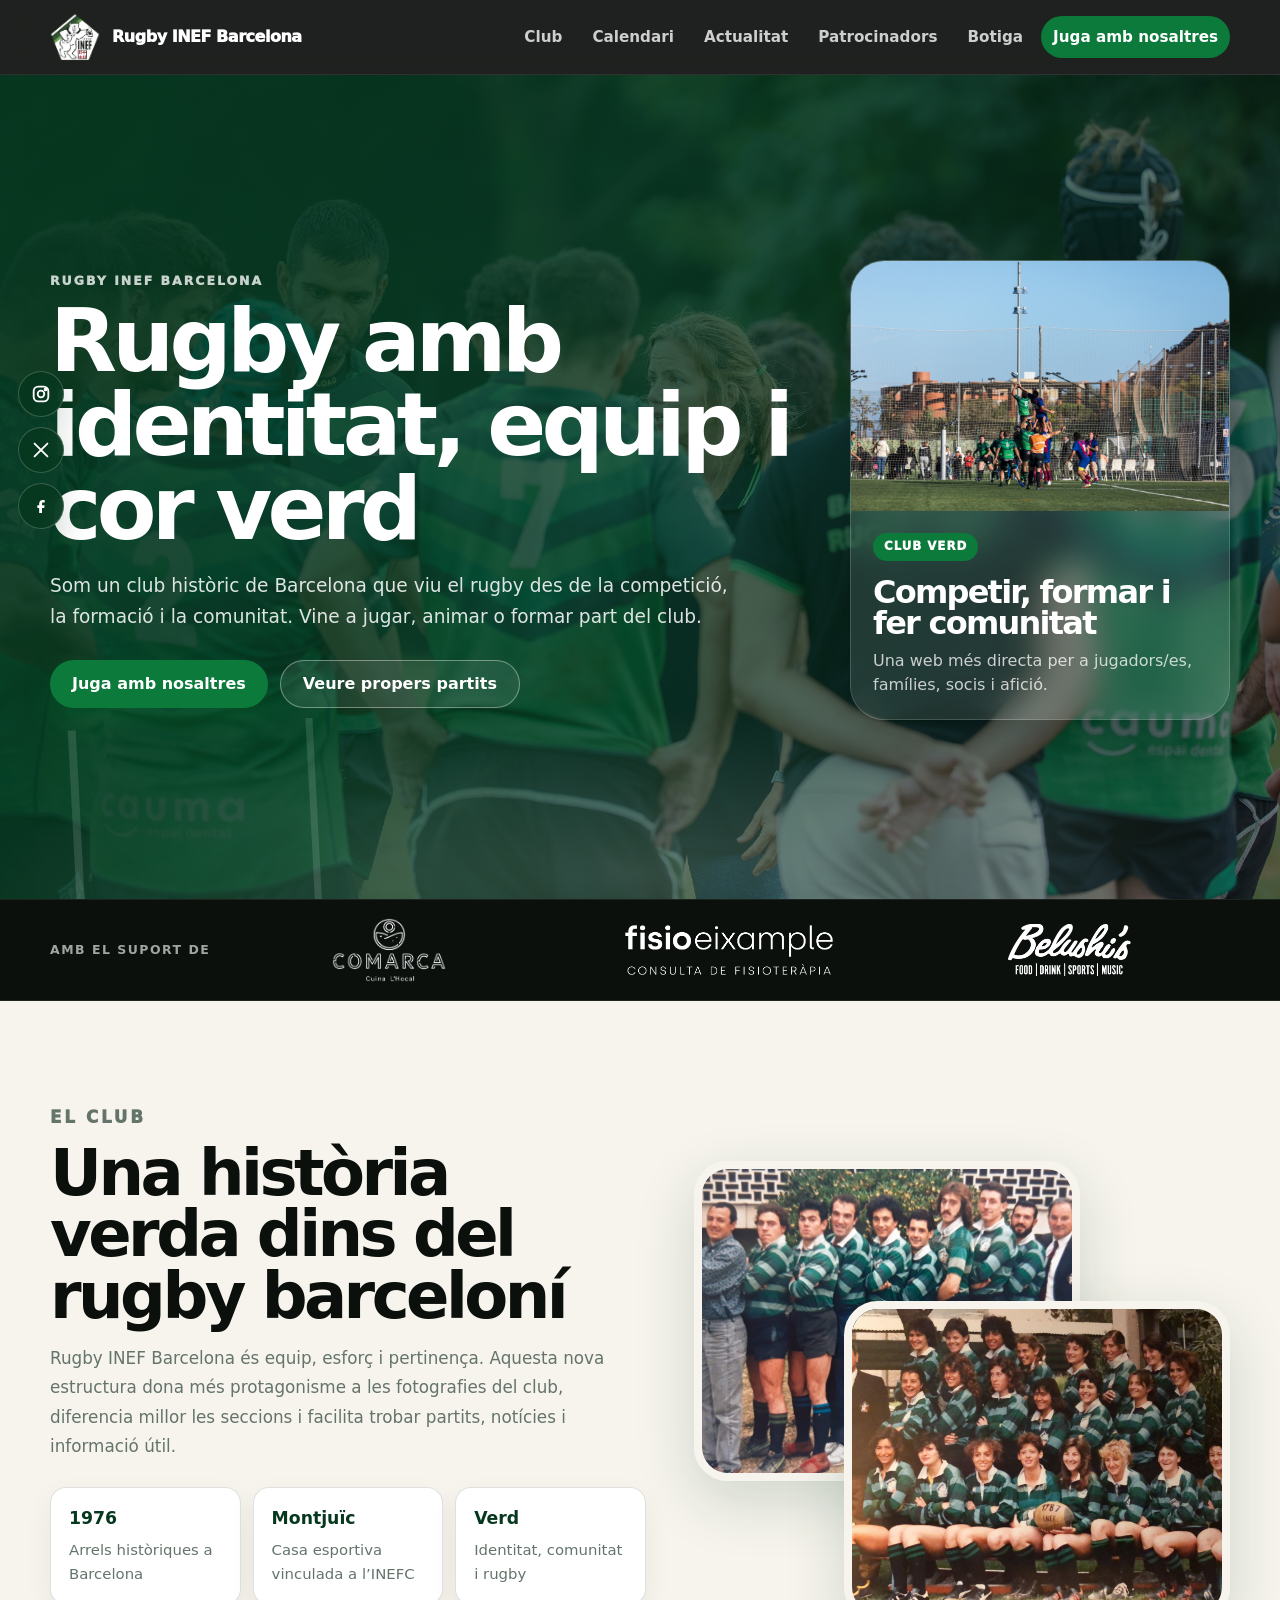
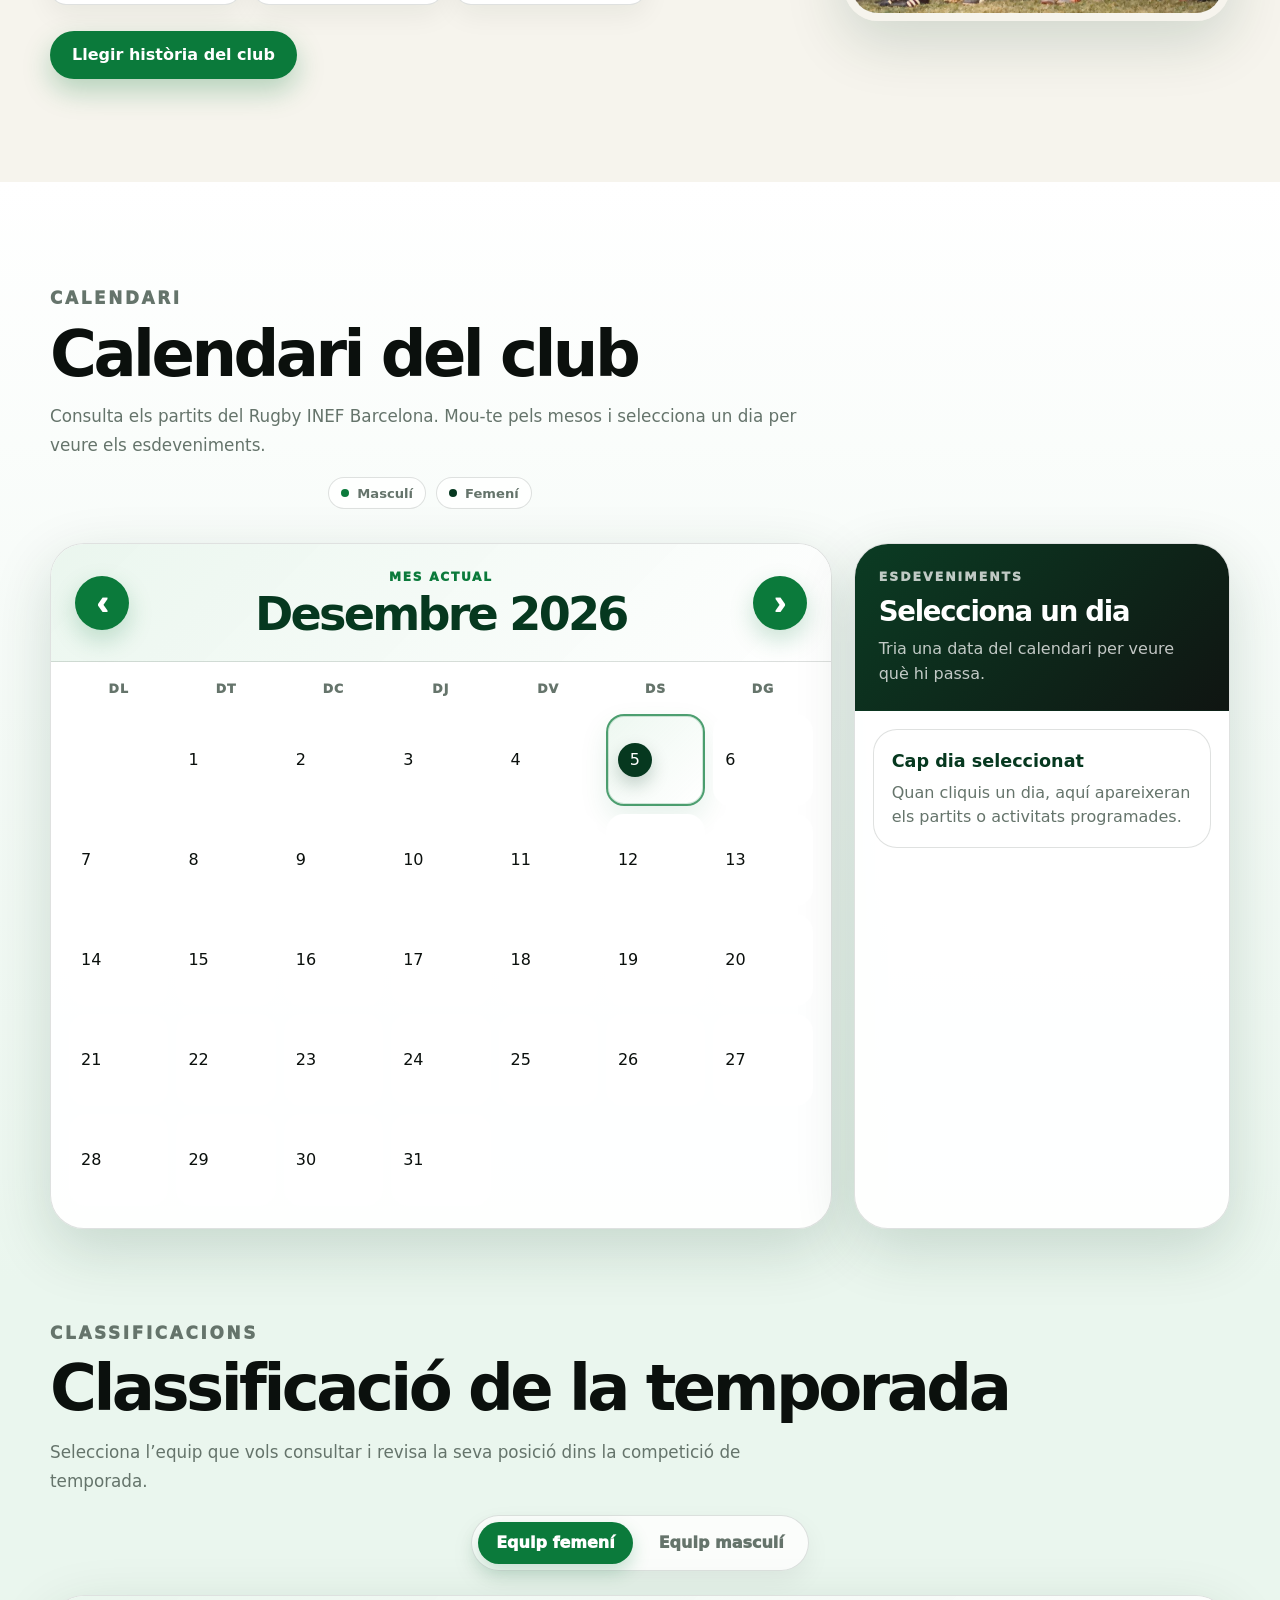
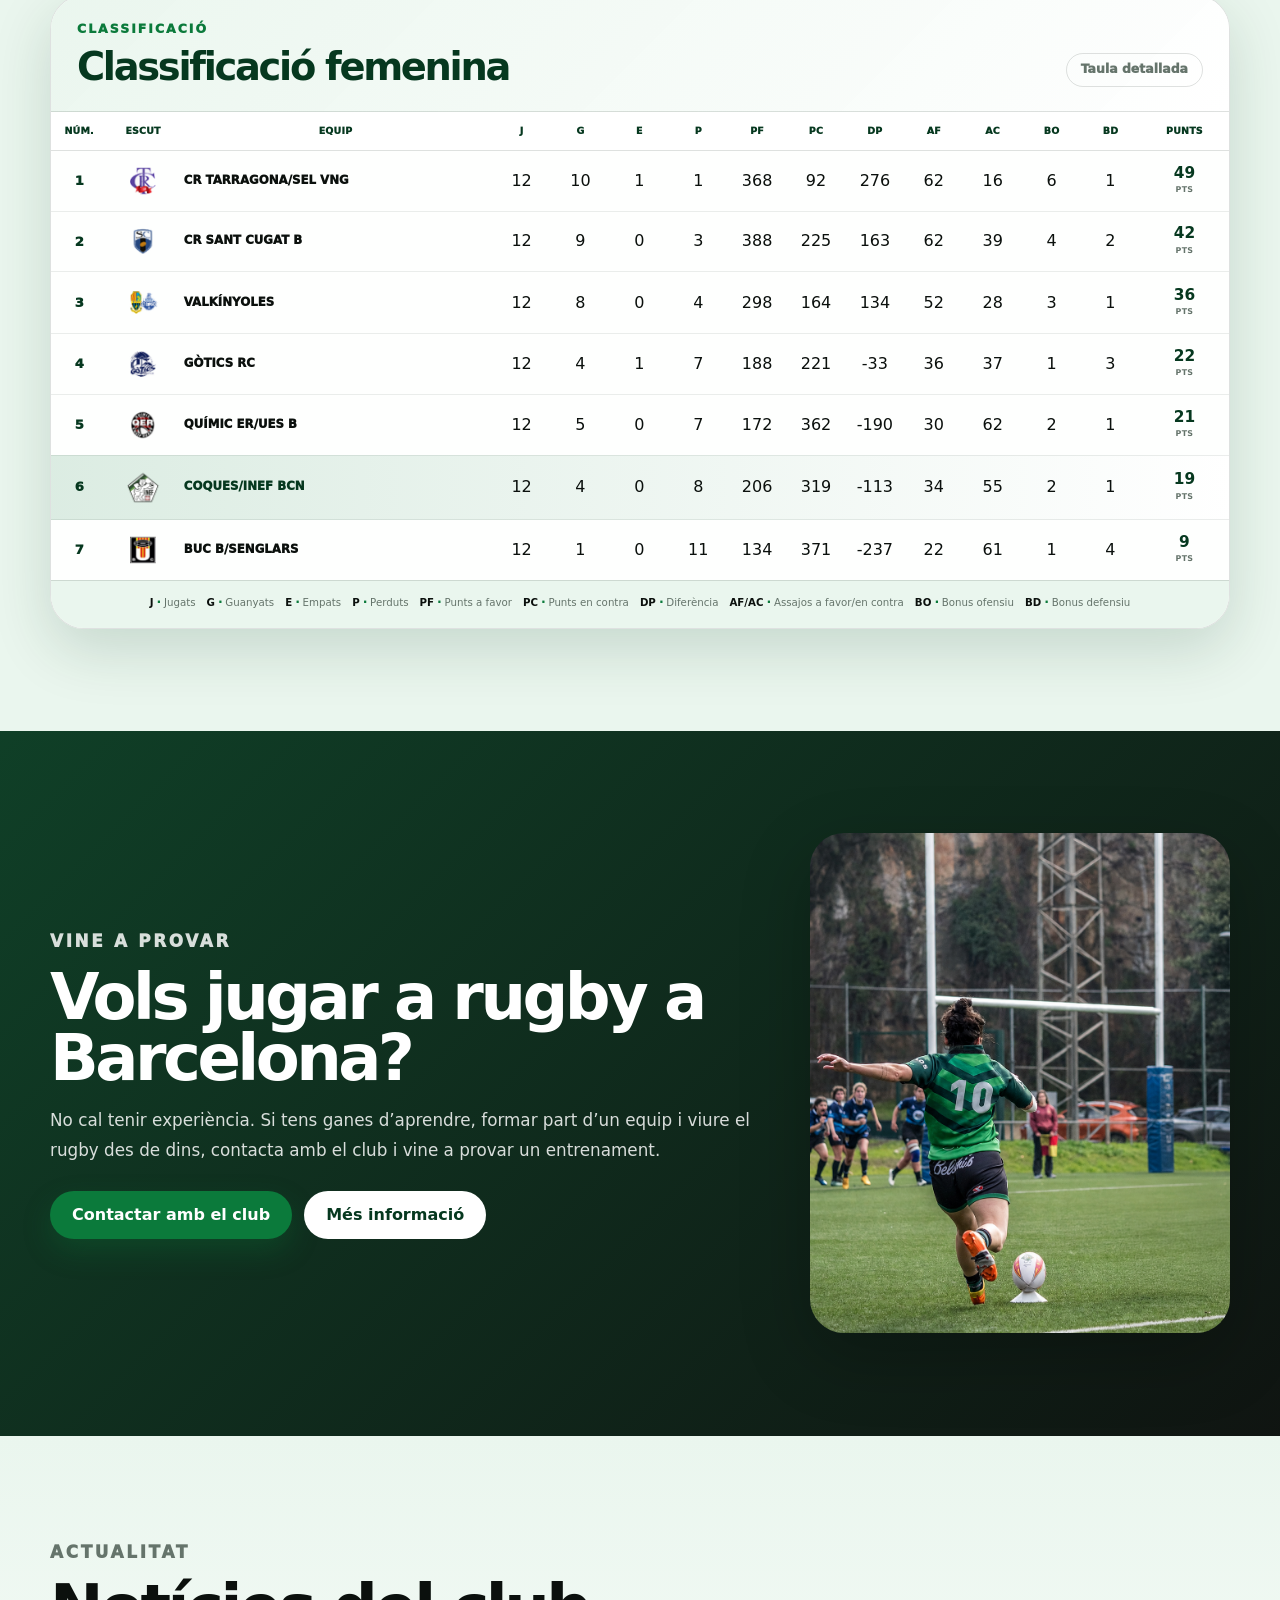
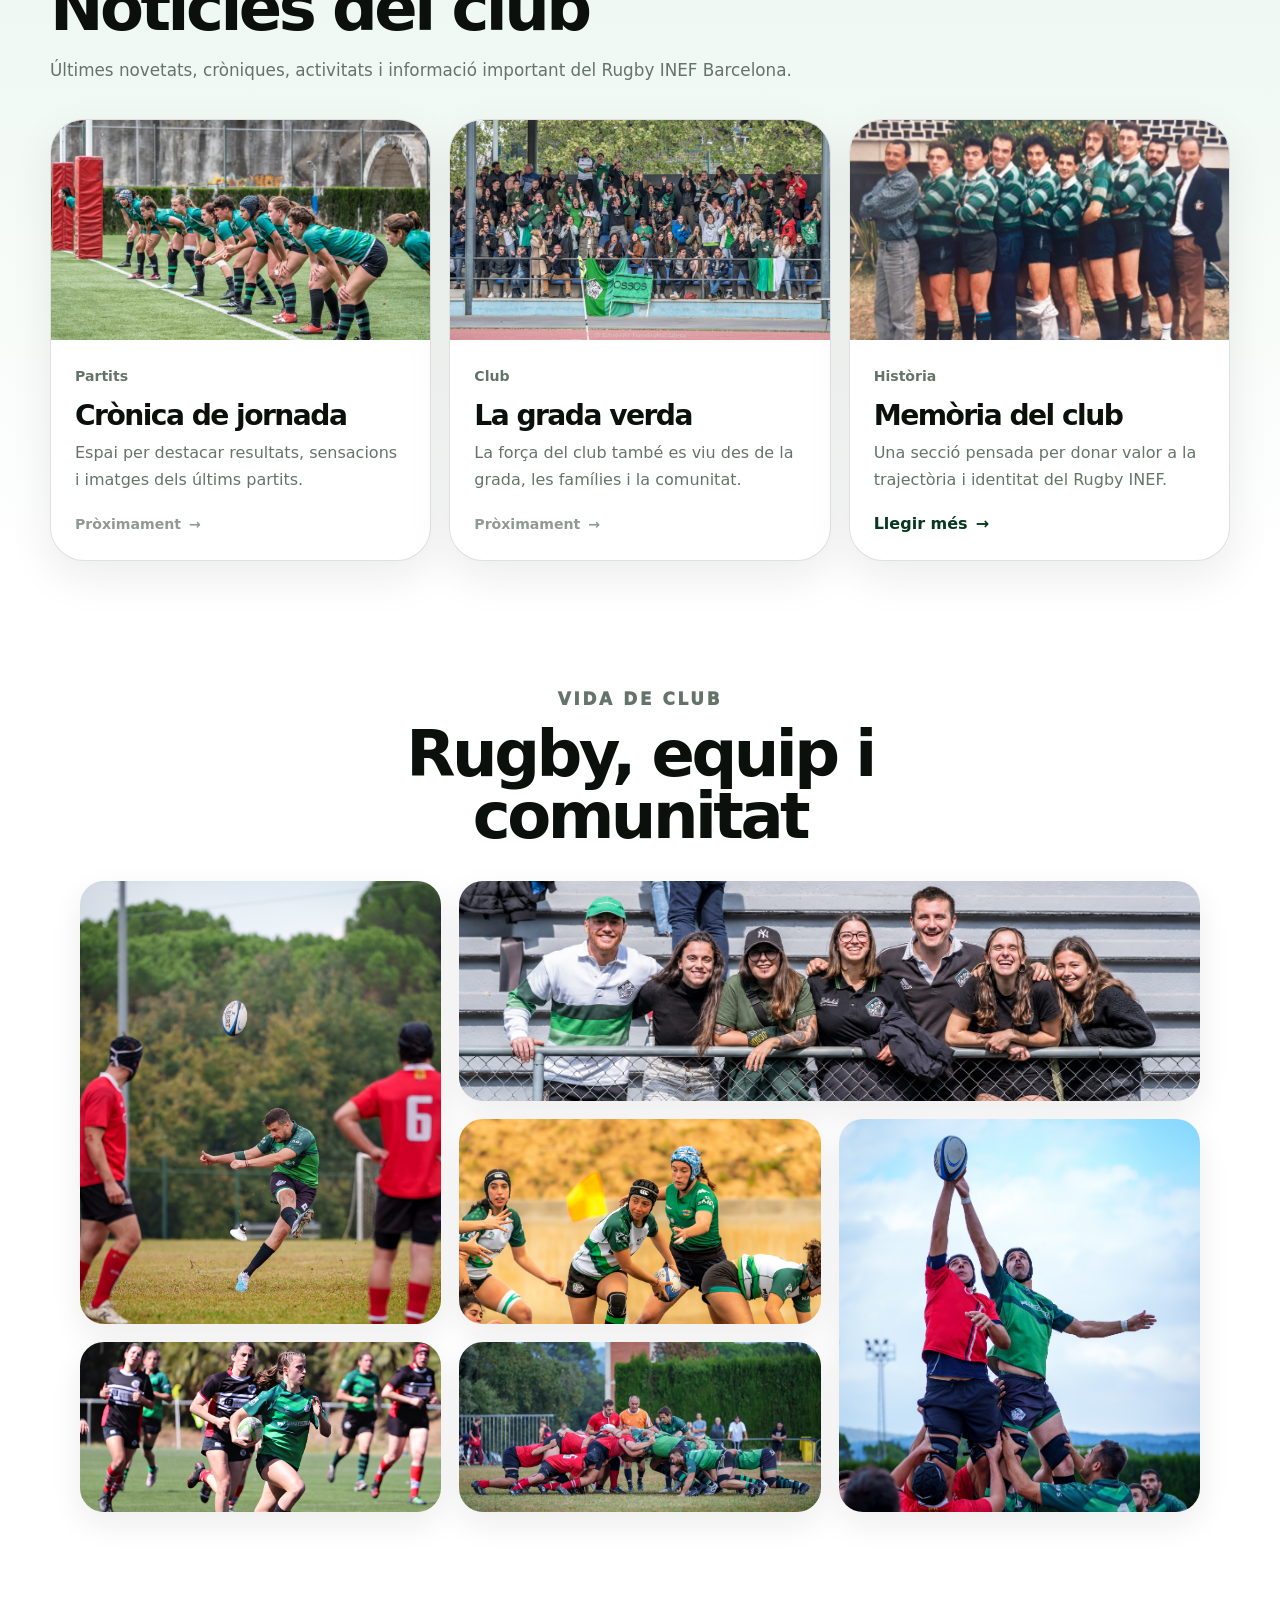
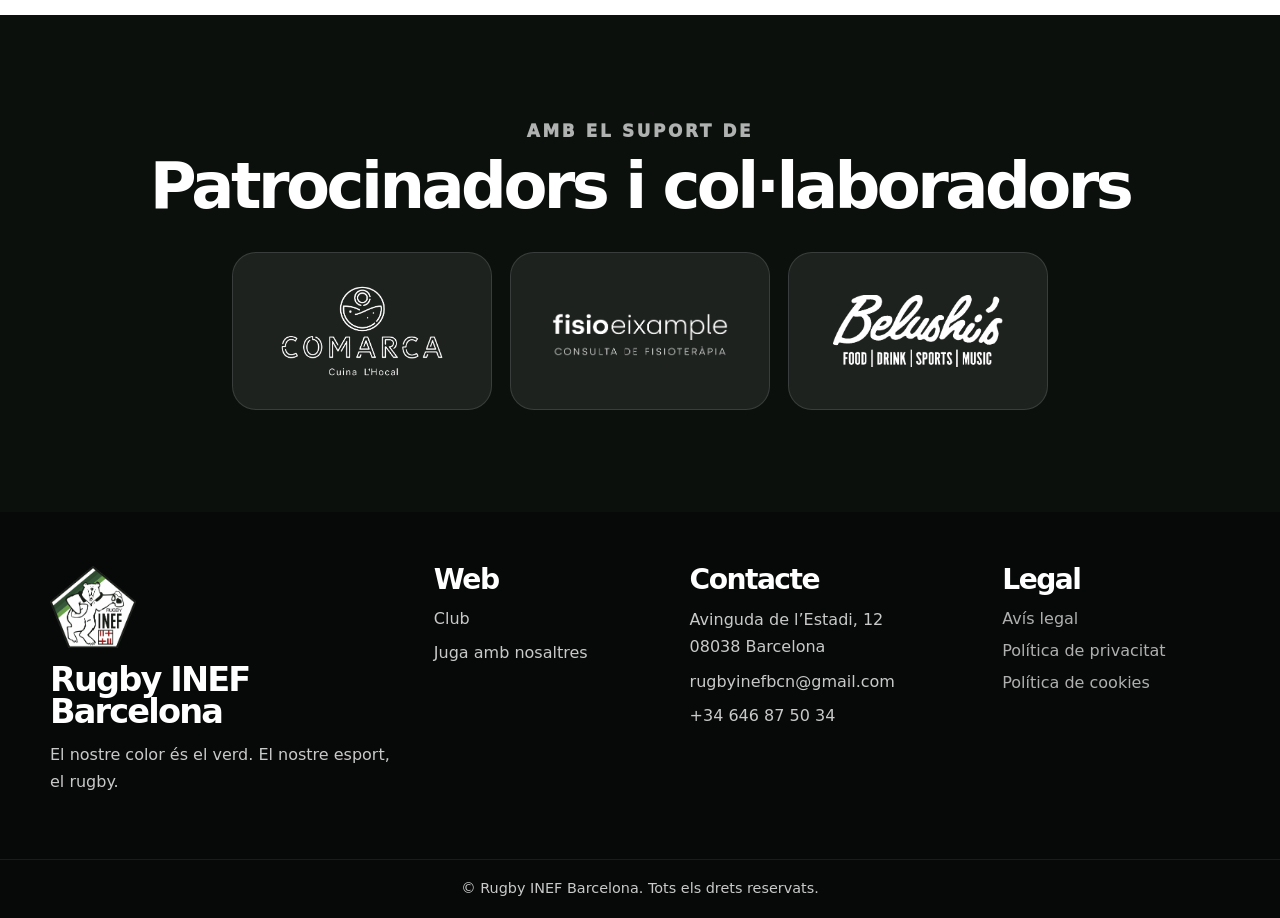
<file: index.html>
<!DOCTYPE html>
<html lang="ca">
<head>
  <meta charset="UTF-8" />
  <meta name="viewport" content="width=device-width, initial-scale=1.0" />
  <meta name="description" content="Web redissenyada del Rugby INEF Barcelona: club, equips, propers partits, notícies i patrocinadors." />
  <title>Rugby - INEF Barcelona</title>
  <link rel="icon" type="image/png" href="favicon.png" />
  <link rel="shortcut icon" href="favicon.ico" />
  <link rel="stylesheet" href="styles.css" />
</head>
<body>

    <!-- SOCIAL FIX -->
    <nav class="rib-social-fixed" aria-label="Xarxes socials del Rugby INEF Barcelona">
      <a class="rib-social-fixed__link" href="https://www.instagram.com/rugbyinefbcn/" target="_blank" rel="noopener noreferrer" aria-label="Instagram del Rugby INEF Barcelona">
        <svg viewBox="0 0 24 24" aria-hidden="true" focusable="false">
          <rect x="4" y="4" width="16" height="16" rx="5"></rect>
          <circle cx="12" cy="12" r="3.6"></circle>
          <circle cx="17" cy="7" r="1"></circle>
        </svg>
      </a>
      <a class="rib-social-fixed__link" href="https://x.com/rugbyinefbcn?lang=es" target="_blank" rel="noopener noreferrer" aria-label="X del Rugby INEF Barcelona">
        <svg viewBox="0 0 24 24" aria-hidden="true" focusable="false">
          <path d="M5 5L19 19M19 5L5 19"></path>
        </svg>
      </a>
      <a class="rib-social-fixed__link" href="https://www.facebook.com/RugbyINEF/" target="_blank" rel="noopener noreferrer" aria-label="Facebook del Rugby INEF Barcelona">
        <svg viewBox="0 0 24 24" aria-hidden="true" focusable="false">
          <path d="M14.5 8.2H16V5.5h-2.1c-2.5 0-3.9 1.5-3.9 4v1.7H8v2.9h2v5.4h3.1v-5.4h2.4l.4-2.9h-2.8V9.7c0-1 .4-1.5 1.4-1.5Z"></path>
        </svg>
      </a>
    </nav>

  <header class="rib-header" id="top">
    <a class="rib-logo" href="index.html" aria-label="Rugby INEF Barcelona - Inici">
      <img src="patrocinadors_i_logos/INEF_original_sense fons.png" alt="Logo Rugby INEF Barcelona" />
      <span>Rugby INEF Barcelona</span>
    </a>

    <button class="rib-menu-toggle" type="button" aria-label="Obrir menú" aria-expanded="false" data-menu-toggle>
      <span></span><span></span><span></span>
    </button>

    <nav class="rib-nav" aria-label="Navegació principal" data-main-nav>
      <a href="index.html#club">Club</a>
      <a href="#propers-partits">Calendari</a>
      <a href="#noticies">Actualitat</a>
      <a href="#patrocinadors">Patrocinadors</a>
      <a href="botiga.html">Botiga</a>
      <a class="rib-nav__cta" href="juga-amb-nosaltres.html">Juga amb nosaltres</a>
    </nav>
  </header>

  <main>
    <!-- HERO PRINCIPAL -->
    <section class="rib-hero" id="inici" aria-labelledby="rib-hero-title">
      <div class="rib-hero__bg" aria-hidden="true"></div>
      <div class="rib-container rib-hero__grid">
        <div class="rib-hero__content">
          <p class="rib-eyebrow rib-eyebrow--light">Rugby INEF Barcelona</p>
          <h1 id="rib-hero-title">Rugby amb identitat, equip i cor verd</h1>
          <p>
            Som un club històric de Barcelona que viu el rugby des de la competició,
            la formació i la comunitat. Vine a jugar, animar o formar part del club.
          </p>
          <div class="rib-hero__actions">
            <a class="rib-btn rib-btn--primary" href="juga-amb-nosaltres.html">Juga amb nosaltres</a>
            <a class="rib-btn rib-btn--ghost" href="#propers-partits">Veure propers partits</a>
          </div>
        </div>

        <aside class="rib-hero-card" aria-label="Destacats del club">
          <img class="rib-gallery-photo--rug-3" src="imatges/Rug_10.jpg" alt="Equip femení del Rugby INEF Barcelona fent pinya" />
          <div>
            <span class="rib-badge">Club verd</span>
            <h2>Competir, formar i fer comunitat</h2>
            <p>Una web més directa per a jugadors/es, famílies, socis i afició.</p>
          </div>
        </aside>
      </div>
    </section>

    <!-- FRANJA DE PATROCINADORS COM A SEPARADOR -->
    <section class="rib-sponsor-strip" aria-label="Patrocinadors principals">
      <div class="rib-container rib-sponsor-strip__grid">
        <span>Amb el suport de</span>
        <img src="patrocinadors_i_logos/Comarca-Photoroom.png" alt="Comarca" />
        <img src="patrocinadors_i_logos/Logo_fisioeixample_web_Mesa de trabajo 1 copia 7.png" alt="Fisioeixample" />
        <img src="patrocinadors_i_logos/Logo Belushi's blanc.png" alt="Belushi's" />
      </div>
    </section>

    <!-- CLUB -->
    <section class="rib-section rib-club" id="club" aria-labelledby="rib-club-title">
      <div class="rib-container rib-split">
        <div class="rib-split__content">
          <p class="rib-eyebrow">El club</p>
          <h2 id="rib-club-title">Una història verda dins del rugby barceloní</h2>
          <p>
            Rugby INEF Barcelona és equip, esforç i pertinença. Aquesta nova estructura dona més protagonisme
            a les fotografies del club, diferencia millor les seccions i facilita trobar partits, notícies i informació útil.
          </p>
          <div class="rib-stats" aria-label="Dades destacades">
            <article><strong>1976</strong><span>Arrels històriques a Barcelona</span></article>
            <article><strong>Montjuïc</strong><span>Casa esportiva vinculada a l’INEFC</span></article>
            <article><strong>Verd</strong><span>Identitat, comunitat i rugby</span></article>
          </div>
          <div class="rib-section-actions">
            <a class="rib-btn rib-btn--primary" href="club.html">Llegir història del club</a>
          </div>
        </div>
        <div class="rib-photo-stack" aria-hidden="true">
          <img class="rib-gallery-photo--rug-ant-3" src="imatges/Rug_Ant_2.jpg" alt="" />
          <img class="rib-gallery-photo--rug-11" src="imatges/Rug_Ant_3.jpg" alt="" />
        </div>
      </div>
    </section>
    <!-- CALENDARI -->
    <section class="rib-section rib-calendar-section" id="propers-partits" aria-labelledby="rib-calendar-title">
      <div class="rib-container">
        <div class="rib-section-head">
          <p class="rib-eyebrow">Calendari</p>
          <h2 id="rib-calendar-title">Calendari del club</h2>
          <p>Consulta els partits del Rugby INEF Barcelona. Mou-te pels mesos i selecciona un dia per veure els esdeveniments.</p>
          <div class="rib-calendar-legend" aria-label="Llegenda del calendari">
            <span><i class="rib-calendar-dot rib-calendar-dot--masculi"></i> Masculí</span>
            <span><i class="rib-calendar-dot rib-calendar-dot--femeni"></i> Femení</span>
          </div>
        </div>

        <div class="rib-calendar-layout">
          <div class="rib-calendar-card">
            <div class="rib-calendar-header">
              <button class="rib-calendar-nav" type="button" aria-label="Mes anterior" data-calendar-prev>‹</button>
              <div>
                <p class="rib-calendar-kicker">Mes actual</p>
                <h3 data-calendar-title>Gener 2026</h3>
              </div>
              <button class="rib-calendar-nav" type="button" aria-label="Mes següent" data-calendar-next>›</button>
            </div>

            <div class="rib-calendar-weekdays" aria-hidden="true">
              <span>Dl</span>
              <span>Dt</span>
              <span>Dc</span>
              <span>Dj</span>
              <span>Dv</span>
              <span>Ds</span>
              <span>Dg</span>
            </div>

            <div class="rib-calendar-grid" data-calendar-grid aria-label="Calendari mensual"></div>
          </div>

          <aside class="rib-calendar-events" aria-labelledby="rib-calendar-events-title">
            <div class="rib-calendar-events__head">
              <p class="rib-eyebrow">Esdeveniments</p>
              <h3 id="rib-calendar-events-title" data-selected-day-title>Selecciona un dia</h3>
              <p data-selected-day-subtitle>Tria una data del calendari per veure què hi passa.</p>
            </div>

            <div class="rib-calendar-events__list" data-events-list>
              <article class="rib-calendar-empty">
                <strong>Cap dia seleccionat</strong>
                <span>Quan cliquis un dia, aquí apareixeran els partits o activitats programades.</span>
              </article>
            </div>
          </aside>
        </div>
      </div>
    </section>

    <p class="rib-empty-state" hidden>Encara no hi ha partits programats. Torna aviat per consultar el calendari.</p>
        </div>

        <!-- EDITA AQUÍ ELS PARTITS MASCULINS -->
        <div class="rib-match-panel" id="partits-masculi" role="tabpanel" data-match-panel="masculi" hidden>
          <div class="rib-match-grid">
            <article class="rib-match-card rib-match-card--home">
              <div class="rib-match-card__top">
                <span class="rib-badge">Local</span>
                <span>Lliga catalana · Masculí</span>
              </div>

              <div class="rib-matchup" aria-label="CR INEF BCN contra CR SPARTANS">
                <div class="rib-match-team">
                  <img class="rib-match-crest rib-match-crest--inef" src="escuts_equips/inef_bcn.png" alt="Escut CR INEF BCN" />
                  <strong>CR INEF BCN</strong>
                </div>

                <span class="rib-matchup__vs">VS</span>

                <div class="rib-match-team">
                  <img class="rib-match-crest rib-match-crest--spartans" src="escuts_equips/cr_spartans.png" alt="Escut CR SPARTANS" />
                  <strong>CR SPARTANS</strong>
                </div>
              </div>

              <dl class="rib-match-info">
                <div><dt>Data</dt><dd>Dissabte, 00/00/2026</dd></div>
                <div><dt>Hora</dt><dd>10:00 h</dd></div>
                <div><dt>Camp</dt><dd>FOIXARDA</dd></div>
              </dl>
              <a class="rib-card-link" href="juga-amb-nosaltres.html">Veure detalls</a>
            </article>

            <article class="rib-match-card rib-match-card--away">
              <div class="rib-match-card__top">
                <span class="rib-badge rib-badge--dark">Visitant</span>
                <span>Competició pendent</span>
              </div>

              <div class="rib-matchup" aria-label="RC CORNELLÀ contra CR INEF BCN">
                <div class="rib-match-team">
                  <img class="rib-match-crest rib-match-crest--cornella" src="escuts_equips/rc_cornella.png" alt="Escut RC CORNELLÀ" />
                  <strong>RC CORNELLÀ</strong>
                </div>

                <span class="rib-matchup__vs">VS</span>

                <div class="rib-match-team">
                  <img class="rib-match-crest rib-match-crest--inef" src="escuts_equips/inef_bcn.png" alt="Escut CR INEF BCN" />
                  <strong>CR INEF BCN</strong>
                </div>
              </div>

              <dl class="rib-match-info">
                <div><dt>Data</dt><dd>Diumenge, 00/00/2026</dd></div>
                <div><dt>Hora</dt><dd>16:45 h</dd></div>
                <div><dt>Camp</dt><dd>PILAR PONS</dd></div>
              </dl>
              <a class="rib-card-link" href="juga-amb-nosaltres.html">Veure detalls</a>
            </article>
          </div>

          <section class="rib-standings" aria-labelledby="rib-standings-masculina">
            <div class="rib-standings__head">
              <div>
                <p class="rib-eyebrow">Classificació</p>
                <h3 id="rib-standings-masculina">Classificació masculina</h3>
              </div>
              <span class="rib-standings__note">Taula detallada</span>
            </div>

            <div class="rib-standings__table-wrap">
              <table class="rib-standings-table rib-standings-table--detailed">
                <thead>
                  <tr>
                    <th scope="col">Núm.</th>
                    <th scope="col">Escut</th>
                    <th scope="col">Equip</th>
                    <th scope="col">J</th>
                    <th scope="col">G</th>
                    <th scope="col">E</th>
                    <th scope="col">P</th>
                    <th scope="col">PF</th>
                    <th scope="col">PC</th>
                    <th scope="col">DP</th>
                    <th scope="col">AF</th>
                    <th scope="col">AC</th>
                    <th scope="col">BO</th>
                    <th scope="col">BD</th>
                    <th scope="col">Punts</th>
                  </tr>
                </thead>
                <tbody>
                <tr>
                  <td class="rib-standing-rank">1</td>
                  <td class="rib-standing-crest">
                    <img class="rib-crest rib-crest--sant-cugat-xv" src="escuts_equips/cr_sant_cugat_xv.png" alt="Escut CR SANT CUGAT XV" />
                  </td>
                  <td class="rib-standing-name">CR SANT CUGAT XV</td>
                  <td>14</td>
                  <td>9</td>
                  <td>0</td>
                  <td>5</td>
                  <td>460</td>
                  <td>248</td>
                  <td>212</td>
                  <td>76</td>
                  <td>36</td>
                  <td>8</td>
                  <td>5</td>
                  <td class="rib-standing-points"><strong>49</strong><span>pts</span></td>
                </tr>
                <tr>
                  <td class="rib-standing-rank">2</td>
                  <td class="rib-standing-crest">
                    <img class="rib-crest rib-crest--geieg" src="escuts_equips/geieg.png" alt="Escut GEIEG" />
                  </td>
                  <td class="rib-standing-name">GEIEG</td>
                  <td>14</td>
                  <td>9</td>
                  <td>0</td>
                  <td>5</td>
                  <td>384</td>
                  <td>324</td>
                  <td>60</td>
                  <td>56</td>
                  <td>49</td>
                  <td>5</td>
                  <td>1</td>
                  <td class="rib-standing-points"><strong>42</strong><span>pts</span></td>
                </tr>
                <tr class="rib-standing-row--club">
                  <td class="rib-standing-rank">3</td>
                  <td class="rib-standing-crest">
                    <img class="rib-crest rib-crest--inef" src="escuts_equips/inef_bcn.png" alt="Escut CR INEF BCN" />
                  </td>
                  <td class="rib-standing-name">CR INEF BCN</td>
                  <td>14</td>
                  <td>9</td>
                  <td>0</td>
                  <td>5</td>
                  <td>372</td>
                  <td>302</td>
                  <td>70</td>
                  <td>52</td>
                  <td>44</td>
                  <td>4</td>
                  <td>1</td>
                  <td class="rib-standing-points"><strong>41</strong><span>pts</span></td>
                </tr>
                <tr>
                  <td class="rib-standing-rank">4</td>
                  <td class="rib-standing-crest">
                    <img class="rib-crest rib-crest--andorra" src="escuts_equips/vpc_andorra_b.png" alt="Escut VPC ANDORRA B" />
                  </td>
                  <td class="rib-standing-name">VPC ANDORRA B</td>
                  <td>14</td>
                  <td>9</td>
                  <td>0</td>
                  <td>5</td>
                  <td>373</td>
                  <td>336</td>
                  <td>37</td>
                  <td>57</td>
                  <td>50</td>
                  <td>2</td>
                  <td>2</td>
                  <td class="rib-standing-points"><strong>40</strong><span>pts</span></td>
                </tr>
                <tr>
                  <td class="rib-standing-rank">5</td>
                  <td class="rib-standing-crest">
                    <img class="rib-crest rib-crest--cornella" src="escuts_equips/rc_cornella.png" alt="Escut RC CORNELLÀ" />
                  </td>
                  <td class="rib-standing-name">RC CORNELLÀ</td>
                  <td>14</td>
                  <td>8</td>
                  <td>0</td>
                  <td>6</td>
                  <td>387</td>
                  <td>343</td>
                  <td>44</td>
                  <td>54</td>
                  <td>54</td>
                  <td>5</td>
                  <td>2</td>
                  <td class="rib-standing-points"><strong>39</strong><span>pts</span></td>
                </tr>
                <tr>
                  <td class="rib-standing-rank">6</td>
                  <td class="rib-standing-crest">
                    <img class="rib-crest rib-crest--badalona" src="escuts_equips/rc_badalona.png" alt="Escut RC BADALONA" />
                  </td>
                  <td class="rib-standing-name">RC BADALONA</td>
                  <td>14</td>
                  <td>5</td>
                  <td>0</td>
                  <td>9</td>
                  <td>340</td>
                  <td>378</td>
                  <td>-38</td>
                  <td>54</td>
                  <td>56</td>
                  <td>1</td>
                  <td>5</td>
                  <td class="rib-standing-points"><strong>26</strong><span>pts</span></td>
                </tr>
                <tr>
                  <td class="rib-standing-rank">7</td>
                  <td class="rib-standing-crest">
                    <img class="rib-crest rib-crest--senglars" src="escuts_equips/rc_senglars.png" alt="Escut RC SENGLARS" />
                  </td>
                  <td class="rib-standing-name">RC SENGLARS</td>
                  <td>15</td>
                  <td>5</td>
                  <td>0</td>
                  <td>10</td>
                  <td>265</td>
                  <td>467</td>
                  <td>-202</td>
                  <td>44</td>
                  <td>70</td>
                  <td>0</td>
                  <td>1</td>
                  <td class="rib-standing-points"><strong>21</strong><span>pts</span></td>
                </tr>
                <tr>
                  <td class="rib-standing-rank">8</td>
                  <td class="rib-standing-crest">
                    <img class="rib-crest rib-crest--spartans" src="escuts_equips/cr_spartans.png" alt="Escut CR SPARTANS" />
                  </td>
                  <td class="rib-standing-name">CR SPARTANS</td>
                  <td>14</td>
                  <td>3</td>
                  <td>0</td>
                  <td>11</td>
                  <td>312</td>
                  <td>489</td>
                  <td>-177</td>
                  <td>42</td>
                  <td>76</td>
                  <td>1</td>
                  <td>3</td>
                  <td class="rib-standing-points"><strong>16</strong><span>pts</span></td>
                </tr>
                <tr>
                  <td class="rib-standing-rank">9</td>
                  <td class="rib-standing-crest">
                    <img class="rib-crest rib-crest--rinyoles" src="escuts_equips/rinyoles_rc.png" alt="Escut RINYOLES RC" />
                  </td>
                  <td class="rib-standing-name">RINYOLES RC</td>
                  <td>1</td>
                  <td>0</td>
                  <td>0</td>
                  <td>1</td>
                  <td>14</td>
                  <td>20</td>
                  <td>-6</td>
                  <td>2</td>
                  <td>2</td>
                  <td>0</td>
                  <td>1</td>
                  <td class="rib-standing-points"><strong>1</strong><span>pts</span></td>
                </tr>
                </tbody>
              </table>
            </div>

            <div class="rib-standings-legend">
              <div class="rib-standings-legend__line">
                <span><strong>J</strong> <em>·</em> Jugats</span>
                <span><strong>G</strong> <em>·</em> Guanyats</span>
                <span><strong>E</strong> <em>·</em> Empats</span>
                <span><strong>P</strong> <em>·</em> Perduts</span>
                <span><strong>PF</strong> <em>·</em> Punts a favor</span>
                <span><strong>PC</strong> <em>·</em> Punts en contra</span>
                <span><strong>DP</strong> <em>·</em> Diferència</span>
                <span><strong>AF/AC</strong> <em>·</em> Assajos a favor/en contra</span>
                <span><strong>BO</strong> <em>·</em> Bonus ofensiu</span>
                <span><strong>BD</strong> <em>·</em> Bonus defensiu</span>
              </div>
            </div>
          </section>
          <p class="rib-empty-state" hidden>Encara no hi ha partits programats. Torna aviat per consultar el calendari.</p>
        </div>
      </div>
    </section>
    <!-- CLASSIFICACIONS -->
    <section class="rib-section rib-classifications" id="classificacions" aria-labelledby="rib-classifications-title">
      <div class="rib-container">
        <div class="rib-section-head">
          <p class="rib-eyebrow">Classificacions</p>
          <h2 id="rib-classifications-title">Classificació de la temporada</h2>
          <p class="rib-classifications-copy">Selecciona l’equip que vols consultar i revisa la seva posició dins la competició de temporada.</p>
          
        </div>

        <div class="rib-classification-tabs" role="tablist" aria-label="Filtrar classificació per equip">
          <button class="rib-classification-tabs__button is-active" type="button" role="tab" aria-selected="true" aria-controls="classificacio-femeni" data-classification-tab="femeni">Equip femení</button>
          <button class="rib-classification-tabs__button" type="button" role="tab" aria-selected="false" aria-controls="classificacio-masculi" data-classification-tab="masculi">Equip masculí</button>
        </div>

        <div class="rib-classification-panel is-active" id="classificacio-femeni" role="tabpanel" data-classification-panel="femeni">
          <section class="rib-standings" aria-labelledby="rib-standings-femenina">
            <div class="rib-standings__head">
              <div>
                <p class="rib-eyebrow">Classificació</p>
                <h3 id="rib-standings-femenina">Classificació femenina</h3>
              </div>
              <span class="rib-standings__note">Taula detallada</span>
            </div>

            <div class="rib-standings__table-wrap">
              <table class="rib-standings-table rib-standings-table--detailed">
                <thead>
                  <tr>
                    <th scope="col">Núm.</th>
                    <th scope="col">Escut</th>
                    <th scope="col">Equip</th>
                    <th scope="col">J</th>
                    <th scope="col">G</th>
                    <th scope="col">E</th>
                    <th scope="col">P</th>
                    <th scope="col">PF</th>
                    <th scope="col">PC</th>
                    <th scope="col">DP</th>
                    <th scope="col">AF</th>
                    <th scope="col">AC</th>
                    <th scope="col">BO</th>
                    <th scope="col">BD</th>
                    <th scope="col">Punts</th>
                  </tr>
                </thead>
                <tbody>
                <tr>
                  <td class="rib-standing-rank">1</td>
                  <td class="rib-standing-crest">
                    <img class="rib-crest rib-crest--tarragona" src="escuts_equips/cr_tarragona_sel_vng.png" alt="Escut CR TARRAGONA/SEL VNG" />
                  </td>
                  <td class="rib-standing-name">CR TARRAGONA/SEL VNG</td>
                  <td>12</td>
                  <td>10</td>
                  <td>1</td>
                  <td>1</td>
                  <td>368</td>
                  <td>92</td>
                  <td>276</td>
                  <td>62</td>
                  <td>16</td>
                  <td>6</td>
                  <td>1</td>
                  <td class="rib-standing-points"><strong>49</strong><span>pts</span></td>
                </tr>
                <tr>
                  <td class="rib-standing-rank">2</td>
                  <td class="rib-standing-crest">
                    <img class="rib-crest rib-crest--sant-cugat" src="escuts_equips/cr_sant_cugat_b.png" alt="Escut CR SANT CUGAT B" />
                  </td>
                  <td class="rib-standing-name">CR SANT CUGAT B</td>
                  <td>12</td>
                  <td>9</td>
                  <td>0</td>
                  <td>3</td>
                  <td>388</td>
                  <td>225</td>
                  <td>163</td>
                  <td>62</td>
                  <td>39</td>
                  <td>4</td>
                  <td>2</td>
                  <td class="rib-standing-points"><strong>42</strong><span>pts</span></td>
                </tr>
                <tr>
                  <td class="rib-standing-rank">3</td>
                  <td class="rib-standing-crest">
                    <img class="rib-crest rib-crest--valkinyoles" src="escuts_equips/valkinyoles.png" alt="Escut VALKÍNYOLES" />
                  </td>
                  <td class="rib-standing-name">VALKÍNYOLES</td>
                  <td>12</td>
                  <td>8</td>
                  <td>0</td>
                  <td>4</td>
                  <td>298</td>
                  <td>164</td>
                  <td>134</td>
                  <td>52</td>
                  <td>28</td>
                  <td>3</td>
                  <td>1</td>
                  <td class="rib-standing-points"><strong>36</strong><span>pts</span></td>
                </tr>
                <tr>
                  <td class="rib-standing-rank">4</td>
                  <td class="rib-standing-crest">
                    <img class="rib-crest rib-crest--gotics" src="escuts_equips/gotics_rc.png" alt="Escut GÒTICS RC" />
                  </td>
                  <td class="rib-standing-name">GÒTICS RC</td>
                  <td>12</td>
                  <td>4</td>
                  <td>1</td>
                  <td>7</td>
                  <td>188</td>
                  <td>221</td>
                  <td>-33</td>
                  <td>36</td>
                  <td>37</td>
                  <td>1</td>
                  <td>3</td>
                  <td class="rib-standing-points"><strong>22</strong><span>pts</span></td>
                </tr>
                <tr>
                  <td class="rib-standing-rank">5</td>
                  <td class="rib-standing-crest">
                    <img class="rib-crest rib-crest--quimic" src="escuts_equips/quimic_er_ues_b.png" alt="Escut QUÍMIC ER/UES B" />
                  </td>
                  <td class="rib-standing-name">QUÍMIC ER/UES B</td>
                  <td>12</td>
                  <td>5</td>
                  <td>0</td>
                  <td>7</td>
                  <td>172</td>
                  <td>362</td>
                  <td>-190</td>
                  <td>30</td>
                  <td>62</td>
                  <td>2</td>
                  <td>1</td>
                  <td class="rib-standing-points"><strong>21</strong><span>pts</span></td>
                </tr>
                <tr class="rib-standing-row--club">
                  <td class="rib-standing-rank">6</td>
                  <td class="rib-standing-crest">
                    <img class="rib-crest rib-crest--inef" src="escuts_equips/inef_bcn.png" alt="Escut COQUES/INEF BCN" />
                  </td>
                  <td class="rib-standing-name">COQUES/INEF BCN</td>
                  <td>12</td>
                  <td>4</td>
                  <td>0</td>
                  <td>8</td>
                  <td>206</td>
                  <td>319</td>
                  <td>-113</td>
                  <td>34</td>
                  <td>55</td>
                  <td>2</td>
                  <td>1</td>
                  <td class="rib-standing-points"><strong>19</strong><span>pts</span></td>
                </tr>
                <tr>
                  <td class="rib-standing-rank">7</td>
                  <td class="rib-standing-crest">
                    <img class="rib-crest rib-crest--buc" src="escuts_equips/buc_b_senglars.png" alt="Escut BUC B/SENGLARS" />
                  </td>
                  <td class="rib-standing-name">BUC B/SENGLARS</td>
                  <td>12</td>
                  <td>1</td>
                  <td>0</td>
                  <td>11</td>
                  <td>134</td>
                  <td>371</td>
                  <td>-237</td>
                  <td>22</td>
                  <td>61</td>
                  <td>1</td>
                  <td>4</td>
                  <td class="rib-standing-points"><strong>9</strong><span>pts</span></td>
                </tr>
                </tbody>
              </table>
            </div>

            <div class="rib-standings-legend">
              <div class="rib-standings-legend__line">
                <span><strong>J</strong> <em>·</em> Jugats</span>
                <span><strong>G</strong> <em>·</em> Guanyats</span>
                <span><strong>E</strong> <em>·</em> Empats</span>
                <span><strong>P</strong> <em>·</em> Perduts</span>
                <span><strong>PF</strong> <em>·</em> Punts a favor</span>
                <span><strong>PC</strong> <em>·</em> Punts en contra</span>
                <span><strong>DP</strong> <em>·</em> Diferència</span>
                <span><strong>AF/AC</strong> <em>·</em> Assajos a favor/en contra</span>
                <span><strong>BO</strong> <em>·</em> Bonus ofensiu</span>
                <span><strong>BD</strong> <em>·</em> Bonus defensiu</span>
              </div>
            </div>
          </section>
        </div>

        <div class="rib-classification-panel" id="classificacio-masculi" role="tabpanel" data-classification-panel="masculi" hidden>
          <section class="rib-standings" aria-labelledby="rib-standings-masculina">
            <div class="rib-standings__head">
              <div>
                <p class="rib-eyebrow">Classificació</p>
                <h3 id="rib-standings-masculina">Classificació masculina</h3>
              </div>
              <span class="rib-standings__note">Taula detallada</span>
            </div>

            <div class="rib-standings__table-wrap">
              <table class="rib-standings-table rib-standings-table--detailed">
                <thead>
                  <tr>
                    <th scope="col">Núm.</th>
                    <th scope="col">Escut</th>
                    <th scope="col">Equip</th>
                    <th scope="col">J</th>
                    <th scope="col">G</th>
                    <th scope="col">E</th>
                    <th scope="col">P</th>
                    <th scope="col">PF</th>
                    <th scope="col">PC</th>
                    <th scope="col">DP</th>
                    <th scope="col">AF</th>
                    <th scope="col">AC</th>
                    <th scope="col">BO</th>
                    <th scope="col">BD</th>
                    <th scope="col">Punts</th>
                  </tr>
                </thead>
                <tbody>
                <tr>
                  <td class="rib-standing-rank">1</td>
                  <td class="rib-standing-crest">
                    <img class="rib-crest rib-crest--sant-cugat-xv" src="escuts_equips/cr_sant_cugat_xv.png" alt="Escut CR SANT CUGAT XV" />
                  </td>
                  <td class="rib-standing-name">CR SANT CUGAT XV</td>
                  <td>14</td>
                  <td>9</td>
                  <td>0</td>
                  <td>5</td>
                  <td>460</td>
                  <td>248</td>
                  <td>212</td>
                  <td>76</td>
                  <td>36</td>
                  <td>8</td>
                  <td>5</td>
                  <td class="rib-standing-points"><strong>49</strong><span>pts</span></td>
                </tr>
                <tr>
                  <td class="rib-standing-rank">2</td>
                  <td class="rib-standing-crest">
                    <img class="rib-crest rib-crest--geieg" src="escuts_equips/geieg.png" alt="Escut GEIEG" />
                  </td>
                  <td class="rib-standing-name">GEIEG</td>
                  <td>14</td>
                  <td>9</td>
                  <td>0</td>
                  <td>5</td>
                  <td>384</td>
                  <td>324</td>
                  <td>60</td>
                  <td>56</td>
                  <td>49</td>
                  <td>5</td>
                  <td>1</td>
                  <td class="rib-standing-points"><strong>42</strong><span>pts</span></td>
                </tr>
                <tr class="rib-standing-row--club">
                  <td class="rib-standing-rank">3</td>
                  <td class="rib-standing-crest">
                    <img class="rib-crest rib-crest--inef" src="escuts_equips/inef_bcn.png" alt="Escut CR INEF BCN" />
                  </td>
                  <td class="rib-standing-name">CR INEF BCN</td>
                  <td>14</td>
                  <td>9</td>
                  <td>0</td>
                  <td>5</td>
                  <td>372</td>
                  <td>302</td>
                  <td>70</td>
                  <td>52</td>
                  <td>44</td>
                  <td>4</td>
                  <td>1</td>
                  <td class="rib-standing-points"><strong>41</strong><span>pts</span></td>
                </tr>
                <tr>
                  <td class="rib-standing-rank">4</td>
                  <td class="rib-standing-crest">
                    <img class="rib-crest rib-crest--andorra" src="escuts_equips/vpc_andorra_b.png" alt="Escut VPC ANDORRA B" />
                  </td>
                  <td class="rib-standing-name">VPC ANDORRA B</td>
                  <td>14</td>
                  <td>9</td>
                  <td>0</td>
                  <td>5</td>
                  <td>373</td>
                  <td>336</td>
                  <td>37</td>
                  <td>57</td>
                  <td>50</td>
                  <td>2</td>
                  <td>2</td>
                  <td class="rib-standing-points"><strong>40</strong><span>pts</span></td>
                </tr>
                <tr>
                  <td class="rib-standing-rank">5</td>
                  <td class="rib-standing-crest">
                    <img class="rib-crest rib-crest--cornella" src="escuts_equips/rc_cornella.png" alt="Escut RC CORNELLÀ" />
                  </td>
                  <td class="rib-standing-name">RC CORNELLÀ</td>
                  <td>14</td>
                  <td>8</td>
                  <td>0</td>
                  <td>6</td>
                  <td>387</td>
                  <td>343</td>
                  <td>44</td>
                  <td>54</td>
                  <td>54</td>
                  <td>5</td>
                  <td>2</td>
                  <td class="rib-standing-points"><strong>39</strong><span>pts</span></td>
                </tr>
                <tr>
                  <td class="rib-standing-rank">6</td>
                  <td class="rib-standing-crest">
                    <img class="rib-crest rib-crest--badalona" src="escuts_equips/rc_badalona.png" alt="Escut RC BADALONA" />
                  </td>
                  <td class="rib-standing-name">RC BADALONA</td>
                  <td>14</td>
                  <td>5</td>
                  <td>0</td>
                  <td>9</td>
                  <td>340</td>
                  <td>378</td>
                  <td>-38</td>
                  <td>54</td>
                  <td>56</td>
                  <td>1</td>
                  <td>5</td>
                  <td class="rib-standing-points"><strong>26</strong><span>pts</span></td>
                </tr>
                <tr>
                  <td class="rib-standing-rank">7</td>
                  <td class="rib-standing-crest">
                    <img class="rib-crest rib-crest--senglars" src="escuts_equips/rc_senglars.png" alt="Escut RC SENGLARS" />
                  </td>
                  <td class="rib-standing-name">RC SENGLARS</td>
                  <td>15</td>
                  <td>5</td>
                  <td>0</td>
                  <td>10</td>
                  <td>265</td>
                  <td>467</td>
                  <td>-202</td>
                  <td>44</td>
                  <td>70</td>
                  <td>0</td>
                  <td>1</td>
                  <td class="rib-standing-points"><strong>21</strong><span>pts</span></td>
                </tr>
                <tr>
                  <td class="rib-standing-rank">8</td>
                  <td class="rib-standing-crest">
                    <img class="rib-crest rib-crest--spartans" src="escuts_equips/cr_spartans.png" alt="Escut CR SPARTANS" />
                  </td>
                  <td class="rib-standing-name">CR SPARTANS</td>
                  <td>14</td>
                  <td>3</td>
                  <td>0</td>
                  <td>11</td>
                  <td>312</td>
                  <td>489</td>
                  <td>-177</td>
                  <td>42</td>
                  <td>76</td>
                  <td>1</td>
                  <td>3</td>
                  <td class="rib-standing-points"><strong>16</strong><span>pts</span></td>
                </tr>
                <tr>
                  <td class="rib-standing-rank">9</td>
                  <td class="rib-standing-crest">
                    <img class="rib-crest rib-crest--rinyoles" src="escuts_equips/rinyoles_rc.png" alt="Escut RINYOLES RC" />
                  </td>
                  <td class="rib-standing-name">RINYOLES RC</td>
                  <td>1</td>
                  <td>0</td>
                  <td>0</td>
                  <td>1</td>
                  <td>14</td>
                  <td>20</td>
                  <td>-6</td>
                  <td>2</td>
                  <td>2</td>
                  <td>0</td>
                  <td>1</td>
                  <td class="rib-standing-points"><strong>1</strong><span>pts</span></td>
                </tr>
                </tbody>
              </table>
            </div>

            <div class="rib-standings-legend">
              <div class="rib-standings-legend__line">
                <span><strong>J</strong> <em>·</em> Jugats</span>
                <span><strong>G</strong> <em>·</em> Guanyats</span>
                <span><strong>E</strong> <em>·</em> Empats</span>
                <span><strong>P</strong> <em>·</em> Perduts</span>
                <span><strong>PF</strong> <em>·</em> Punts a favor</span>
                <span><strong>PC</strong> <em>·</em> Punts en contra</span>
                <span><strong>DP</strong> <em>·</em> Diferència</span>
                <span><strong>AF/AC</strong> <em>·</em> Assajos a favor/en contra</span>
                <span><strong>BO</strong> <em>·</em> Bonus ofensiu</span>
                <span><strong>BD</strong> <em>·</em> Bonus defensiu</span>
              </div>
            </div>
          </section>
        </div>
      </div>
    </section>

    <!-- JUGA AMB NOSALTRES -->
    <section class="rib-section rib-join" id="juga" aria-labelledby="rib-join-title">
      <div class="rib-container rib-join__grid">
        <div>
          <p class="rib-eyebrow rib-eyebrow--light">Vine a provar</p>
          <h2 id="rib-join-title">Vols jugar a rugby a Barcelona?</h2>
          <p>
            No cal tenir experiència. Si tens ganes d’aprendre, formar part d’un equip i viure el rugby des de dins,
            contacta amb el club i vine a provar un entrenament.
          </p>
          <div class="rib-join__actions">
            <a class="rib-btn rib-btn--primary" href="juga-amb-nosaltres.html">Contactar amb el club</a>
            <a class="rib-btn rib-btn--secondary" href="juga-amb-nosaltres.html">Més informació</a>
          </div>
        </div>
        <img class="rib-gallery-photo--rug-1" src="imatges/Rug_1.png" alt="Jugadora del Rugby INEF Barcelona xutant a pals" />
      </div>
    </section>

    <!-- NOTÍCIES / ACTUALITAT -->
    <section class="rib-section rib-news" id="noticies" aria-labelledby="rib-news-title">
      <div class="rib-container">
        <div class="rib-section-head">
          <p class="rib-eyebrow">Actualitat</p>
          <h2 id="rib-news-title">Notícies del club</h2>
          <p>Últimes novetats, cròniques, activitats i informació important del Rugby INEF Barcelona.</p>
        </div>

        <div class="rib-news-grid">
          <article class="rib-news-card">
            <img class="rib-gallery-photo--rug-4" src="imatges/Rug_11.jpg" alt="Melé del Rugby INEF Barcelona" />
            <div>
              <span>Partits</span>
              <h3>Crònica de jornada</h3>
              <p>Espai per destacar resultats, sensacions i imatges dels últims partits.</p>
              <span class="rib-card-link rib-card-link--disabled">Pròximament</span>
            </div>
          </article>
          <article class="rib-news-card">
            <img class="rib-gallery-photo--grada" src="imatges/Grada_Verda.jpg" alt="Afició del Rugby INEF Barcelona animant a la grada" />
            <div>
              <span>Club</span>
              <h3>La grada verda</h3>
              <p>La força del club també es viu des de la grada, les famílies i la comunitat.</p>
              <span class="rib-card-link rib-card-link--disabled">Pròximament</span>
            </div>
          </article>
          <article class="rib-news-card">
            <img class="rib-gallery-photo--rug-ant-2" src="imatges/Rug_Ant_2.jpg" alt="Fotografia històrica del Rugby INEF Barcelona" />
            <div>
              <span>Història</span>
              <h3>Memòria del club</h3>
              <p>Una secció pensada per donar valor a la trajectòria i identitat del Rugby INEF.</p>
              <a class="rib-card-link" href="club.html">Llegir més</a>
            </div>
          </article>
        </div>
      </div>
    </section>
    <!-- GALERIA -->
    <section class="rib-section rib-gallery" aria-labelledby="rib-gallery-title">
      <div class="rib-container">
        <div class="rib-section-head rib-section-head--center">
          <p class="rib-eyebrow">Vida de club</p>
          <h2 id="rib-gallery-title">Rugby, equip i comunitat</h2>
        </div>

        <div class="rib-gallery-layout" aria-label="Galeria del Rugby INEF Barcelona">
          <figure class="rib-gallery-layout__item rib-gallery-layout__item--left-main">
            <img src="imatges/Rug_5.jpg" alt="Jugador xutant una pilota de rugby" />
          </figure>

          <figure class="rib-gallery-layout__item rib-gallery-layout__item--left-bottom">
            <img src="imatges/Rug_12.JPG" alt="Jugadora del Rugby INEF Barcelona corrent amb la pilota" />
          </figure>

          <figure class="rib-gallery-layout__item rib-gallery-layout__item--top-wide">
            <img src="imatges/Rug_2.png" alt="Membres del club somrient a la grada" />
          </figure>

          <figure class="rib-gallery-layout__item rib-gallery-layout__item--middle-one">
            <img src="imatges/Rug_13.jpg" alt="Acció de joc del Rugby INEF Barcelona" />
          </figure>

          <figure class="rib-gallery-layout__item rib-gallery-layout__item--middle-two">
            <img src="imatges/Rug_4.jpg" alt="Melé del Rugby INEF Barcelona" />
          </figure>

          <figure class="rib-gallery-layout__item rib-gallery-layout__item--right-main">
            <img src="imatges/Rug_6.jpg" alt="Touche del Rugby INEF Barcelona" />
          </figure>
        </div>
      </div>
    </section>

    <!-- PATROCINADORS -->
    <section class="rib-section rib-sponsors" id="patrocinadors" aria-labelledby="rib-sponsors-title">
      <div class="rib-container">
        <div class="rib-section-head rib-section-head--center">
          <p class="rib-eyebrow">Amb el suport de</p>
          <h2 id="rib-sponsors-title">Patrocinadors i col·laboradors</h2>
        </div>
        <div class="rib-sponsors__grid">
          <a class="rib-sponsor-logo" href="https://www.instagram.com/comarca_lhocal/?hl=es" target="_blank" rel="noopener noreferrer" aria-label="Comarca"><img src="patrocinadors_i_logos/Comarca-Photoroom.png" alt="Comarca" /></a>
          <a class="rib-sponsor-logo" href="https://fisioeixample.setmore.com" target="_blank" rel="noopener noreferrer" aria-label="Fisioeixample"><img src="patrocinadors_i_logos/Logo_fisioeixample_web_Mesa de trabajo 1 copia 7.png" alt="Fisioeixample" /></a>
          <a class="rib-sponsor-logo" href="https://belushis.com/barcelona-las-ramblas" target="_blank" rel="noopener noreferrer" aria-label="Belushi's"><img src="patrocinadors_i_logos/Logo Belushi's blanc.png" alt="Belushi's" /></a>
        </div>
      </div>
    </section>
  </main>

  <footer class="rib-footer" id="contacte">
    <div class="rib-container rib-footer__grid">
      <div>
        <img src="patrocinadors_i_logos/INEF_original_sense fons.png" alt="Logo Rugby INEF Barcelona" />
        <h2>Rugby INEF Barcelona</h2>
        <p>El nostre color és el verd. El nostre esport, el rugby.</p>
      </div>
      <nav aria-label="Enllaços de la web">
        <h3>Web</h3>
        <a href="index.html#club">Club</a>
          <a href="juga-amb-nosaltres.html">Juga amb nosaltres</a>
      </nav>
      <div>
        <h3>Contacte</h3>
        <p>Avinguda de l’Estadi, 12<br />08038 Barcelona</p>
        <a href="mailto:rugbyinefbcn@gmail.com">rugbyinefbcn@gmail.com</a>
        <a href="tel:+34646875034">+34 646 87 50 34</a>
      </div>
      <nav aria-label="Informació legal">
        <h3>Legal</h3>
        <span>Avís legal</span>
        <span>Política de privacitat</span>
        <span>Política de cookies</span>
      </nav>
    </div>
    <div class="rib-footer__bottom">© Rugby INEF Barcelona. Tots els drets reservats.</div>
  </footer>

  <script src="script.js"></script>
</body>
</html>
</file>
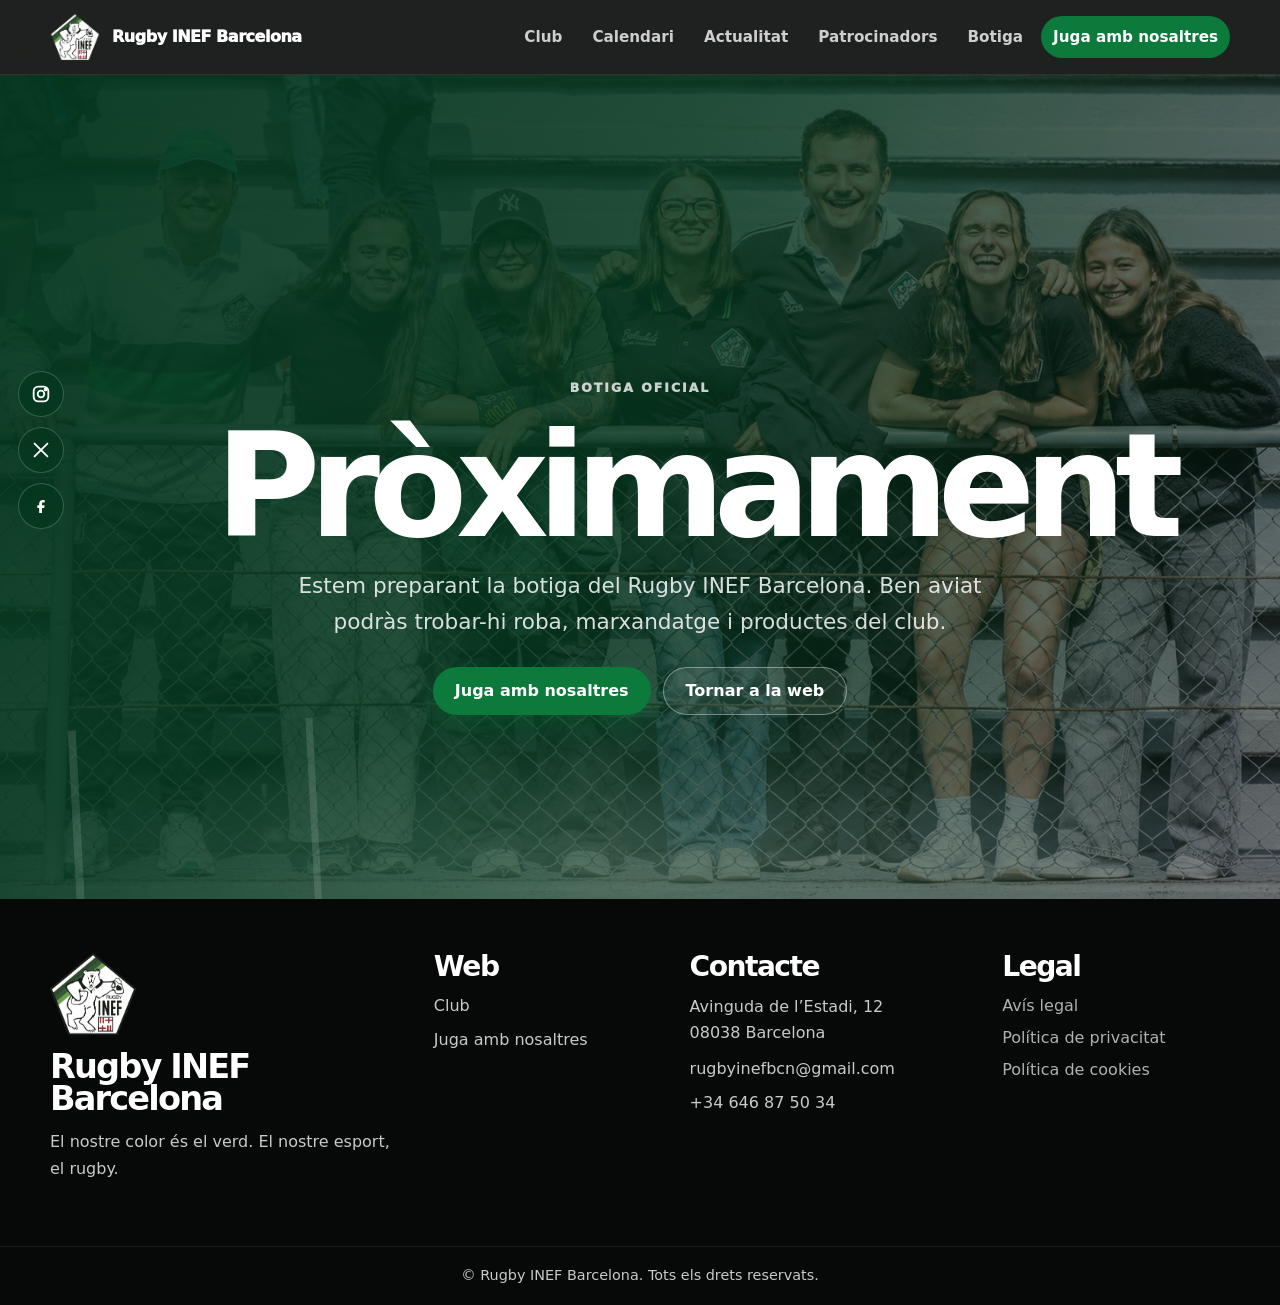
<file: botiga.html>
<!DOCTYPE html>
<html lang="ca">
<head>
  <meta charset="UTF-8" />
  <meta name="viewport" content="width=device-width, initial-scale=1.0" />
  <title>Botiga | Rugby - INEF Barcelona</title>
  <meta name="description" content="Botiga oficial del Rugby INEF Barcelona. Properament disponible." />
  <link rel="icon" type="image/png" href="favicon.png" />
  <link rel="shortcut icon" href="favicon.ico" />
  <link rel="stylesheet" href="styles.css" />
</head>
<body>

    <!-- SOCIAL FIX -->
    <nav class="rib-social-fixed" aria-label="Xarxes socials del Rugby INEF Barcelona">
      <a class="rib-social-fixed__link" href="https://www.instagram.com/rugbyinefbcn/" target="_blank" rel="noopener noreferrer" aria-label="Instagram del Rugby INEF Barcelona">
        <svg viewBox="0 0 24 24" aria-hidden="true" focusable="false">
          <rect x="4" y="4" width="16" height="16" rx="5"></rect>
          <circle cx="12" cy="12" r="3.6"></circle>
          <circle cx="17" cy="7" r="1"></circle>
        </svg>
      </a>
      <a class="rib-social-fixed__link" href="https://x.com/rugbyinefbcn?lang=es" target="_blank" rel="noopener noreferrer" aria-label="X del Rugby INEF Barcelona">
        <svg viewBox="0 0 24 24" aria-hidden="true" focusable="false">
          <path d="M5 5L19 19M19 5L5 19"></path>
        </svg>
      </a>
      <a class="rib-social-fixed__link" href="https://www.facebook.com/RugbyINEF/" target="_blank" rel="noopener noreferrer" aria-label="Facebook del Rugby INEF Barcelona">
        <svg viewBox="0 0 24 24" aria-hidden="true" focusable="false">
          <path d="M14.5 8.2H16V5.5h-2.1c-2.5 0-3.9 1.5-3.9 4v1.7H8v2.9h2v5.4h3.1v-5.4h2.4l.4-2.9h-2.8V9.7c0-1 .4-1.5 1.4-1.5Z"></path>
        </svg>
      </a>
    </nav>

  <header class="rib-header" id="top">
    <a class="rib-logo" href="index.html" aria-label="Rugby INEF Barcelona - Inici">
      <img src="patrocinadors_i_logos/INEF_original_sense fons.png" alt="Logo Rugby INEF Barcelona" />
      <span>Rugby INEF Barcelona</span>
    </a>

    <button class="rib-menu-toggle" type="button" aria-label="Obrir menú" aria-expanded="false" data-menu-toggle>
      <span></span><span></span><span></span>
    </button>

    <nav class="rib-nav" aria-label="Navegació principal" data-main-nav>
      <a href="index.html#club">Club</a>
      <a href="index.html#propers-partits">Calendari</a>
      <a href="index.html#noticies">Actualitat</a>
      <a href="index.html#patrocinadors">Patrocinadors</a>
      <a href="botiga.html">Botiga</a>
      <a class="rib-nav__cta" href="juga-amb-nosaltres.html">Juga amb nosaltres</a>
    </nav>
  </header>

  <main>
    <section class="rib-hero rib-shop-hero" id="inici" aria-labelledby="rib-shop-title">
      <div class="rib-hero__bg" aria-hidden="true"></div>
      <div class="rib-container rib-shop-coming">
        <p class="rib-eyebrow rib-eyebrow--light">Botiga oficial</p>
        <h1 id="rib-shop-title">Pròximament</h1>
        <p>
          Estem preparant la botiga del Rugby INEF Barcelona. Ben aviat podràs trobar-hi roba,
          marxandatge i productes del club.
        </p>
        <div class="rib-hero__actions">
          <a class="rib-btn rib-btn--primary" href="juga-amb-nosaltres.html">Juga amb nosaltres</a>
          <a class="rib-btn rib-btn--ghost" href="index.html">Tornar a la web</a>
        </div>
      </div>
    </section>
  </main>

  <footer class="rib-footer" id="contacte">
    <div class="rib-container rib-footer__grid">
      <div>
        <img src="patrocinadors_i_logos/INEF_original_sense fons.png" alt="Logo Rugby INEF Barcelona" />
        <h2>Rugby INEF Barcelona</h2>
        <p>El nostre color és el verd. El nostre esport, el rugby.</p>
      </div>
      <nav aria-label="Enllaços de la web">
        <h3>Web</h3>
        <a href="index.html#club">Club</a>
          <a href="juga-amb-nosaltres.html">Juga amb nosaltres</a>
      </nav>
      <div>
        <h3>Contacte</h3>
        <p>Avinguda de l’Estadi, 12<br />08038 Barcelona</p>
        <a href="mailto:rugbyinefbcn@gmail.com">rugbyinefbcn@gmail.com</a>
        <a href="tel:+34646875034">+34 646 87 50 34</a>
      </div>
      <nav aria-label="Informació legal">
        <h3>Legal</h3>
        <span>Avís legal</span>
        <span>Política de privacitat</span>
        <span>Política de cookies</span>
      </nav>
    </div>
    <div class="rib-footer__bottom">© Rugby INEF Barcelona. Tots els drets reservats.</div>
  </footer>

  <script src="script.js"></script>
</body>
</html>
</file>
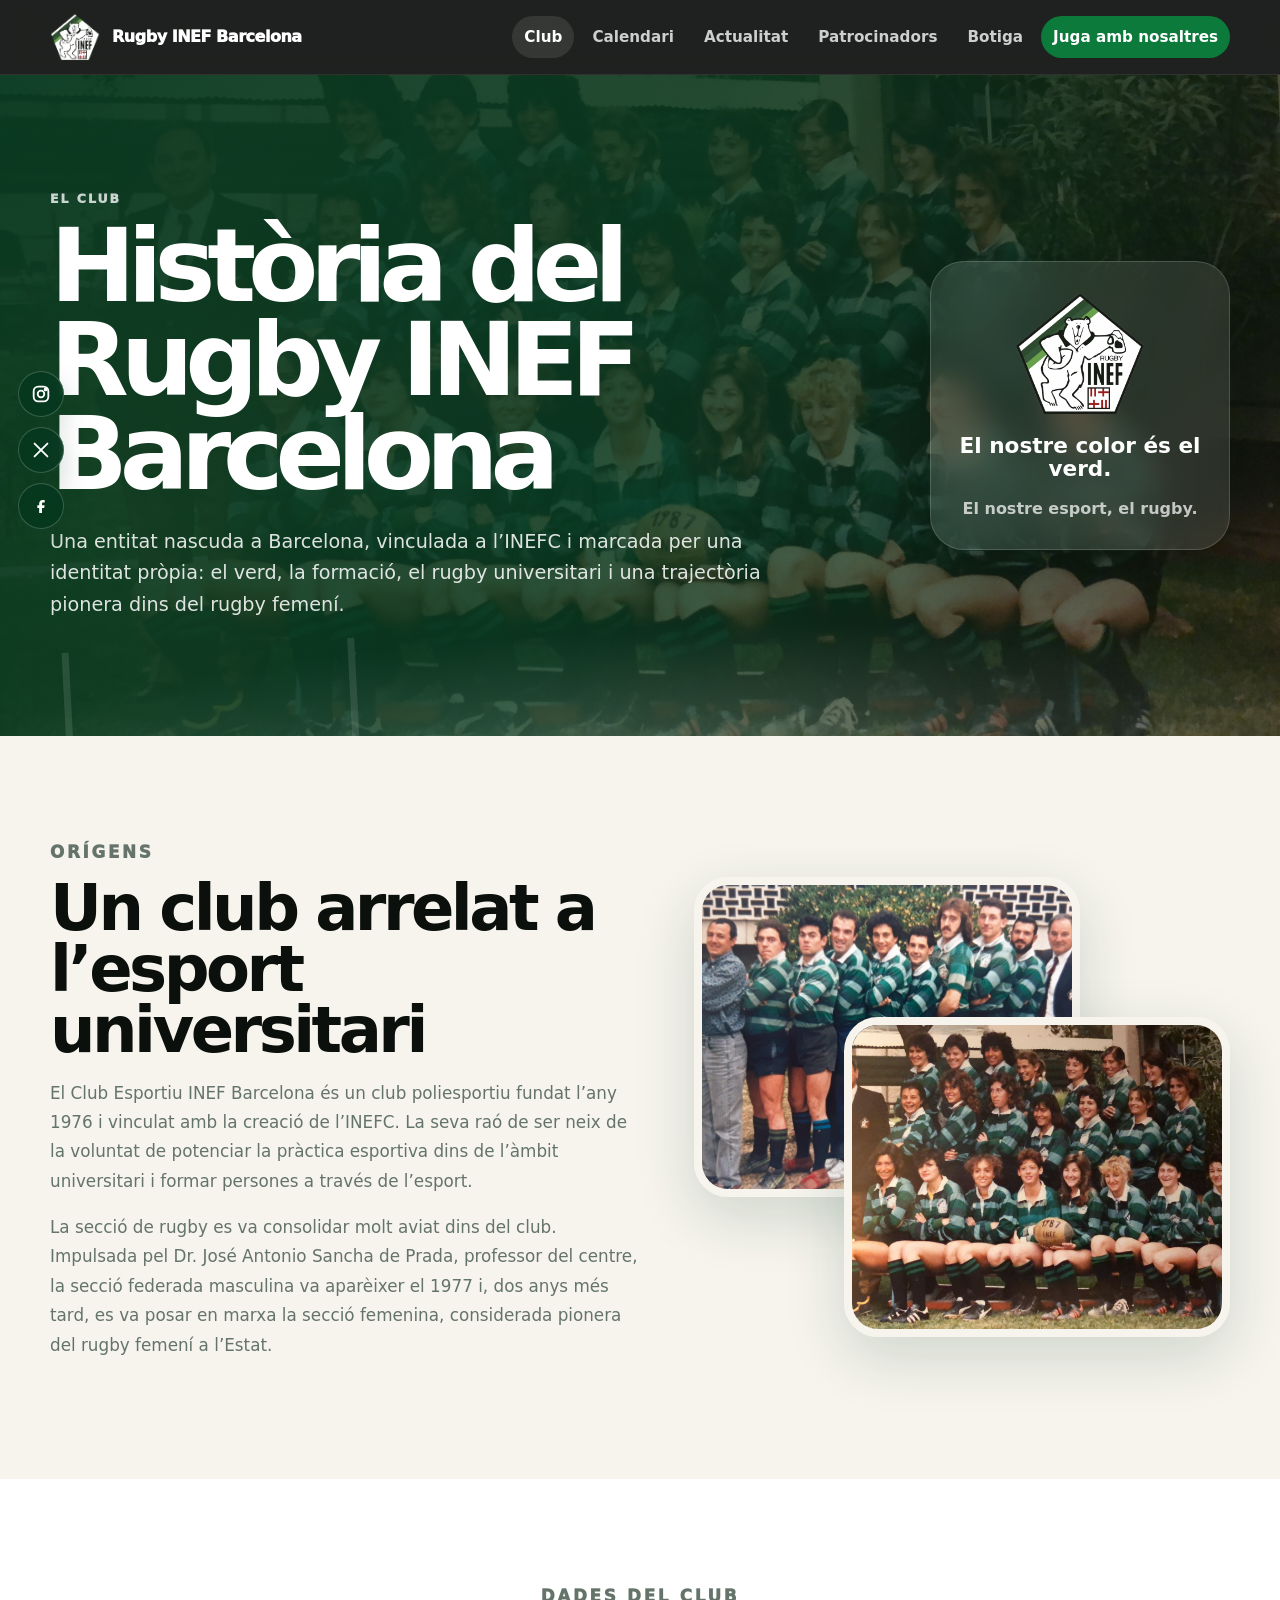
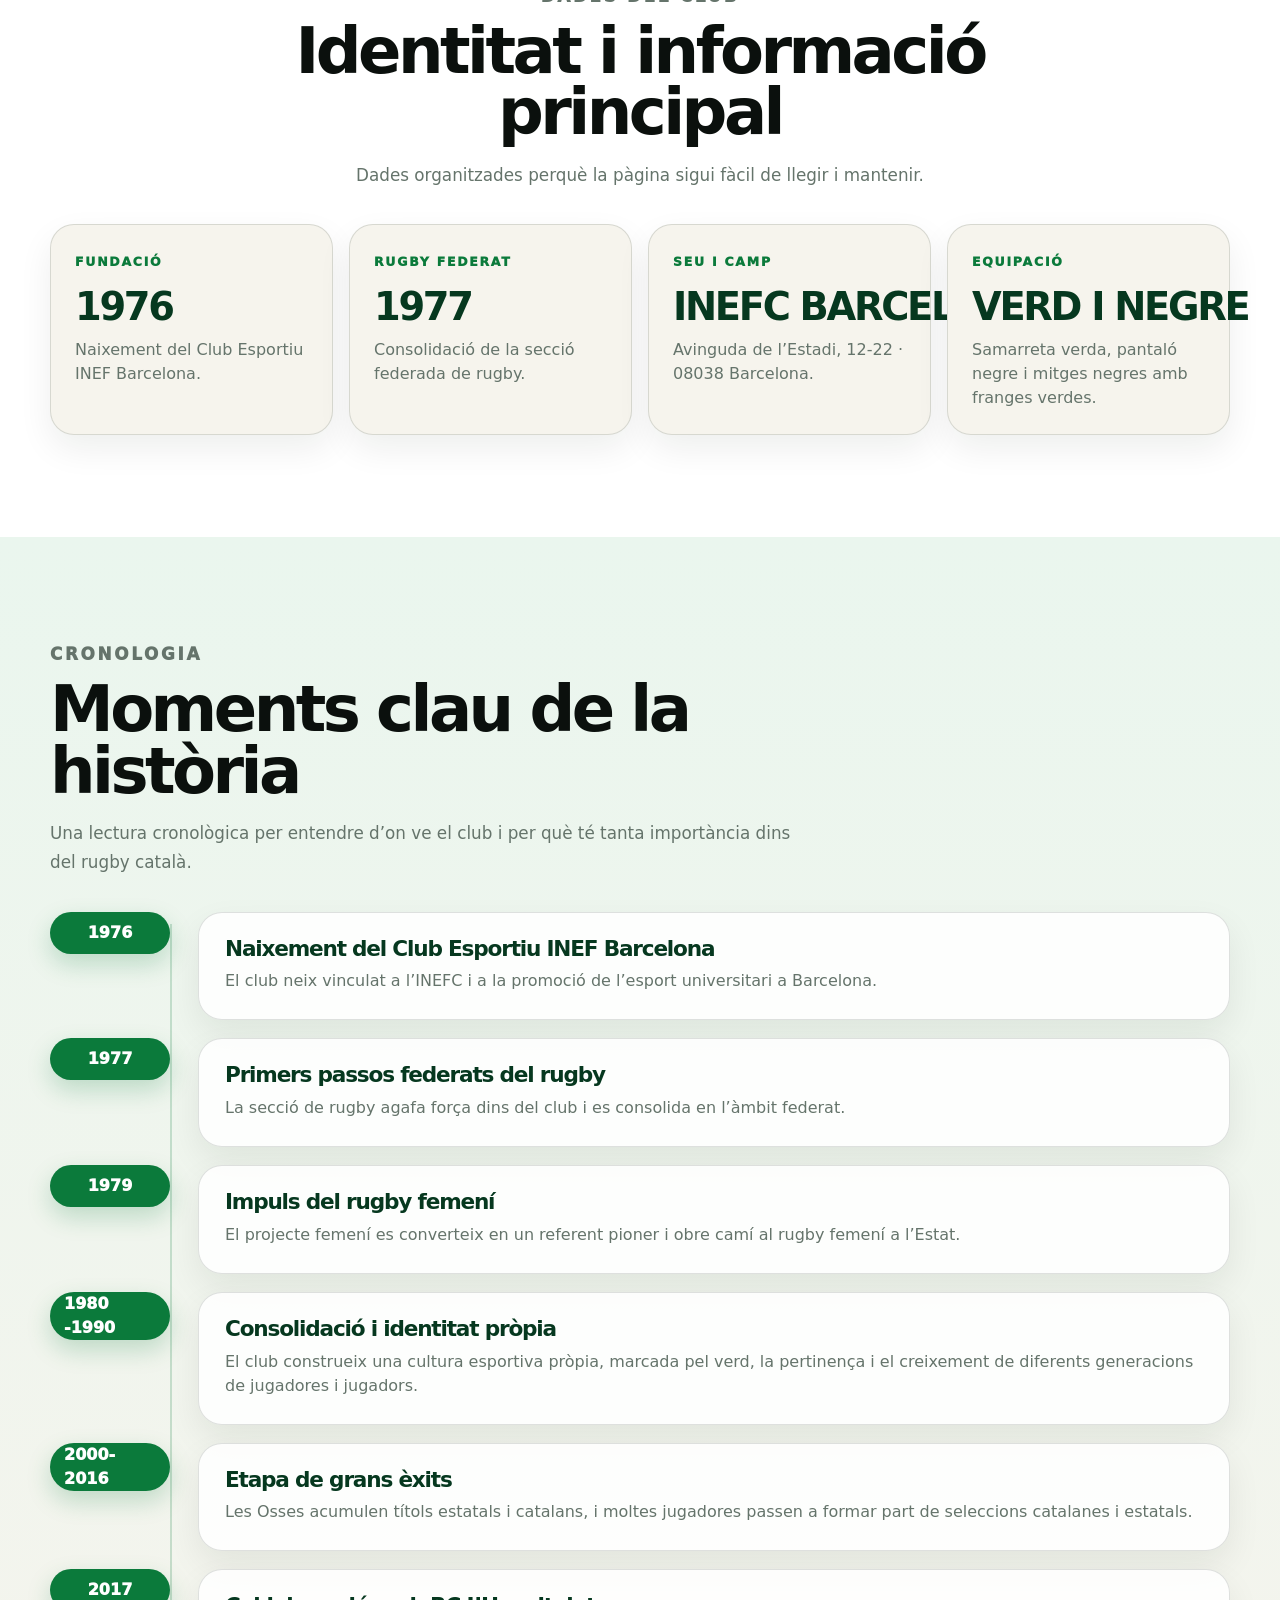
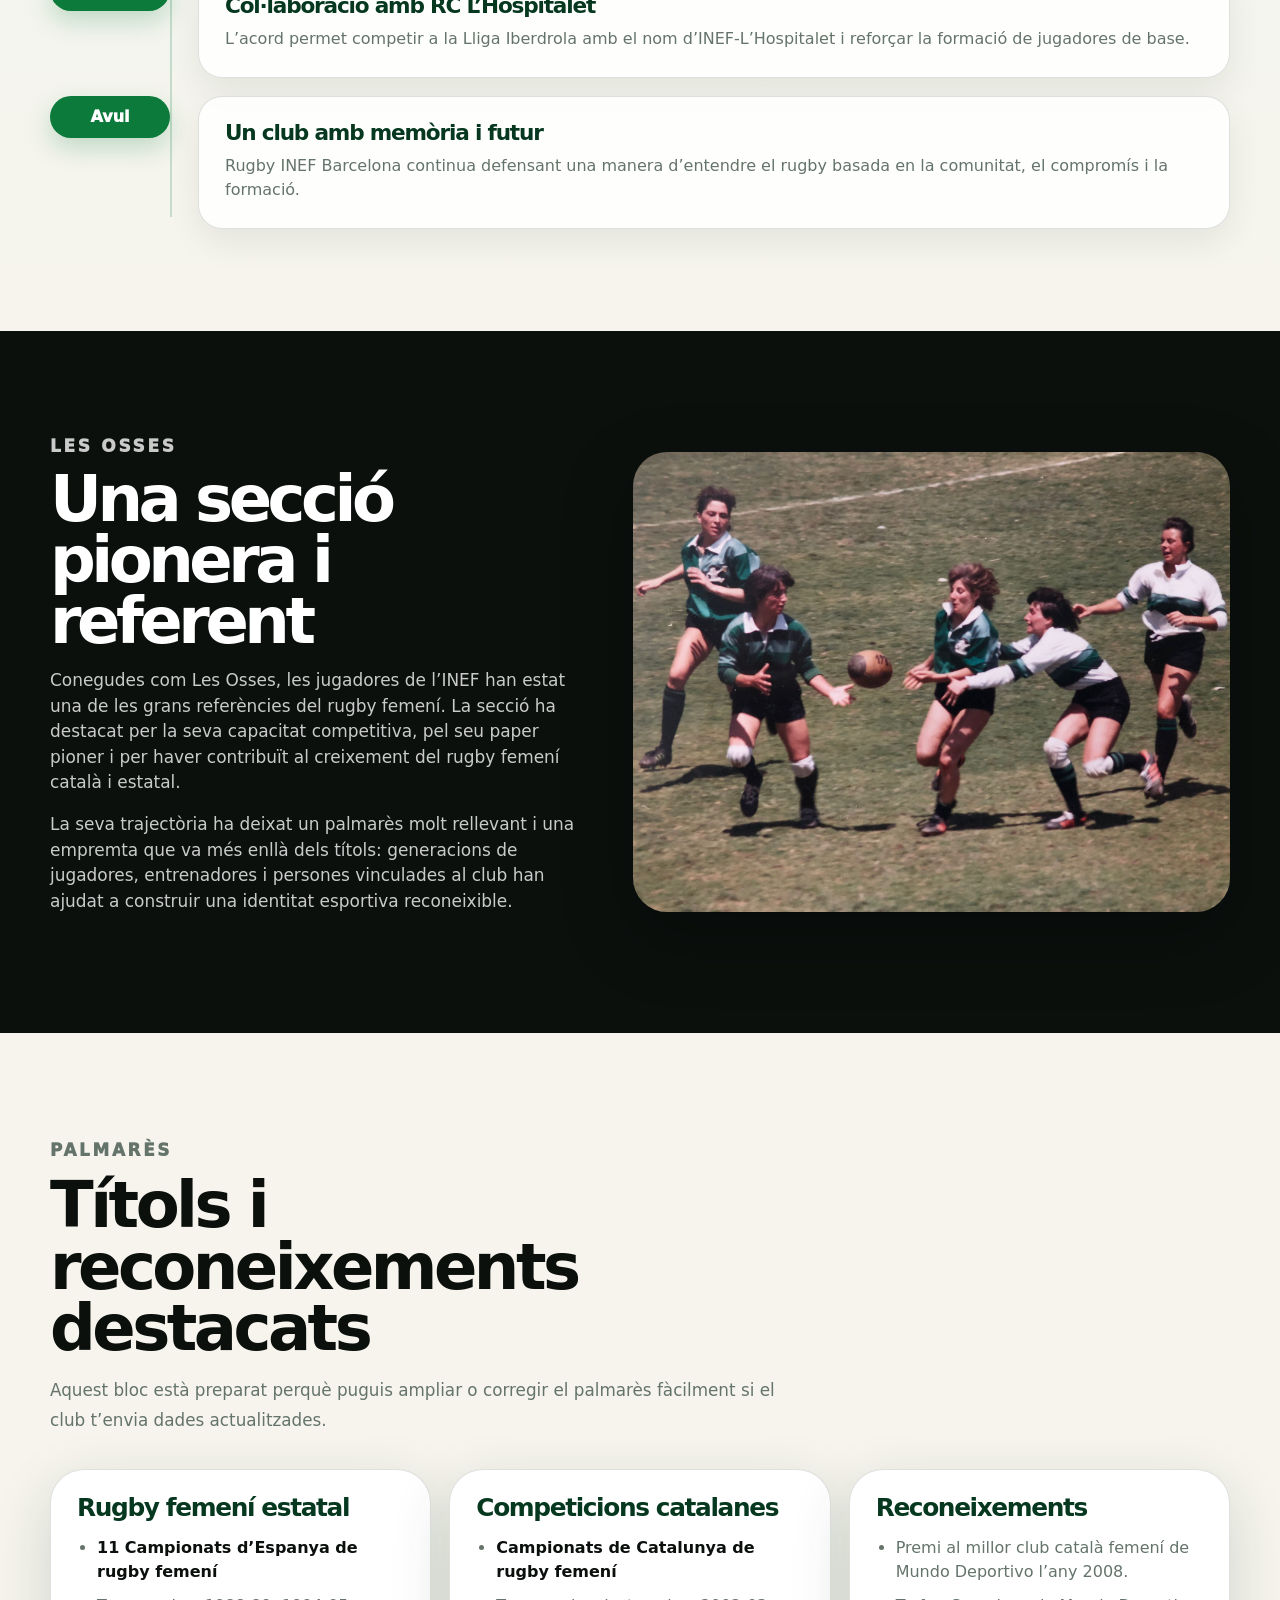
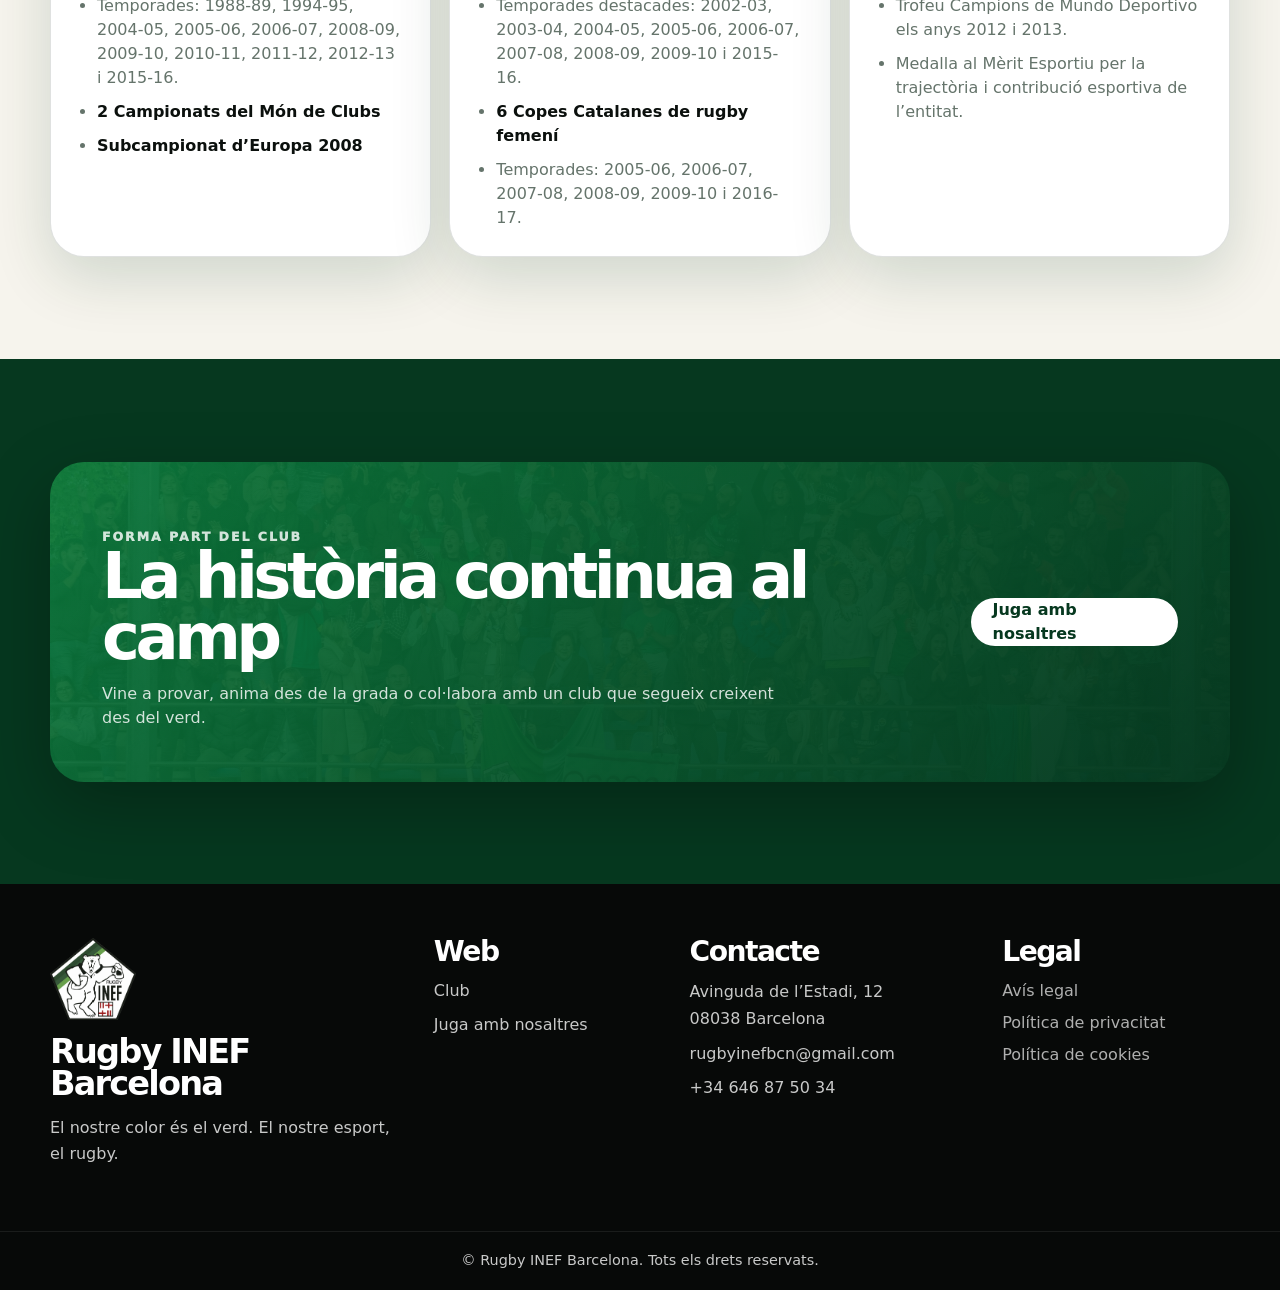
<file: club.html>
<!DOCTYPE html>
<html lang="ca">
<head>
  <meta charset="UTF-8" />
  <meta name="viewport" content="width=device-width, initial-scale=1.0" />
  <meta name="description" content="Història del Rugby INEF Barcelona: orígens, identitat, palmarès i informació del club." />
  <title>Club | Rugby - INEF Barcelona</title>
  <link rel="icon" type="image/png" href="favicon.png" />
  <link rel="shortcut icon" href="favicon.ico" />
  <link rel="stylesheet" href="styles.css" />
</head>
<body>

    <!-- SOCIAL FIX -->
    <nav class="rib-social-fixed" aria-label="Xarxes socials del Rugby INEF Barcelona">
      <a class="rib-social-fixed__link" href="https://www.instagram.com/rugbyinefbcn/" target="_blank" rel="noopener noreferrer" aria-label="Instagram del Rugby INEF Barcelona">
        <svg viewBox="0 0 24 24" aria-hidden="true" focusable="false">
          <rect x="4" y="4" width="16" height="16" rx="5"></rect>
          <circle cx="12" cy="12" r="3.6"></circle>
          <circle cx="17" cy="7" r="1"></circle>
        </svg>
      </a>
      <a class="rib-social-fixed__link" href="https://x.com/rugbyinefbcn?lang=es" target="_blank" rel="noopener noreferrer" aria-label="X del Rugby INEF Barcelona">
        <svg viewBox="0 0 24 24" aria-hidden="true" focusable="false">
          <path d="M5 5L19 19M19 5L5 19"></path>
        </svg>
      </a>
      <a class="rib-social-fixed__link" href="https://www.facebook.com/RugbyINEF/" target="_blank" rel="noopener noreferrer" aria-label="Facebook del Rugby INEF Barcelona">
        <svg viewBox="0 0 24 24" aria-hidden="true" focusable="false">
          <path d="M14.5 8.2H16V5.5h-2.1c-2.5 0-3.9 1.5-3.9 4v1.7H8v2.9h2v5.4h3.1v-5.4h2.4l.4-2.9h-2.8V9.7c0-1 .4-1.5 1.4-1.5Z"></path>
        </svg>
      </a>
    </nav>

  <header class="rib-header" id="top">
    <a class="rib-logo" href="index.html" aria-label="Rugby INEF Barcelona - Inici">
      <img src="patrocinadors_i_logos/INEF_original_sense fons.png" alt="Logo Rugby INEF Barcelona" />
      <span>Rugby INEF Barcelona</span>
    </a>

    <button class="rib-menu-toggle" type="button" aria-label="Obrir menú" aria-expanded="false" data-menu-toggle>
      <span></span><span></span><span></span>
    </button>

    <nav class="rib-nav" aria-label="Navegació principal" data-main-nav>
      <a class="is-active" href="club.html">Club</a>
      <a href="index.html#propers-partits">Calendari</a>
      <a href="index.html#noticies">Actualitat</a>
      <a href="index.html#patrocinadors">Patrocinadors</a>
      <a href="botiga.html">Botiga</a>
      <a class="rib-nav__cta" href="juga-amb-nosaltres.html">Juga amb nosaltres</a>
    </nav>
  </header>

  <main>
    <section class="rib-page-hero rib-page-hero--club" aria-labelledby="rib-club-page-title">
      <div class="rib-container rib-page-hero__grid">
        <div>
          <p class="rib-eyebrow rib-eyebrow--light">El club</p>
          <h1 id="rib-club-page-title">Història del Rugby INEF Barcelona</h1>
          <p>
            Una entitat nascuda a Barcelona, vinculada a l’INEFC i marcada per una identitat pròpia:
            el verd, la formació, el rugby universitari i una trajectòria pionera dins del rugby femení.
          </p>
        </div>
        <aside class="rib-page-hero__card" aria-label="Dades ràpides del club">
          <img src="patrocinadors_i_logos/INEF_original_sense fons.png" alt="Escut Rugby INEF Barcelona" />
          <strong>El nostre color és el verd.</strong>
          <span>El nostre esport, el rugby.</span>
        </aside>
      </div>
    </section>

    <section class="rib-section rib-history-intro">
      <div class="rib-container rib-split">
        <div class="rib-split__content">
          <p class="rib-eyebrow">Orígens</p>
          <h2>Un club arrelat a l’esport universitari</h2>
          <p>
            El Club Esportiu INEF Barcelona és un club poliesportiu fundat l’any 1976 i vinculat
            amb la creació de l’INEFC. La seva raó de ser neix de la voluntat de potenciar la pràctica
            esportiva dins de l’àmbit universitari i formar persones a través de l’esport.
          </p>
          <p>
            La secció de rugby es va consolidar molt aviat dins del club. Impulsada pel Dr. José Antonio
            Sancha de Prada, professor del centre, la secció federada masculina va aparèixer el 1977 i,
            dos anys més tard, es va posar en marxa la secció femenina, considerada pionera del rugby femení
            a l’Estat.
          </p>
        </div>
        <div class="rib-photo-stack" aria-hidden="true">
          <img src="imatges/Rug_Ant_2.jpg" alt="" />
          <img src="imatges/Rug_Ant_3.jpg" alt="" />
        </div>
      </div>
    </section>

    <section class="rib-section rib-history-facts">
      <div class="rib-container">
        <div class="rib-section-head rib-section-head--center">
          <p class="rib-eyebrow">Dades del club</p>
          <h2>Identitat i informació principal</h2>
          <p>Dades organitzades perquè la pàgina sigui fàcil de llegir i mantenir.</p>
        </div>

        <div class="rib-fact-grid">
          <article class="rib-fact-card">
            <span>Fundació</span>
            <strong>1976</strong>
            <p>Naixement del Club Esportiu INEF Barcelona.</p>
          </article>
          <article class="rib-fact-card">
            <span>Rugby federat</span>
            <strong>1977</strong>
            <p>Consolidació de la secció federada de rugby.</p>
          </article>
          <article class="rib-fact-card">
            <span>Seu i camp</span>
            <strong>INEFC Barcelona</strong>
            <p>Avinguda de l’Estadi, 12-22 · 08038 Barcelona.</p>
          </article>
          <article class="rib-fact-card">
            <span>Equipació</span>
            <strong>Verd i negre</strong>
            <p>Samarreta verda, pantaló negre i mitges negres amb franges verdes.</p>
          </article>
        </div>
      </div>
    </section>

    <section class="rib-section rib-timeline-section">
      <div class="rib-container">
        <div class="rib-section-head">
          <p class="rib-eyebrow">Cronologia</p>
          <h2>Moments clau de la història</h2>
          <p>Una lectura cronològica per entendre d’on ve el club i per què té tanta importància dins del rugby català.</p>
        </div>

        <div class="rib-timeline">
          <article class="rib-timeline-item">
            <span>1976</span>
            <div>
              <h3>Naixement del Club Esportiu INEF Barcelona</h3>
              <p>El club neix vinculat a l’INEFC i a la promoció de l’esport universitari a Barcelona.</p>
            </div>
          </article>
          <article class="rib-timeline-item">
            <span>1977</span>
            <div>
              <h3>Primers passos federats del rugby</h3>
              <p>La secció de rugby agafa força dins del club i es consolida en l’àmbit federat.</p>
            </div>
          </article>
          <article class="rib-timeline-item">
            <span>1979</span>
            <div>
              <h3>Impuls del rugby femení</h3>
              <p>El projecte femení es converteix en un referent pioner i obre camí al rugby femení a l’Estat.</p>
            </div>
          </article>
          <article class="rib-timeline-item">
            <span>1980 -1990</span>
            <div>
              <h3>Consolidació i identitat pròpia</h3>
              <p>El club construeix una cultura esportiva pròpia, marcada pel verd, la pertinença i el creixement de diferents generacions de jugadores i jugadors.</p>
            </div>
          </article>
          <article class="rib-timeline-item">
            <span>2000-2016</span>
            <div>
              <h3>Etapa de grans èxits</h3>
              <p>Les Osses acumulen títols estatals i catalans, i moltes jugadores passen a formar part de seleccions catalanes i estatals.</p>
            </div>
          </article>
          <article class="rib-timeline-item">
            <span>2017</span>
            <div>
              <h3>Col·laboració amb RC L’Hospitalet</h3>
              <p>L’acord permet competir a la Lliga Iberdrola amb el nom d’INEF-L’Hospitalet i reforçar la formació de jugadores de base.</p>
            </div>
          </article>
          <article class="rib-timeline-item">
            <span>Avui</span>
            <div>
              <h3>Un club amb memòria i futur</h3>
              <p>Rugby INEF Barcelona continua defensant una manera d’entendre el rugby basada en la comunitat, el compromís i la formació.</p>
            </div>
          </article>
        </div>
      </div>
    </section>

    <section class="rib-section rib-osses">
      <div class="rib-container rib-osses__grid">
        <div>
          <p class="rib-eyebrow rib-eyebrow--light">Les Osses</p>
          <h2>Una secció pionera i referent</h2>
          <p>
            Conegudes com Les Osses, les jugadores de l’INEF han estat una de les grans referències
            del rugby femení. La secció ha destacat per la seva capacitat competitiva, pel seu paper
            pioner i per haver contribuït al creixement del rugby femení català i estatal.
          </p>
          <p>
            La seva trajectòria ha deixat un palmarès molt rellevant i una empremta que va més enllà
            dels títols: generacions de jugadores, entrenadores i persones vinculades al club han ajudat
            a construir una identitat esportiva reconeixible.
          </p>
        </div>
        <img src="imatges/Rug_Ant_1.jpg" alt="Equip històric femení del Rugby INEF Barcelona" />
      </div>
    </section>

    <section class="rib-section rib-palmares">
      <div class="rib-container">
        <div class="rib-section-head">
          <p class="rib-eyebrow">Palmarès</p>
          <h2>Títols i reconeixements destacats</h2>
          <p>Aquest bloc està preparat perquè puguis ampliar o corregir el palmarès fàcilment si el club t’envia dades actualitzades.</p>
        </div>

        <div class="rib-palmares-grid">
          <article class="rib-palmares-card">
            <h3>Rugby femení estatal</h3>
            <ul>
              <li><strong>11 Campionats d’Espanya de rugby femení</strong></li>
              <li>Temporades: 1988-89, 1994-95, 2004-05, 2005-06, 2006-07, 2008-09, 2009-10, 2010-11, 2011-12, 2012-13 i 2015-16.</li>
              <li><strong>2 Campionats del Món de Clubs</strong></li>
              <li><strong>Subcampionat d’Europa 2008</strong></li>
            </ul>
          </article>

          <article class="rib-palmares-card">
            <h3>Competicions catalanes</h3>
            <ul>
              <li><strong>Campionats de Catalunya de rugby femení</strong></li>
              <li>Temporades destacades: 2002-03, 2003-04, 2004-05, 2005-06, 2006-07, 2007-08, 2008-09, 2009-10 i 2015-16.</li>
              <li><strong>6 Copes Catalanes de rugby femení</strong></li>
              <li>Temporades: 2005-06, 2006-07, 2007-08, 2008-09, 2009-10 i 2016-17.</li>
            </ul>
          </article>

          <article class="rib-palmares-card">
            <h3>Reconeixements</h3>
            <ul>
              <li>Premi al millor club català femení de Mundo Deportivo l’any 2008.</li>
              <li>Trofeu Campions de Mundo Deportivo els anys 2012 i 2013.</li>
              <li>Medalla al Mèrit Esportiu per la trajectòria i contribució esportiva de l’entitat.</li>
            </ul>
          </article>
        </div>
      </div>
    </section>

    <section class="rib-section rib-club-cta">
      <div class="rib-container rib-club-cta__box">
        <div>
          <p class="rib-eyebrow rib-eyebrow--light">Forma part del club</p>
          <h2>La història continua al camp</h2>
          <p>Vine a provar, anima des de la grada o col·labora amb un club que segueix creixent des del verd.</p>
        </div>
        <a class="rib-btn rib-btn--secondary" href="juga-amb-nosaltres.html">Juga amb nosaltres</a>
      </div>
    </section>
  </main>

  <footer class="rib-footer" id="contacte">
    <div class="rib-container rib-footer__grid">
      <div>
        <img src="patrocinadors_i_logos/INEF_original_sense fons.png" alt="Logo Rugby INEF Barcelona" />
        <h2>Rugby INEF Barcelona</h2>
        <p>El nostre color és el verd. El nostre esport, el rugby.</p>
      </div>
      <nav aria-label="Enllaços de la web">
        <h3>Web</h3>
        <a href="index.html#club">Club</a>
        <a href="juga-amb-nosaltres.html">Juga amb nosaltres</a>
      </nav>
      <div>
        <h3>Contacte</h3>
        <p>Avinguda de l’Estadi, 12<br />08038 Barcelona</p>
        <a href="mailto:rugbyinefbcn@gmail.com">rugbyinefbcn@gmail.com</a>
        <a href="tel:+34646875034">+34 646 87 50 34</a>
      </div>
      <nav aria-label="Informació legal">
        <h3>Legal</h3>
        <span>Avís legal</span>
        <span>Política de privacitat</span>
        <span>Política de cookies</span>
      </nav>
    </div>
    <div class="rib-footer__bottom">© Rugby INEF Barcelona. Tots els drets reservats.</div>
  </footer>

  <script src="script.js"></script>
</body>
</html>
</file>
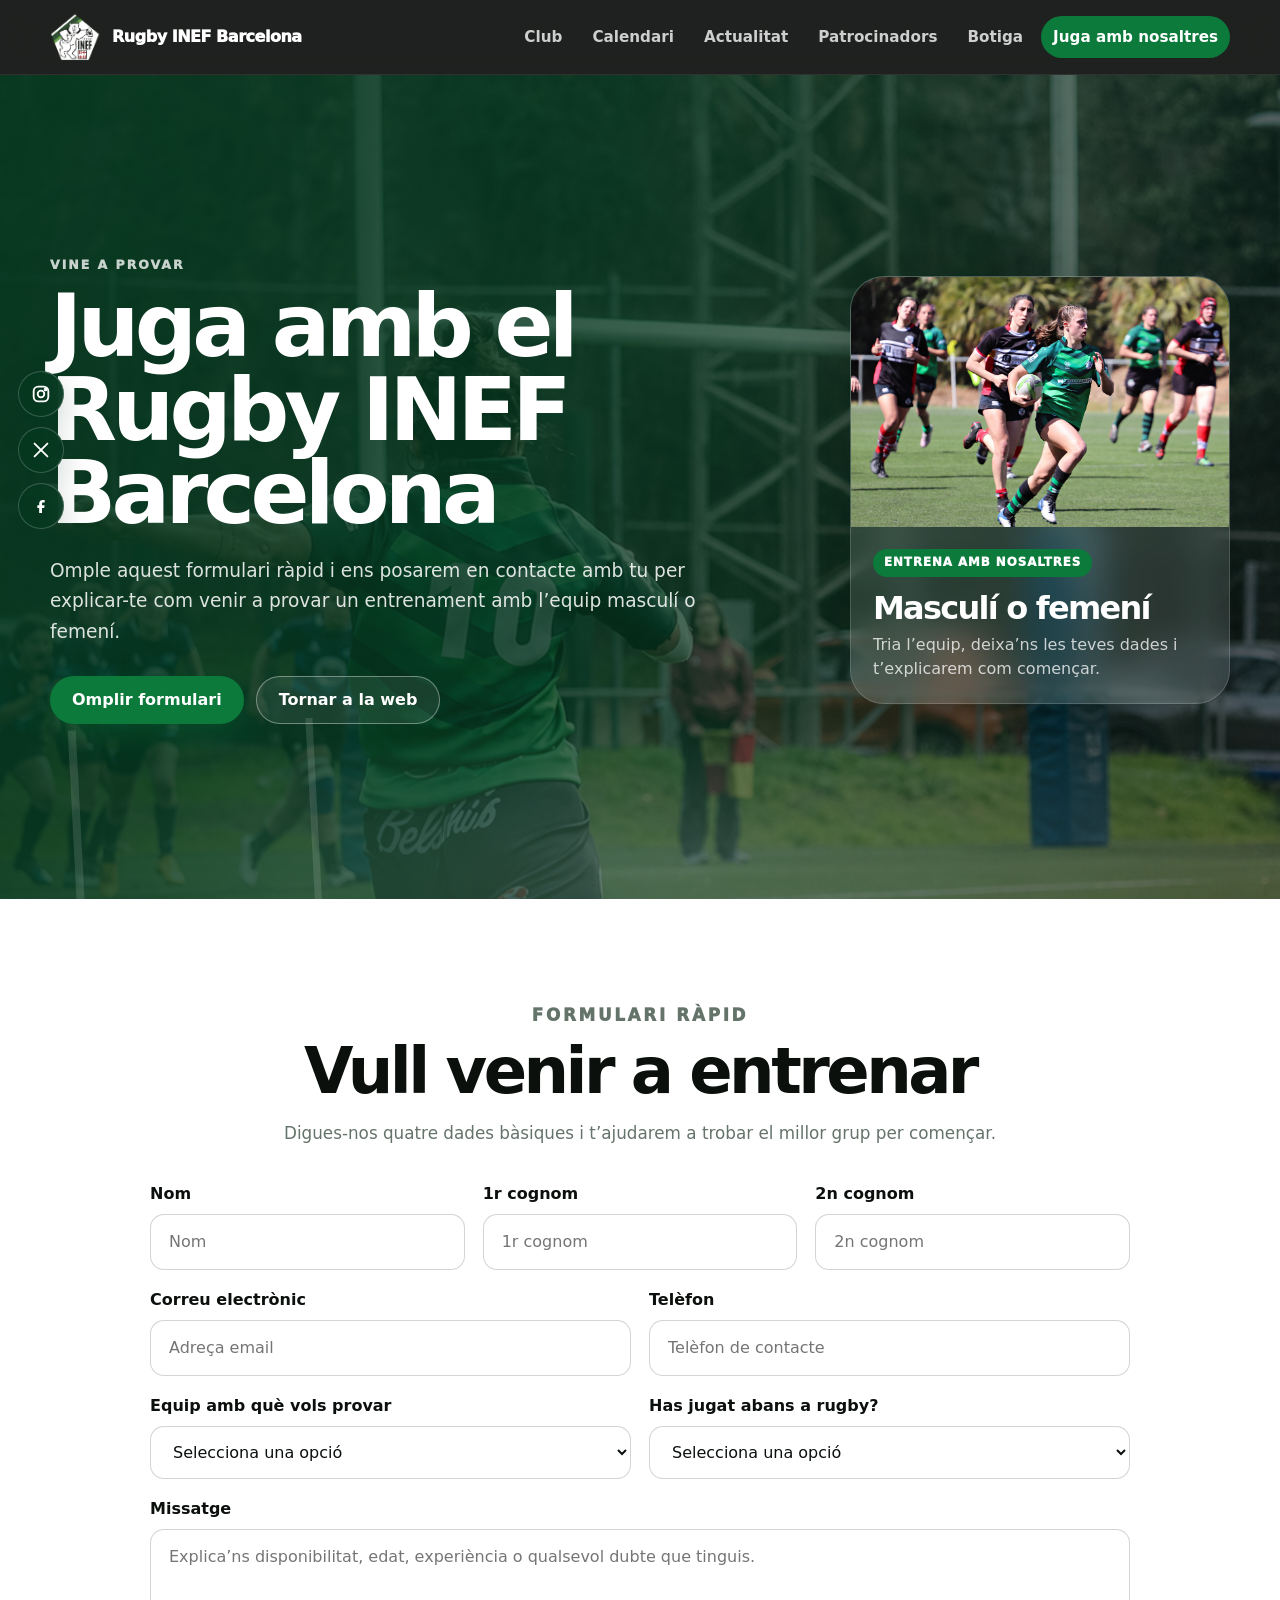
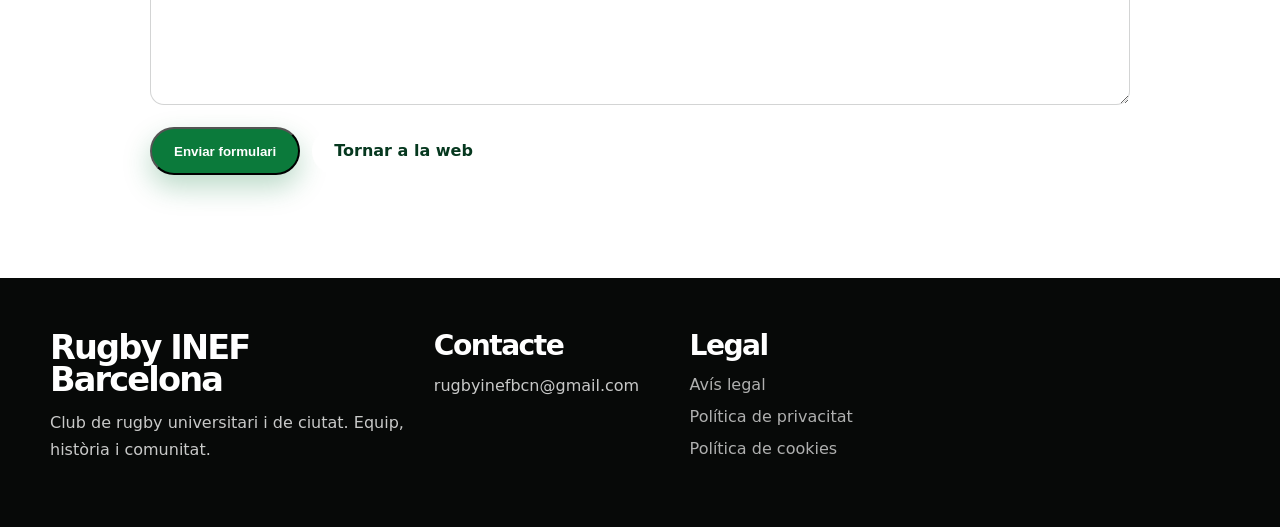
<file: juga-amb-nosaltres.html>
<!DOCTYPE html>
<html lang="ca">
<head>
  <meta charset="UTF-8" />
  <meta name="viewport" content="width=device-width, initial-scale=1.0" />
  <title>Juga amb nosaltres | Rugby - INEF Barcelona</title>
  <meta name="description" content="Formulari ràpid per venir a provar un entrenament amb el Rugby INEF Barcelona, equip masculí o femení." />
  <link rel="icon" type="image/png" href="favicon.png" />
  <link rel="shortcut icon" href="favicon.ico" />
  <link rel="stylesheet" href="styles.css" />
</head>
<body>

    <!-- SOCIAL FIX -->
    <nav class="rib-social-fixed" aria-label="Xarxes socials del Rugby INEF Barcelona">
      <a class="rib-social-fixed__link" href="https://www.instagram.com/rugbyinefbcn/" target="_blank" rel="noopener noreferrer" aria-label="Instagram del Rugby INEF Barcelona">
        <svg viewBox="0 0 24 24" aria-hidden="true" focusable="false">
          <rect x="4" y="4" width="16" height="16" rx="5"></rect>
          <circle cx="12" cy="12" r="3.6"></circle>
          <circle cx="17" cy="7" r="1"></circle>
        </svg>
      </a>
      <a class="rib-social-fixed__link" href="https://x.com/rugbyinefbcn?lang=es" target="_blank" rel="noopener noreferrer" aria-label="X del Rugby INEF Barcelona">
        <svg viewBox="0 0 24 24" aria-hidden="true" focusable="false">
          <path d="M5 5L19 19M19 5L5 19"></path>
        </svg>
      </a>
      <a class="rib-social-fixed__link" href="https://www.facebook.com/RugbyINEF/" target="_blank" rel="noopener noreferrer" aria-label="Facebook del Rugby INEF Barcelona">
        <svg viewBox="0 0 24 24" aria-hidden="true" focusable="false">
          <path d="M14.5 8.2H16V5.5h-2.1c-2.5 0-3.9 1.5-3.9 4v1.7H8v2.9h2v5.4h3.1v-5.4h2.4l.4-2.9h-2.8V9.7c0-1 .4-1.5 1.4-1.5Z"></path>
        </svg>
      </a>
    </nav>

  <header class="rib-header" id="top">
    <a class="rib-logo" href="index.html" aria-label="Rugby INEF Barcelona - Inici">
      <img src="patrocinadors_i_logos/INEF_original_sense fons.png" alt="Logo Rugby INEF Barcelona" />
      <span>Rugby INEF Barcelona</span>
    </a>

    <button class="rib-menu-toggle" type="button" aria-label="Obrir menú" aria-expanded="false" data-menu-toggle>
      <span></span><span></span><span></span>
    </button>

    <nav class="rib-nav" aria-label="Navegació principal" data-main-nav>
      <a href="index.html#club">Club</a>
      <a href="index.html#propers-partits">Calendari</a>
      <a href="index.html#noticies">Actualitat</a>
      <a href="index.html#patrocinadors">Patrocinadors</a>
      <a href="botiga.html">Botiga</a>
      <a class="rib-nav__cta" href="juga-amb-nosaltres.html">Juga amb nosaltres</a>
    </nav>
  </header>

  <main>
    <section class="rib-hero rib-join-hero" id="inici" aria-labelledby="rib-join-hero-title">
      <div class="rib-hero__bg" aria-hidden="true"></div>
      <div class="rib-container rib-hero__grid">
        <div class="rib-hero__content">
          <p class="rib-eyebrow rib-eyebrow--light">Vine a provar</p>
          <h1 id="rib-join-hero-title">Juga amb el Rugby INEF Barcelona</h1>
          <p>
            Omple aquest formulari ràpid i ens posarem en contacte amb tu per explicar-te com venir a provar
            un entrenament amb l’equip masculí o femení.
          </p>
          <div class="rib-hero__actions">
            <a class="rib-btn rib-btn--primary" href="#formulari">Omplir formulari</a>
            <a class="rib-btn rib-btn--ghost" href="index.html">Tornar a la web</a>
          </div>
        </div>

        <aside class="rib-hero-card" aria-label="Informació per venir a provar">
          <img src="imatges/Rug_12.JPG" alt="Jugadora del Rugby INEF Barcelona corrent amb la pilota" />
          <div>
            <span class="rib-badge">Entrena amb nosaltres</span>
            <h2>Masculí o femení</h2>
            <p>Tria l’equip, deixa’ns les teves dades i t’explicarem com començar.</p>
          </div>
        </aside>
      </div>
    </section>

    <section class="rib-section rib-join-form-section" id="formulari" aria-labelledby="rib-join-form-title">
      <div class="rib-container rib-join-form-wrap">
        <div class="rib-section-head rib-section-head--center">
          <p class="rib-eyebrow">Formulari ràpid</p>
          <h2 id="rib-join-form-title">Vull venir a entrenar</h2>
          <p>
            Digues-nos quatre dades bàsiques i t’ajudarem a trobar el millor grup per començar.
          </p>
        </div>

        <form class="rib-join-form" id="ribJoinForm" novalidate>
          <div class="rib-form-row rib-form-row--three">
            <label>
              <span>Nom</span>
              <input type="text" name="Nom" placeholder="Nom" required />
            </label>

            <label>
              <span>1r cognom</span>
              <input type="text" name="Primer cognom" placeholder="1r cognom" required />
            </label>

            <label>
              <span>2n cognom</span>
              <input type="text" name="Segon cognom" placeholder="2n cognom" />
            </label>
          </div>

          <div class="rib-form-row rib-form-row--two">
            <label>
              <span>Correu electrònic</span>
              <input type="email" name="Email" placeholder="Adreça email" required />
            </label>

            <label>
              <span>Telèfon</span>
              <input type="tel" name="Telefon" placeholder="Telèfon de contacte" required />
            </label>
          </div>

          <div class="rib-form-row rib-form-row--two">
            <label>
              <span>Equip amb què vols provar</span>
              <select name="Equip" required>
                <option value="">Selecciona una opció</option>
                <option value="Senior masculi">Sènior masculí</option>
                <option value="Senior femeni">Sènior femení</option>
              </select>
            </label>

            <label>
              <span>Has jugat abans a rugby?</span>
              <select name="Experiencia" required>
                <option value="">Selecciona una opció</option>
                <option value="No, començo de zero">No, començo de zero</option>
                <option value="Si, una mica">Sí, una mica</option>
                <option value="Si, ja he jugat en un club">Sí, ja he jugat en un club</option>
              </select>
            </label>
          </div>

          <label>
            <span>Missatge</span>
            <textarea name="Missatge" rows="6" placeholder="Explica’ns disponibilitat, edat, experiència o qualsevol dubte que tinguis."></textarea>
          </label>
<div class="rib-form-actions">
            <button class="rib-btn rib-btn--primary" type="submit" id="ribJoinSubmit">Enviar formulari</button>
              <p class="rib-form-status" id="ribFormStatus" aria-live="polite"></p>
            <a class="rib-btn rib-btn--secondary" href="index.html">Tornar a la web</a>
          </div>
        </form>
      </div>
    </section>
  </main>

  <footer class="rib-footer" id="contacte">
    <div class="rib-container rib-footer__grid">
      <div>
        <h2>Rugby INEF Barcelona</h2>
        <p>Club de rugby universitari i de ciutat. Equip, història i comunitat.</p>
      </div>
      <div>
        <h3>Contacte</h3>
        <p><a href="mailto:rugbyinefbcn@gmail.com">rugbyinefbcn@gmail.com</a></p>
      </div>
      <div>
        <h3>Legal</h3>
        <span>Avís legal</span>
        <span>Política de privacitat</span>
        <span>Política de cookies</span>
      </div>
    </div>
  </footer>
<script src="script.js"></script>
</body>
</html>
</file>
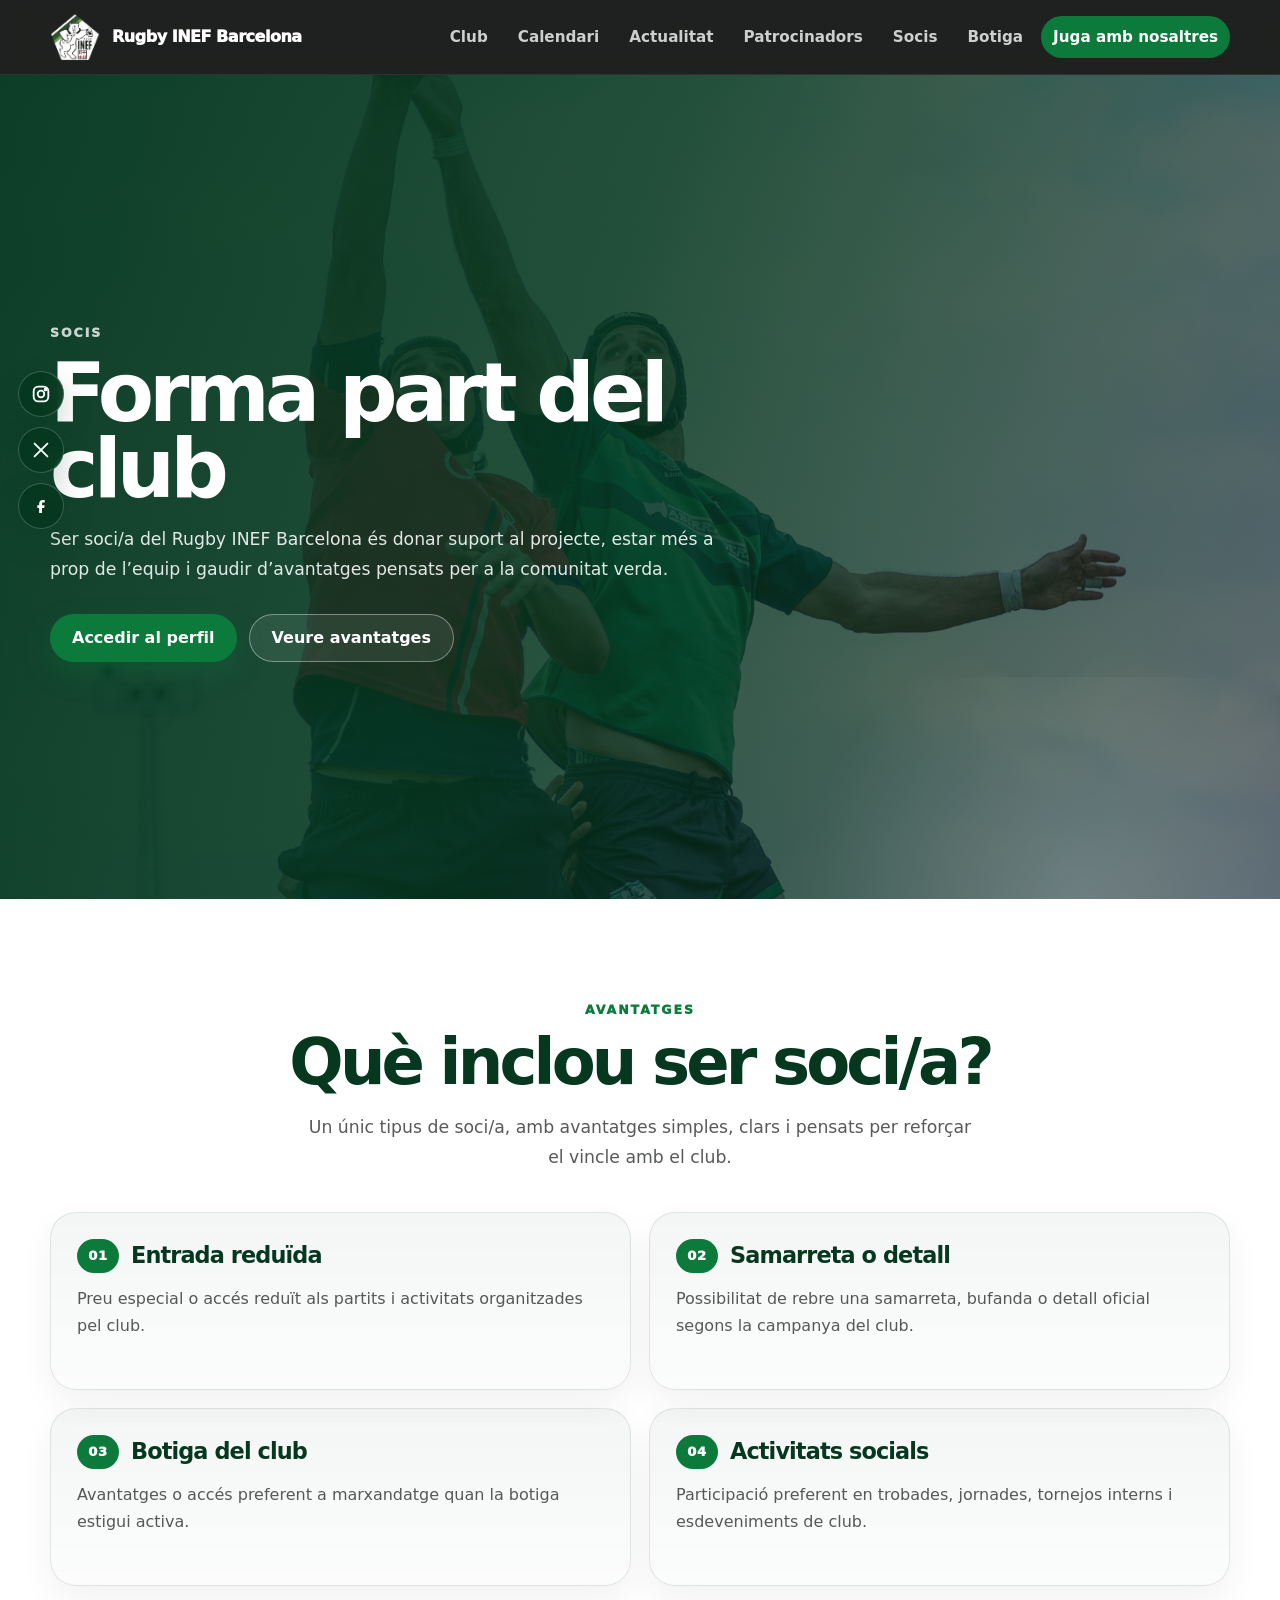
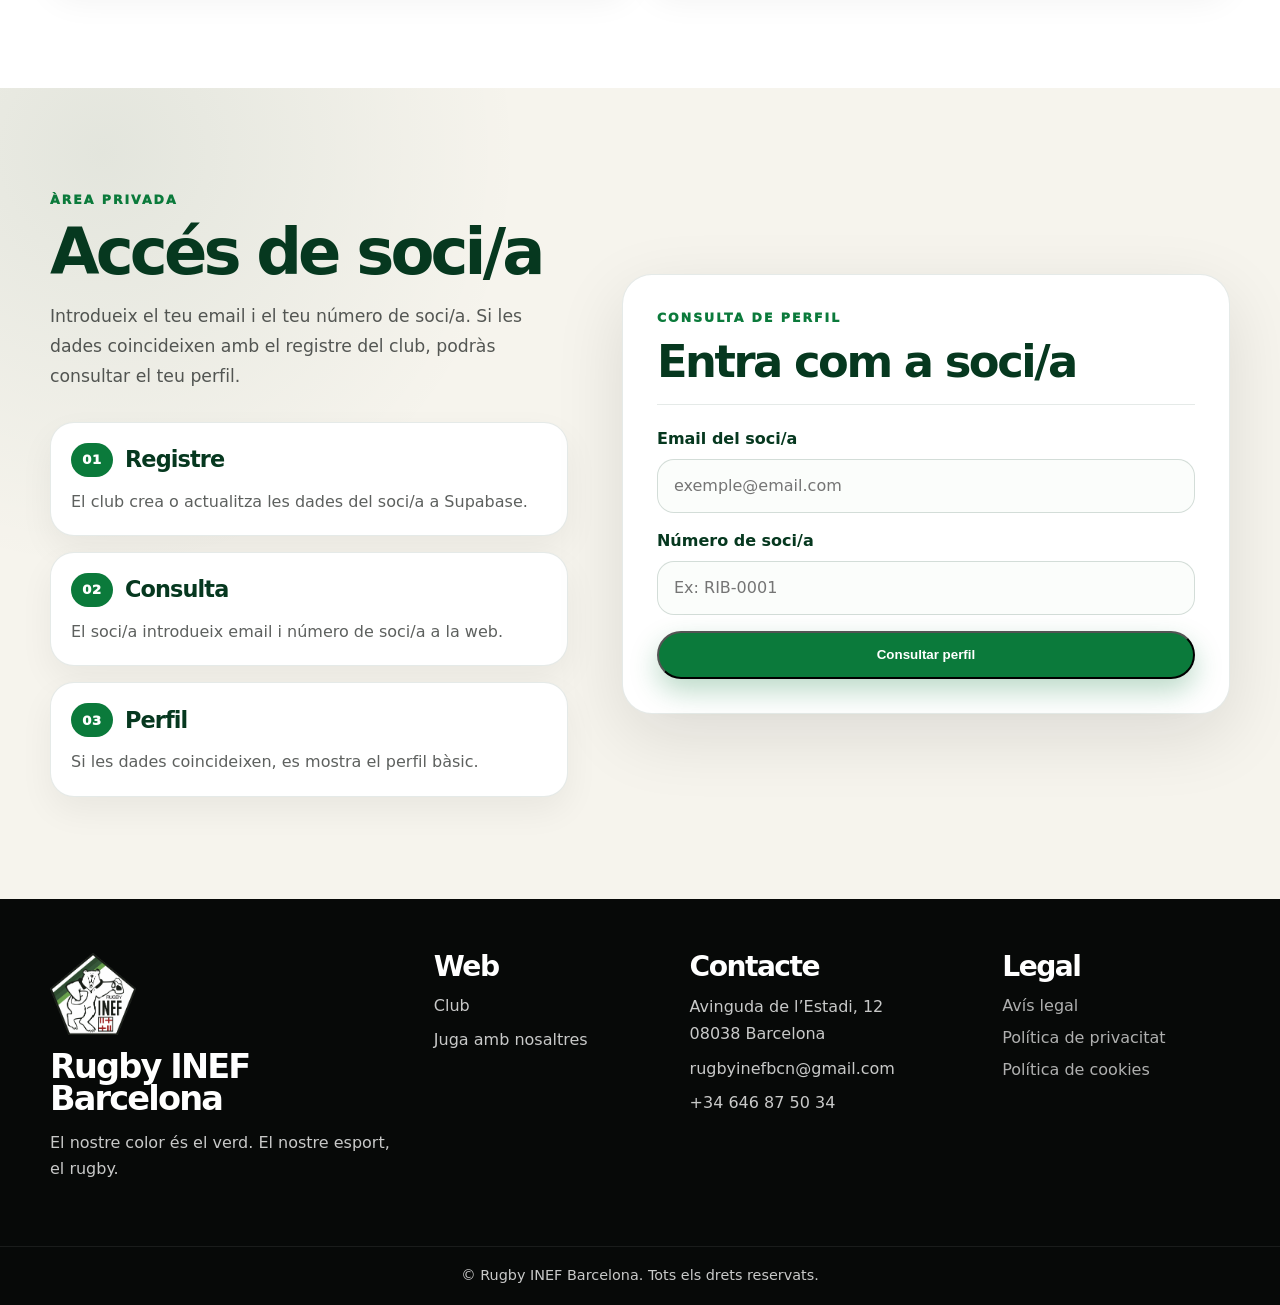
<file: socis.html>
<!DOCTYPE html>
<html lang="ca">
<head>
  <meta charset="UTF-8" />
  <meta name="viewport" content="width=device-width, initial-scale=1.0" />
  <title>Socis | Rugby - INEF Barcelona</title>
  <meta name="description" content="Zona de socis del Rugby INEF Barcelona. Avantatges i accés al perfil de soci/a." />
  <link rel="icon" type="image/png" href="favicon.png" />
  <link rel="shortcut icon" href="favicon.ico" />
  <link rel="stylesheet" href="styles.css?v=102" />

  <style>
    /* SOCIS V99 - CSS DINS DEL MATEIX HTML PER EVITAR CACHE I CONFLICTES */
    .rib-socis-v99 {
      background: #f6f4ed;
      color: #0b100d;
    }

    .rib-socis-v99 * {
      box-sizing: border-box;
    }

    .rib-socis-v99-hero {
      position: relative;
      min-height: calc(100svh - 76px);
      display: grid;
      align-items: center;
      overflow: hidden;
      isolation: isolate;
      background: #06381f;
    }

    .rib-socis-v99-hero::before {
      content: "";
      position: absolute;
      inset: 0;
      z-index: -2;
      background:
        linear-gradient(110deg, rgba(6,56,31,.97) 0%, rgba(6,56,31,.88) 44%, rgba(11,16,13,.56) 100%),
        url("imatges/Rug_6.jpg") center 38% / cover no-repeat;
    }

    .rib-socis-v99-hero::after {
      content: "";
      position: absolute;
      right: -12%;
      bottom: -28%;
      width: 55%;
      height: 55%;
      border-radius: 999px;
      background: radial-gradient(circle, rgba(255,255,255,.17), transparent 68%);
      z-index: -1;
    }

    .rib-socis-v99-hero__content {
      width: min(1180px, calc(100% - 32px));
      margin-inline: auto;
      padding: clamp(92px, 10vw, 136px) 0 clamp(86px, 9vw, 120px);
      max-width: 1180px;
    }

    .rib-socis-v99-copy {
      max-width: 760px;
    }

    .rib-socis-v99-copy--center {
      max-width: 820px;
      margin: 0 auto 40px;
      text-align: center;
    }

    .rib-socis-v99-kicker {
      margin: 0 0 12px;
      color: #0b7a3b;
      font-size: .78rem;
      font-weight: 950;
      letter-spacing: .16em;
      text-transform: uppercase;
    }

    .rib-socis-v99-hero .rib-socis-v99-kicker {
      color: rgba(255,255,255,.78);
    }

    .rib-socis-v99-title {
      margin: 0;
      color: #06381f;
      font-size: clamp(2.35rem, 5vw, 4.65rem);
      line-height: .96;
      letter-spacing: -.06em;
    }

    .rib-socis-v99-hero .rib-socis-v99-title {
      color: #fff;
      max-width: 780px;
      font-size: clamp(3rem, 6.4vw, 6rem);
      line-height: .92;
    }

    .rib-socis-v99-text {
      max-width: 680px;
      margin: 18px 0 0;
      color: rgba(16,20,18,.70);
      font-size: clamp(1.02rem, 1.35vw, 1.16rem);
      line-height: 1.75;
    }

    .rib-socis-v99-copy--center .rib-socis-v99-text {
      margin-inline: auto;
    }

    .rib-socis-v99-hero .rib-socis-v99-text {
      color: rgba(255,255,255,.88);
    }

    .rib-socis-v99-actions {
      display: flex;
      flex-wrap: wrap;
      gap: 12px;
      margin-top: 30px;
    }

    .rib-socis-v99-section {
      padding: clamp(66px, 8vw, 112px) 0;
    }

    .rib-socis-v99-section--white {
      background: #fff;
    }

    .rib-socis-v99-section--cream {
      background:
        radial-gradient(circle at 8% 8%, rgba(6,56,31,.08), transparent 30%),
        #f6f4ed;
    }

    .rib-socis-v99-title-row {
      display: flex;
      align-items: center;
      gap: 12px;
      margin-bottom: 12px;
    }

    .rib-socis-v99-title-row span {
      flex: 0 0 auto;
      display: inline-grid;
      place-items: center;
      min-width: 42px;
      height: 34px;
      padding-inline: 10px;
      border-radius: 999px;
      color: #fff;
      background: #0b7a3b;
      font-size: .82rem;
      font-weight: 950;
      letter-spacing: .04em;
    }

    .rib-socis-v99-title-row h3 {
      margin: 0;
      color: #06381f;
      font-size: clamp(1.18rem, 1.75vw, 1.55rem);
      line-height: 1.05;
      letter-spacing: -.04em;
    }

    .rib-socis-v99-benefits {
      width: min(1180px, calc(100% - 32px));
      margin-inline: auto;
      display: grid;
      grid-template-columns: repeat(2, minmax(0, 1fr));
      gap: 18px;
    }

    .rib-socis-v99-card {
      min-height: 178px;
      padding: 26px;
      border-radius: 26px;
      background: linear-gradient(180deg, rgba(6,56,31,.045), rgba(6,56,31,.015));
      border: 1px solid rgba(6,56,31,.10);
      box-shadow: 0 14px 34px rgba(16,20,18,.055);
    }

    .rib-socis-v99-card p {
      margin: 0;
      color: rgba(16,20,18,.70);
      line-height: 1.7;
    }

    .rib-socis-v99-access-grid {
      width: min(1180px, calc(100% - 32px));
      margin-inline: auto;
      display: grid;
      grid-template-columns: minmax(0, .92fr) minmax(360px, 1.08fr);
      gap: clamp(30px, 5vw, 54px);
      align-items: center;
    }

    .rib-socis-v99-steps {
      display: grid;
      gap: 16px;
      margin-top: 30px;
    }

    .rib-socis-v99-steps article {
      padding: 20px;
      border-radius: 24px;
      background: #fff;
      border: 1px solid rgba(6,56,31,.10);
      box-shadow: 0 14px 34px rgba(16,20,18,.055);
    }

    .rib-socis-v99-steps p {
      margin: 0;
      color: rgba(16,20,18,.68);
      line-height: 1.65;
    }

    .rib-socis-v99-login {
      align-self: center;
      padding: clamp(22px, 3vw, 34px);
      border-radius: 30px;
      background: #fff;
      border: 1px solid rgba(6,56,31,.10);
      box-shadow: 0 22px 70px rgba(16,20,18,.11);
    }

    .rib-socis-v99-login__head {
      margin-bottom: 22px;
      padding-bottom: 20px;
      border-bottom: 1px solid rgba(6,56,31,.10);
    }

    .rib-socis-v99-login__head h3 {
      margin: 0;
      color: #06381f;
      font-size: clamp(1.9rem, 3.5vw, 3rem);
      letter-spacing: -.055em;
      line-height: .98;
    }

    .rib-socis-v99-form {
      display: grid;
      gap: 16px;
    }

    .rib-socis-v99-form label {
      display: grid;
      gap: 8px;
    }

    .rib-socis-v99-form label > span {
      color: #06381f;
      font-weight: 900;
    }

    .rib-socis-v99-form input {
      display: block;
      width: 100%;
      min-height: 54px;
      padding: 0 16px;
      border-radius: 17px;
      border: 1px solid rgba(6,56,31,.16);
      outline: none;
      background: #fbfdfb;
      color: #0b100d;
      font: inherit;
    }

    .rib-socis-v99-form input:focus {
      border-color: rgba(6,56,31,.55);
      box-shadow: 0 0 0 4px rgba(6,56,31,.10);
    }

    .rib-socis-v99-form__button {
      width: 100%;
    }

    .rib-socis-v99-profile {
      margin-top: 24px;
      padding-top: 24px;
      border-top: 1px solid rgba(6,56,31,.10);
    }

    .rib-socis-v99-profile__head h3 {
      margin: 0 0 18px;
      color: #06381f;
      font-size: clamp(1.5rem, 3vw, 2.25rem);
    }

    .rib-socis-v99-profile dl {
      display: grid;
      gap: 10px;
      margin: 0;
    }

    .rib-socis-v99-profile dl div {
      display: grid;
      grid-template-columns: minmax(130px, .88fr) minmax(0, 1.12fr);
      gap: 12px;
      padding: 13px 14px;
      border-radius: 16px;
      background: rgba(6,56,31,.045);
    }

    .rib-socis-v99-profile dt {
      color: rgba(16,20,18,.58);
      font-weight: 900;
    }

    .rib-socis-v99-profile dd {
      margin: 0;
      color: #06381f;
      font-weight: 900;
    }

    @media (max-width: 980px) {
      .rib-socis-v99-benefits,
      .rib-socis-v99-access-grid {
        grid-template-columns: 1fr;
      }
    }

    @media (max-width: 640px) {
      .rib-socis-v99-hero .rib-socis-v99-title {
        font-size: clamp(2.7rem, 13vw, 4.4rem);
      }

      .rib-socis-v99-login,
      .rib-socis-v99-card,
      .rib-socis-v99-steps article {
        border-radius: 22px;
      }

      .rib-socis-v99-profile dl div {
        grid-template-columns: 1fr;
      }

      .rib-socis-v99-title-row {
        align-items: flex-start;
      }
    }
  </style>

</head>
<body>

<!-- SOCIAL FIX -->
    <nav class="rib-social-fixed" aria-label="Xarxes socials del Rugby INEF Barcelona">
      <a class="rib-social-fixed__link" href="https://www.instagram.com/rugbyinefbcn/" target="_blank" rel="noopener noreferrer" aria-label="Instagram del Rugby INEF Barcelona">
        <svg viewBox="0 0 24 24" aria-hidden="true" focusable="false">
          <rect x="4" y="4" width="16" height="16" rx="5"></rect>
          <circle cx="12" cy="12" r="3.6"></circle>
          <circle cx="17" cy="7" r="1"></circle>
        </svg>
      </a>
      <a class="rib-social-fixed__link" href="https://x.com/rugbyinefbcn?lang=es" target="_blank" rel="noopener noreferrer" aria-label="X del Rugby INEF Barcelona">
        <svg viewBox="0 0 24 24" aria-hidden="true" focusable="false">
          <path d="M5 5L19 19M19 5L5 19"></path>
        </svg>
      </a>
      <a class="rib-social-fixed__link" href="https://www.facebook.com/RugbyINEF/" target="_blank" rel="noopener noreferrer" aria-label="Facebook del Rugby INEF Barcelona">
        <svg viewBox="0 0 24 24" aria-hidden="true" focusable="false">
          <path d="M14.5 8.2H16V5.5h-2.1c-2.5 0-3.9 1.5-3.9 4v1.7H8v2.9h2v5.4h3.1v-5.4h2.4l.4-2.9h-2.8V9.7c0-1 .4-1.5 1.4-1.5Z"></path>
        </svg>
      </a>
    </nav>

<header class="rib-header" id="top">
    <a class="rib-logo" href="index.html" aria-label="Rugby INEF Barcelona - Inici">
      <img src="patrocinadors_i_logos/INEF_original_sense fons.png" alt="Logo Rugby INEF Barcelona" />
      <span>Rugby INEF Barcelona</span>
    </a>

    <button class="rib-menu-toggle" type="button" aria-label="Obrir menú" aria-expanded="false" data-menu-toggle>
      <span></span><span></span><span></span>
    </button>

    <nav class="rib-nav" aria-label="Navegació principal" data-main-nav>
      <a href="index.html#club">Club</a>
      <a href="index.html#propers-partits">Calendari</a>
      <a href="index.html#noticies">Actualitat</a>
      <a href="index.html#patrocinadors">Patrocinadors</a>
      <a href="socis.html">Socis</a>
      <a href="botiga.html">Botiga</a>
      <a class="rib-nav__cta" href="juga-amb-nosaltres.html">Juga amb nosaltres</a>
    </nav>
  </header>

<main class="rib-socis-v99">

  <section class="rib-socis-v99-hero" id="inici">
    <div class="rib-socis-v99-hero__content">
      <div class="rib-socis-v99-copy">
        <p class="rib-socis-v99-kicker">Socis</p>
        <h1 class="rib-socis-v99-title">Forma part del club</h1>
        <p class="rib-socis-v99-text">
          Ser soci/a del Rugby INEF Barcelona és donar suport al projecte, estar més a prop de l’equip
          i gaudir d’avantatges pensats per a la comunitat verda.
        </p>

        <div class="rib-socis-v99-actions">
          <a class="rib-btn rib-btn--primary" href="#acces-socis">Accedir al perfil</a>
          <a class="rib-btn rib-btn--ghost" href="#avantatges">Veure avantatges</a>
        </div>
      </div>
    </div>
  </section>

  <section class="rib-socis-v99-section rib-socis-v99-section--white" id="avantatges">
    <div class="rib-socis-v99-copy rib-socis-v99-copy--center">
      <p class="rib-socis-v99-kicker">Avantatges</p>
      <h2 class="rib-socis-v99-title">Què inclou ser soci/a?</h2>
      <p class="rib-socis-v99-text">
        Un únic tipus de soci/a, amb avantatges simples, clars i pensats per reforçar el vincle amb el club.
      </p>
    </div>

    <div class="rib-socis-v99-benefits">
      <article class="rib-socis-v99-card">
        <div class="rib-socis-v99-title-row">
          <span>01</span>
          <h3>Entrada reduïda</h3>
        </div>
        <p>Preu especial o accés reduït als partits i activitats organitzades pel club.</p>
      </article>

      <article class="rib-socis-v99-card">
        <div class="rib-socis-v99-title-row">
          <span>02</span>
          <h3>Samarreta o detall</h3>
        </div>
        <p>Possibilitat de rebre una samarreta, bufanda o detall oficial segons la campanya del club.</p>
      </article>

      <article class="rib-socis-v99-card">
        <div class="rib-socis-v99-title-row">
          <span>03</span>
          <h3>Botiga del club</h3>
        </div>
        <p>Avantatges o accés preferent a marxandatge quan la botiga estigui activa.</p>
      </article>

      <article class="rib-socis-v99-card">
        <div class="rib-socis-v99-title-row">
          <span>04</span>
          <h3>Activitats socials</h3>
        </div>
        <p>Participació preferent en trobades, jornades, tornejos interns i esdeveniments de club.</p>
      </article>
    </div>
  </section>

  <section class="rib-socis-v99-section rib-socis-v99-section--cream" id="acces-socis">
    <div class="rib-socis-v99-access-grid">
      <div>
        <p class="rib-socis-v99-kicker">Àrea privada</p>
        <h2 class="rib-socis-v99-title">Accés de soci/a</h2>
        <p class="rib-socis-v99-text">
          Introdueix el teu email i el teu número de soci/a. Si les dades coincideixen amb el registre del club,
          podràs consultar el teu perfil.
        </p>

        <div class="rib-socis-v99-steps">
          <article>
            <div class="rib-socis-v99-title-row">
              <span>01</span>
              <h3>Registre</h3>
            </div>
            <p>El club crea o actualitza les dades del soci/a a Supabase.</p>
          </article>

          <article>
            <div class="rib-socis-v99-title-row">
              <span>02</span>
              <h3>Consulta</h3>
            </div>
            <p>El soci/a introdueix email i número de soci/a a la web.</p>
          </article>

          <article>
            <div class="rib-socis-v99-title-row">
              <span>03</span>
              <h3>Perfil</h3>
            </div>
            <p>Si les dades coincideixen, es mostra el perfil bàsic.</p>
          </article>
        </div>
      </div>

      <div class="rib-socis-v99-login">
        <div class="rib-socis-v99-login__head">
          <p class="rib-socis-v99-kicker">Consulta de perfil</p>
          <h3>Entra com a soci/a</h3>
        </div>

        <form class="rib-socis-v99-form" id="ribSocisAccessForm" novalidate>
          <label>
            <span>Email del soci/a</span>
            <input type="email" name="email_soci" placeholder="exemple@email.com" autocomplete="email" required />
          </label>

          <label>
            <span>Número de soci/a</span>
            <input type="text" name="numero_soci" placeholder="Ex: RIB-0001" autocomplete="off" required />
          </label>

          <button class="rib-btn rib-btn--primary rib-socis-v99-form__button" type="submit" id="ribSocisSubmit">
            Consultar perfil
          </button>

          <p class="rib-form-status" id="ribSocisStatus" aria-live="polite"></p>
        </form>

        <div class="rib-socis-v99-profile" id="ribSociProfile" hidden>
          <div class="rib-socis-v99-profile__head">
            <p class="rib-socis-v99-kicker">Perfil de soci/a</p>
            <h3 id="ribSociName">Soci/a</h3>
          </div>

          <dl>
            <div><dt>Número de soci/a</dt><dd id="ribSociNumber">-</dd></div>
            <div><dt>Email</dt><dd id="ribSociEmail">-</dd></div>
            <div><dt>Telèfon</dt><dd id="ribSociPhone">-</dd></div>
            <div><dt>Estat del soci/a</dt><dd id="ribSociStatusValue">-</dd></div>
            <div><dt>Estat de quota</dt><dd id="ribSociQuota">-</dd></div>
            <div><dt>Data d’alta</dt><dd id="ribSociDate">-</dd></div>
            <div><dt>Samarreta / detall</dt><dd id="ribSociShirt">-</dd></div>
          </dl>
        </div>
      </div>
    </div>
  </section>

</main>

<footer class="rib-footer" id="contacte">
    <div class="rib-container rib-footer__grid">
      <div>
        <img src="patrocinadors_i_logos/INEF_original_sense fons.png" alt="Logo Rugby INEF Barcelona" />
        <h2>Rugby INEF Barcelona</h2>
        <p>El nostre color és el verd. El nostre esport, el rugby.</p>
      </div>
      <nav aria-label="Enllaços de la web">
        <h3>Web</h3>
        <a href="index.html#club">Club</a>
          <a href="juga-amb-nosaltres.html">Juga amb nosaltres</a>
      </nav>
      <div>
        <h3>Contacte</h3>
        <p>Avinguda de l’Estadi, 12<br />08038 Barcelona</p>
        <a href="mailto:rugbyinefbcn@gmail.com">rugbyinefbcn@gmail.com</a>
        <a href="tel:+34646875034">+34 646 87 50 34</a>
      </div>
      <nav aria-label="Informació legal">
        <h3>Legal</h3>
        <span>Avís legal</span>
        <span>Política de privacitat</span>
        <span>Política de cookies</span>
      </nav>
    </div>
    <div class="rib-footer__bottom">© Rugby INEF Barcelona. Tots els drets reservats.</div>
  </footer>

<script src="script.js?v=102"></script>
</body>
</html>
</file>
<file: styles.css>
/* =========================================================
   RUGBY INEF BARCELONA · REDISSENY V2
   Sense recursos externs. Imatges locals a /imatges i logos a /patrocinadors_i_logos.
========================================================= */

:root {
  --rib-green: #0b7a3b;
  --rib-green-2: #10a65a;
  --rib-green-dark: #06381f;
  --rib-green-soft: #eaf6ee;
  --rib-black: #0b100d;
  --rib-white: #ffffff;
  --rib-cream: #f6f4ed;
  --rib-grey: #65746b;
  --rib-line: rgba(12, 28, 18, 0.13);
  --rib-shadow: 0 20px 60px rgba(6, 56, 31, 0.16);
  --rib-radius-xl: 34px;
  --rib-radius-lg: 24px;
  --rib-radius-md: 16px;
  --rib-pill: 999px;
  --rib-hero-image: url("imatges/Rug_8.jpg");
}

* { box-sizing: border-box; }
html { scroll-behavior: smooth; }
body {
  margin: 0;
  color: var(--rib-black);
  background: var(--rib-cream);
  font-family: system-ui, -apple-system, BlinkMacSystemFont, "Segoe UI", sans-serif;
  line-height: 1.5;
}
img { max-width: 100%; display: block; }
a { color: inherit; }

.rib-container {
  width: min(1180px, calc(100% - 32px));
  margin-inline: auto;
}


/* Anchor El Club */
#club {
  scroll-margin-top: 110px;
} 

/* SOCIAL FIX */
.rib-social-fixed {
  position: fixed; 
  left: 18px;
  top: 50%;
  z-index: 80;
  display: grid;
  gap: 10px;
  transform: translateY(-50%);
}
.rib-social-fixed__link {
  display: inline-grid;
  place-items: center;
  width: 46px;
  height: 46px;
  border: 1px solid rgba(255,255,255,.2);
  border-radius: var(--rib-pill);
  color: var(--rib-white);
  background: rgba(6,56,31,.92);
  box-shadow: 0 14px 30px rgba(6,56,31,.22);
  backdrop-filter: blur(10px);
  transition: transform 180ms ease, background 180ms ease, box-shadow 180ms ease;
}
.rib-social-fixed__link:hover {
  transform: translateX(4px);
  background: var(--rib-green);
  box-shadow: 0 16px 34px rgba(11,122,59,.28);
}
.rib-social-fixed__link svg {
  width: 22px;
  height: 22px;
  fill: none;
  stroke: currentColor;
  stroke-width: 2;
  stroke-linecap: round;
  stroke-linejoin: round;
}
.rib-social-fixed__link:last-child svg {
  fill: currentColor;
  stroke: none;
}
@media (max-width: 980px) {
  .rib-social-fixed {
    left: 10px;
    gap: 8px;
  }
  .rib-social-fixed__link {
    width: 40px;
    height: 40px;
  }
  .rib-social-fixed__link svg {
    width: 19px;
    height: 19px;
  }
}
@media (max-width: 720px) {
  .rib-social-fixed {
    left: 50%;
    top: auto;
    bottom: 14px;
    display: flex;
    transform: translateX(-50%);
  }
  .rib-social-fixed__link:hover {
    transform: translateY(-3px);
  }
}

/* HEADER */
.rib-header {
  position: sticky;
  top: 0;
  z-index: 100;
  display: flex;
  align-items: center;
  justify-content: space-between;
  gap: 24px;
  padding: 12px max(16px, calc((100vw - 1180px) / 2));
  background: rgba(7, 10, 8, 0.9);
  border-bottom: 1px solid rgba(255,255,255,0.08);
  backdrop-filter: blur(18px);
}
.rib-logo {
  display: inline-flex;
  align-items: center;
  gap: 12px;
  color: var(--rib-white);
  font-weight: 950;
  letter-spacing: -0.03em;
  text-decoration: none;
}
.rib-logo img { width: 50px; height: 50px; object-fit: contain; }
.rib-nav { display: flex; align-items: center; gap: 6px; }
.rib-nav a {
  padding: 10px 12px;
  border-radius: var(--rib-pill);
  color: rgba(255,255,255,0.78);
  font-size: 0.95rem;
  font-weight: 800;
  text-decoration: none;
}
.rib-nav a:hover,
.rib-nav a.is-active,
.rib-nav__cta { color: var(--rib-white) !important; background: rgba(255,255,255,0.1); }
.rib-nav__cta { background: var(--rib-green) !important; }
.rib-menu-toggle { display: none; background: transparent; border: 0; cursor: pointer; }
.rib-menu-toggle span { display:block; width: 26px; height: 2px; margin: 6px 0; background: var(--rib-white); }

/* ELEMENTS */
.rib-section { padding: clamp(66px, 8vw, 118px) 0; }
.rib-section-head { max-width: 760px; margin-bottom: 34px; }
.rib-section-head--center { margin-inline: auto; text-align: center; }
.rib-eyebrow {
  margin: 0 0 10px;
  color: var(--rib-green);
  font-size: 0.78rem;
  font-weight: 950;
  letter-spacing: 0.16em;
  text-transform: uppercase;
}
.rib-eyebrow--light { color: rgba(255,255,255,0.78); }
h1, h2, h3 { margin: 0; letter-spacing: -0.055em; line-height: 0.96; }
h1 {
  max-width: 850px;
  color: var(--rib-white);
  font-size: clamp(3.2rem, 6.8vw, 6.8rem);
}
h2 { font-size: clamp(2.2rem, 5vw, 4.55rem); }
h3 { font-size: clamp(1.35rem, 2.2vw, 2.25rem); }
.rib-section-head p,
.rib-split__content > p,
.rib-join p { color: var(--rib-grey); font-size: 1.05rem; line-height: 1.75; }

.rib-btn,
.rib-card-link {
  display: inline-flex;
  align-items: center;
  justify-content: center;
  min-height: 48px;
  border-radius: var(--rib-pill);
  font-weight: 900;
  text-decoration: none;
  transition: transform 180ms ease, box-shadow 180ms ease, background 180ms ease, color 180ms ease;
}
.rib-btn:hover,
.rib-card-link:hover,
.rib-match-tabs__button:hover { transform: translateY(-2px); }
.rib-btn--primary { padding: 0 22px; color: var(--rib-white); background: var(--rib-green); box-shadow: 0 12px 28px rgba(11,122,59,.28); }
.rib-btn--primary:hover { background: var(--rib-green-dark); }
.rib-btn--secondary { padding: 0 22px; color: var(--rib-green-dark); background: var(--rib-white); }
.rib-btn--ghost { padding: 0 22px; color: var(--rib-white); border: 1px solid rgba(255,255,255,.38); background: rgba(255,255,255,.08); }
.rib-card-link { min-height: auto; color: var(--rib-green-dark); }
.rib-card-link::after { content: "→"; margin-left: 8px; transition: transform 180ms ease; }
.rib-card-link:hover::after { transform: translateX(4px); }
.rib-badge {
  display: inline-flex;
  align-items: center;
  min-height: 28px;
  padding: 0 11px;
  border-radius: var(--rib-pill);
  color: var(--rib-white);
  background: var(--rib-green);
  font-size: 0.74rem;
  font-weight: 950;
  letter-spacing: .08em;
  text-transform: uppercase;
}
.rib-badge--dark { background: var(--rib-black); }

/* HERO */
.rib-hero {
  position: relative;
  min-height: calc(100svh - 76px);
  display: grid;
  align-items: center;
  overflow: hidden;
  isolation: isolate;
  background: var(--rib-green-dark);
}
.rib-hero::after {
  content: "";
  position: absolute;
  inset: auto -8% -18% -8%;
  height: 42%;
  background:
    linear-gradient(90deg, transparent 0 12%, rgba(255,255,255,.12) 12% 12.5%, transparent 12.5% 28%, rgba(255,255,255,.12) 28% 28.5%, transparent 28.5%),
    radial-gradient(ellipse at center, rgba(255,255,255,.16), transparent 66%);
  transform: rotate(-3deg);
  z-index: -1;
}
.rib-hero__bg {
  position: absolute;
  inset: 0;
  z-index: -2;
  background:
    linear-gradient(110deg, rgba(6,56,31,.95) 0%, rgba(6,56,31,.82) 42%, rgba(11,16,13,.48) 100%),
    var(--rib-hero-image) center 44% / cover no-repeat;
}
.rib-hero__grid {
  display: grid;
  grid-template-columns: minmax(0, 1.1fr) 380px;
  gap: 42px;
  align-items: center;
  padding: clamp(44px, 5vw, 64px) 0 clamp(42px, 5vw, 58px);
}
.rib-hero__content p:not(.rib-eyebrow) {
  max-width: 680px;
  margin: 20px 0 0;
  color: rgba(255,255,255,0.86);
  font-size: clamp(1.05rem, 1.45vw, 1.25rem);
  line-height: 1.65;
}
.rib-hero__actions { display: flex; flex-wrap: wrap; gap: 12px; margin-top: 28px; }
.rib-hero-card {
  overflow: hidden;
  border: 1px solid rgba(255,255,255,.16);
  border-radius: var(--rib-radius-xl);
  background: rgba(255,255,255,.1);
  box-shadow: 0 24px 70px rgba(0,0,0,.28);
  backdrop-filter: blur(16px);
}
.rib-hero-card img { width: 100%; height: 250px; object-fit: cover; }
.rib-hero-card div { padding: 22px; }
.rib-hero-card h2 { margin: 16px 0 10px; color: var(--rib-white); font-size: 2rem; }
.rib-hero-card p { margin: 0; color: rgba(255,255,255,.76); }

.rib-section-actions {
  margin-top: 26px;
}

/* PÀGINA CLUB */
.rib-page-hero {
  position: relative;
  overflow: hidden;
  isolation: isolate;
  color: var(--rib-white);
  background: var(--rib-green-dark);
}
.rib-page-hero::before {
  content: "";
  position: absolute;
  inset: 0;
  z-index: -2;
  background:
    linear-gradient(110deg, rgba(6,56,31,.96) 0%, rgba(6,56,31,.86) 48%, rgba(11,16,13,.45) 100%),
    url("imatges/Rug_Ant_3.jpg") center 44% / cover no-repeat;
}
.rib-page-hero::after {
  content: "";
  position: absolute;
  inset: auto -12% -25% -12%;
  height: 42%;
  z-index: -1;
  background:
    linear-gradient(90deg, transparent 0 14%, rgba(255,255,255,.11) 14% 14.45%, transparent 14.45% 32%, rgba(255,255,255,.1) 32% 32.45%, transparent 32.45%),
    radial-gradient(ellipse at center, rgba(255,255,255,.16), transparent 68%);
  transform: rotate(-3deg);
}
.rib-page-hero__grid {
  min-height: 560px;
  display: grid;
  grid-template-columns: minmax(0, 1fr) 300px;
  gap: 42px;
  align-items: center;
  padding: clamp(70px, 9vw, 120px) 0;
}
.rib-page-hero h1 {
  max-width: 880px;
  margin: 0;
  font-size: clamp(3.2rem, 8vw, 7rem);
  line-height: .92;
  letter-spacing: -.08em;
}
.rib-page-hero p:not(.rib-eyebrow) {
  max-width: 720px;
  margin: 24px 0 0;
  color: rgba(255,255,255,.86);
  font-size: clamp(1.05rem, 1.5vw, 1.25rem);
  line-height: 1.65;
}
.rib-page-hero__card {
  display: grid;
  gap: 16px;
  justify-items: center;
  padding: 28px;
  border: 1px solid rgba(255,255,255,.16);
  border-radius: var(--rib-radius-xl);
  background: rgba(255,255,255,.1);
  box-shadow: 0 24px 70px rgba(0,0,0,.28);
  backdrop-filter: blur(16px);
  text-align: center;
}
.rib-page-hero__card img {
  width: 128px;
  height: 128px;
  object-fit: contain;
}
.rib-page-hero__card strong {
  font-size: 1.35rem;
  line-height: 1.1;
}
.rib-page-hero__card span {
  color: rgba(255,255,255,.72);
  font-weight: 800;
}
.rib-history-intro { background: var(--rib-cream); }
.rib-history-facts { background: var(--rib-white); }
.rib-fact-grid {
  display: grid;
  grid-template-columns: repeat(4, minmax(0, 1fr));
  gap: 16px;
}
.rib-fact-card {
  min-height: 210px;
  padding: 24px;
  border: 1px solid var(--rib-line);
  border-radius: var(--rib-radius-lg);
  background: var(--rib-cream);
  box-shadow: 0 14px 34px rgba(12,28,18,.07);
}
.rib-fact-card span {
  display: inline-flex;
  margin-bottom: 16px;
  color: var(--rib-green);
  font-size: .78rem;
  font-weight: 950;
  letter-spacing: .14em;
  text-transform: uppercase;
}
.rib-fact-card strong {
  display: block;
  margin-bottom: 12px;
  color: var(--rib-green-dark);
  font-size: clamp(1.7rem, 3vw, 2.5rem);
  line-height: 1;
  letter-spacing: -.06em;
  text-transform: uppercase;
  white-space: nowrap;
}
.rib-fact-card p {
  margin: 0;
  color: var(--rib-grey);
}

/* Ajust cronologia club */
.rib-timeline__year {
  white-space: nowrap;
  min-width: max-content;
}

.rib-timeline-section {
  background: linear-gradient(180deg, var(--rib-green-soft), var(--rib-cream));
}
.rib-timeline {
  position: relative;
  display: grid;
  gap: 18px;
}
.rib-timeline::before {
  content: "";
  position: absolute;
  top: 12px;
  bottom: 12px;
  left: 120px;
  width: 2px;
  background: rgba(11,122,59,.2);
}
.rib-timeline-item {
  position: relative;
  display: grid;
  grid-template-columns: 120px minmax(0, 1fr);
  gap: 28px;
  align-items: start;
}
.rib-timeline-item > span {
  display: inline-flex;
  min-height: 42px;
  align-items: center;
  justify-content: center;
  padding: 0 14px;
  border-radius: var(--rib-pill);
  color: var(--rib-white);
  background: var(--rib-green);
  font-weight: 950;
  box-shadow: 0 10px 24px rgba(11,122,59,.22);
  z-index: 1;
}
.rib-timeline-item > div {
  padding: 26px;
  border: 1px solid var(--rib-line);
  border-radius: var(--rib-radius-lg);
  background: rgba(255,255,255,.86);
  box-shadow: 0 14px 34px rgba(12,28,18,.07);
}
.rib-timeline-item h3 {
  margin: 0 0 10px;
  color: var(--rib-green-dark);
  font-size: 1.35rem;
}
.rib-timeline-item p {
  margin: 0;
  color: var(--rib-grey);
}
.rib-osses {
  color: var(--rib-white);
  background: var(--rib-black);
}
.rib-osses__grid {
  display: grid;
  grid-template-columns: .95fr 1.05fr;
  gap: 42px;
  align-items: center;
}
.rib-osses h2 {
  color: var(--rib-white);
  font-size: clamp(2.4rem, 5vw, 4.6rem);
  line-height: .95;
  letter-spacing: -.07em;
}
.rib-osses p {
  color: rgba(255,255,255,.78);
  font-size: 1.06rem;
}
.rib-osses img {
  width: 100%;
  height: 460px;
  object-fit: cover;
  border-radius: var(--rib-radius-xl);
  box-shadow: 0 24px 70px rgba(0,0,0,.32);
}
.rib-palmares {
  background: var(--rib-cream);
}
.rib-palmares-grid {
  display: grid;
  grid-template-columns: repeat(3, minmax(0, 1fr));
  gap: 18px;
}
.rib-palmares-card {
  padding: 26px;
  border: 1px solid var(--rib-line);
  border-radius: var(--rib-radius-xl);
  background: var(--rib-white);
  box-shadow: var(--rib-shadow);
}
.rib-palmares-card h3 {
  margin: 0 0 16px;
  color: var(--rib-green-dark);
  font-size: 1.55rem;
}
.rib-palmares-card ul {
  display: grid;
  gap: 10px;
  padding-left: 20px;
  margin: 0;
  color: var(--rib-grey);
}
.rib-palmares-card strong { color: var(--rib-black); }
.rib-club-cta {
  color: var(--rib-white);
  background: var(--rib-green-dark);
}
.rib-club-cta__box {
  display: flex;
  justify-content: space-between;
  align-items: center;
  gap: 24px;
  padding: clamp(28px, 5vw, 52px);
  border-radius: var(--rib-radius-xl);
  background:
    linear-gradient(135deg, rgba(11,122,59,.92), rgba(6,56,31,.98)),
    url("imatges/Grada_Verda.jpg") center / cover no-repeat;
  box-shadow: 0 24px 70px rgba(0,0,0,.28);
}
.rib-club-cta h2 {
  margin: 0;
  color: var(--rib-white);
  font-size: clamp(2.2rem, 5vw, 4.4rem);
  line-height: .95;
  letter-spacing: -.07em;
}
.rib-club-cta p {
  max-width: 680px;
  margin: 14px 0 0;
  color: rgba(255,255,255,.82);
}

/* SPONSOR STRIP */
.rib-sponsor-strip {
  padding: 18px 0;
  background: var(--rib-black);
  color: var(--rib-white);
  border-top: 1px solid rgba(255,255,255,.08);
  border-bottom: 1px solid rgba(255,255,255,.08);
}
.rib-sponsor-strip__grid {
  display: grid;
  grid-template-columns: auto repeat(3, minmax(120px, 1fr));
  align-items: center;
  gap: 18px;
}
.rib-sponsor-strip span { color: rgba(255,255,255,.62); font-weight: 900; text-transform: uppercase; letter-spacing: .12em; font-size: .78rem; }
.rib-sponsor-strip img {
  width: auto;
  max-width: 210px;
  max-height: 58px;
  object-fit: contain;
  justify-self: center;
}
.rib-sponsor-strip img[alt="Comarca"],
.rib-sponsor-strip img[alt="Fisioeixample"] {
  max-height: 64px;
}
.rib-sponsor-strip img[alt="Belushi's"] {
  max-height: 52px;
}

/* CLUB */
.rib-club { background: var(--rib-cream); }
.rib-split { display: grid; grid-template-columns: 1fr 0.9fr; gap: 48px; align-items: center; }
.rib-stats { display: grid; grid-template-columns: repeat(3, 1fr); gap: 12px; margin-top: 26px; }
.rib-stats article { padding: 18px; border: 1px solid var(--rib-line); border-radius: var(--rib-radius-md); background: var(--rib-white); box-shadow: 0 10px 28px rgba(12,28,18,.06); }
.rib-stats strong { display: block; margin-bottom: 6px; color: var(--rib-green-dark); font-size: 1.08rem; }
.rib-stats span { color: var(--rib-grey); font-size: .93rem; }
.rib-photo-stack { position: relative; min-height: 460px; }
.rib-photo-stack img { position: absolute; width: 72%; height: 320px; object-fit: cover; border: 8px solid var(--rib-cream); border-radius: var(--rib-radius-xl); box-shadow: var(--rib-shadow); }
.rib-photo-stack img:first-child { left: 0; top: 0; }
.rib-photo-stack img:last-child { right: 0; bottom: 0; }

/* CALENDARI */
.rib-calendar-section {
  padding-bottom: clamp(28px, 4vw, 52px);
  background: linear-gradient(180deg, var(--rib-white), var(--rib-green-soft));
}
.rib-calendar-layout {
  display: grid;
  grid-template-columns: minmax(0, 1.35fr) minmax(340px, .65fr);
  gap: 22px;
  align-items: stretch;
}
.rib-calendar-card,
.rib-calendar-events {
  border: 1px solid var(--rib-line);
  border-radius: var(--rib-radius-xl);
  background: rgba(255,255,255,.94);
  box-shadow: var(--rib-shadow);
}
.rib-calendar-card {
  overflow: hidden;
}
.rib-calendar-header {
  display: grid;
  grid-template-columns: 54px 1fr 54px;
  align-items: center;
  gap: 16px;
  padding: 24px;
  border-bottom: 1px solid var(--rib-line);
  background:
    linear-gradient(135deg, rgba(234,246,238,.98), rgba(255,255,255,.96));
}
.rib-calendar-kicker {
  margin: 0 0 4px;
  color: var(--rib-green);
  font-size: .76rem;
  font-weight: 950;
  text-transform: uppercase;
  letter-spacing: .14em;
  text-align: center;
}
.rib-calendar-header h3 {
  margin: 0;
  color: var(--rib-green-dark);
  font-size: clamp(1.8rem, 3.6vw, 3rem);
  line-height: 1;
  letter-spacing: -.06em;
  text-align: center;
  text-transform: capitalize;
}
.rib-calendar-nav {
  width: 54px;
  height: 54px;
  border: 0;
  border-radius: var(--rib-pill);
  color: var(--rib-white);
  background: var(--rib-green);
  font-size: 2.1rem;
  font-weight: 950;
  line-height: 1;
  cursor: pointer;
  box-shadow: 0 10px 24px rgba(11,122,59,.22);
  transition: transform 180ms ease, background 180ms ease;
}
.rib-calendar-nav:hover {
  transform: translateY(-2px);
  background: var(--rib-green-dark);
}
.rib-calendar-weekdays,
.rib-calendar-grid {
  display: grid;
  grid-template-columns: repeat(7, minmax(0, 1fr));
}
.rib-calendar-weekdays {
  padding: 18px 18px 8px;
  gap: 8px;
}
.rib-calendar-weekdays span {
  color: var(--rib-grey);
  font-size: .78rem;
  font-weight: 950;
  text-align: center;
  text-transform: uppercase;
  letter-spacing: .08em;
}
.rib-calendar-grid {
  gap: 8px;
  padding: 8px 18px 22px;
}
.rib-calendar-day {
  position: relative;
  min-height: 92px;
  padding: 10px;
  border: 2px solid transparent;
  border-radius: 18px;
  background: var(--rib-white);
  color: var(--rib-black);
  font: inherit;
  text-align: left;
  cursor: pointer;
  transition: transform 180ms ease, border-color 180ms ease, background 180ms ease, box-shadow 180ms ease;
}
.rib-calendar-day:hover {
  transform: translateY(-2px);
  border-color: rgba(11,122,59,.38);
  box-shadow: 0 12px 28px rgba(12,28,18,.08);
}
.rib-calendar-day.is-muted {
  opacity: .38;
  cursor: default;
  pointer-events: none;
}
.rib-calendar-day.is-today {
  border-color: rgba(11,122,59,.72);
  background:
    linear-gradient(135deg, rgba(234,246,238,.82), rgba(255,255,255,.96));
  box-shadow: inset 0 0 0 1px rgba(11,122,59,.18), 0 12px 28px rgba(11,122,59,.10);
}
.rib-calendar-day.is-today .rib-calendar-day__number {
  display: inline-grid;
  place-items: center;
  min-width: 34px;
  height: 34px;
  padding: 0 9px;
  border-radius: var(--rib-pill);
  color: var(--rib-white);
  background: var(--rib-green-dark);
  box-shadow: 0 8px 18px rgba(6,56,31,.22);
}

.rib-calendar-day.is-selected {
  color: var(--rib-white);
  background: var(--rib-green-dark);
  border-color: var(--rib-green-dark);
  box-shadow: 0 14px 30px rgba(6,56,31,.22);
}
.rib-calendar-day.is-today.is-selected {
  color: var(--rib-white);
  background: var(--rib-green-dark);
  border-color: var(--rib-green-dark);
  box-shadow: 0 14px 30px rgba(6,56,31,.22);
}
.rib-calendar-day.is-today.is-selected .rib-calendar-day__number {
  color: var(--rib-white);
  background: transparent;
  box-shadow: none;
}
.rib-calendar-day.is-today.is-selected 
.rib-calendar-day__number {
  display: block;
  font-size: 1.02rem;
  font-weight: 950;
  line-height: 1;
}
.rib-calendar-day__dots {
  position: absolute;
  left: 10px;
  right: 10px;
  bottom: 10px;
  display: flex;
  flex-wrap: wrap;
  gap: 5px;
}
.rib-calendar-dot {
  width: 8px;
  height: 8px;
  border-radius: var(--rib-pill);
  background: var(--rib-green);
}
.rib-calendar-dot--match { background: var(--rib-green); }
.rib-calendar-dot--training { background: var(--rib-black); }
.rib-calendar-dot--club { background: #d6a800; }
.rib-calendar-day.is-selected .rib-calendar-dot {
  background: var(--rib-white);
}
.rib-calendar-day.is-today .rib-calendar-dot--masculi {
  background: var(--rib-green);
}
.rib-calendar-day.is-today .rib-calendar-dot--femeni {
  background: var(--rib-green-dark);
}
.rib-calendar-day.is-today.is-selected .rib-calendar-dot {
  background: var(--rib-white);
}
.rib-calendar-events {
  display: flex;
  flex-direction: column;
  overflow: hidden;
}
.rib-calendar-events__head {
  padding: 24px;
  border-bottom: 1px solid var(--rib-line);
  background:
    linear-gradient(135deg, rgba(6,56,31,.98), rgba(11,16,13,.98));
  color: var(--rib-white);
}
.rib-calendar-events__head .rib-eyebrow {
  color: rgba(255,255,255,.74);
}
.rib-calendar-events__head h3 {
  margin: 0 0 10px;
  color: var(--rib-white);
  font-size: clamp(1.35rem, 2.15vw, 1.95rem);
  line-height: 1.08;
  letter-spacing: -.045em;
}
.rib-calendar-events__head p:not(.rib-eyebrow) {
  margin: 0;
  color: rgba(255,255,255,.75);
  line-height: 1.55;
}
.rib-calendar-events__list {
  display: grid;
  gap: 12px;
  padding: 18px;
}
.rib-calendar-event,
.rib-calendar-empty {
  padding: 18px;
  border: 1px solid var(--rib-line);
  border-radius: var(--rib-radius-lg);
  background: var(--rib-white);
}
.rib-calendar-event {
  display: grid;
  gap: 12px;
}
.rib-calendar-event__top {
  display: flex;
  justify-content: space-between;
  gap: 12px;
  align-items: center;
}
.rib-calendar-event__type {
  display: inline-flex;
  min-height: 30px;
  align-items: center;
  padding: 0 11px;
  border-radius: var(--rib-pill);
  color: var(--rib-white);
  background: var(--rib-green);
  font-size: .72rem;
  font-weight: 950;
  letter-spacing: .06em;
  text-transform: uppercase;
}
.rib-calendar-event__time {
  color: var(--rib-grey);
  font-size: .86rem;
  font-weight: 900;
}
.rib-calendar-event h4 {
  margin: 0;
  color: var(--rib-green-dark);
  font-size: 1.25rem;
  line-height: 1.12;
  letter-spacing: -.03em;
}
.rib-calendar-event p {
  margin: 0;
  color: var(--rib-grey);
  line-height: 1.55;
}
.rib-calendar-empty {
  display: grid;
  gap: 6px;
  color: var(--rib-grey);
}
.rib-calendar-empty strong {
  color: var(--rib-green-dark);
  font-size: 1.1rem;
}
.rib-calendar-event--match .rib-calendar-event__type { background: var(--rib-green); }
.rib-calendar-event--training .rib-calendar-event__type { background: var(--rib-black); }
.rib-calendar-event--club .rib-calendar-event__type { background: #a97f00; }


/* Colors calendari per equip */
.rib-calendar-dot--masculi { background: var(--rib-green); }
.rib-calendar-dot--femeni { background: var(--rib-green-dark); }
.rib-calendar-event--masculi .rib-calendar-event__type { background: var(--rib-green); }
.rib-calendar-event--femeni .rib-calendar-event__type { background: var(--rib-green-dark); }


.rib-calendar-legend {
  display: flex;
  flex-wrap: wrap;
  gap: 10px;
  justify-content: center;
  margin-top: 14px;
}
.rib-calendar-legend span {
  display: inline-flex;
  align-items: center;
  gap: 8px;
  min-height: 32px;
  padding: 0 12px;
  border: 1px solid var(--rib-line);
  border-radius: var(--rib-pill);
  background: rgba(255,255,255,.8);
  color: var(--rib-grey);
  font-size: .82rem;
  font-weight: 900;
}
.rib-calendar-legend .rib-calendar-dot {
  position: static;
  display: inline-block;
  flex: 0 0 auto;
}


/* Esdeveniments amb escuts */
.rib-calendar-event--matchup {
  gap: 14px;
}
.rib-calendar-event-matchup {
  display: grid;
  grid-template-columns: minmax(0, 1fr) auto minmax(0, 1fr);
  gap: 14px;
  align-items: center;
}
.rib-calendar-event-team {
  display: grid;
  grid-template-rows: 74px minmax(34px, auto);
  gap: 8px;
  justify-items: center;
  align-items: center;
  text-align: center;
  min-width: 0;
}
.rib-calendar-event-team__crest {
  display: block;
  width: 70px;
  height: 70px;
  object-fit: contain;
  object-position: center;
}
.rib-calendar-event-team__fallback {
  display: inline-grid;
  place-items: center;
  width: 70px;
  height: 70px;
  border-radius: var(--rib-pill);
  color: var(--rib-white);
  background: var(--rib-green-dark);
  font-weight: 950;
}
.rib-calendar-event-team strong {
  color: var(--rib-black);
  font-size: .82rem;
  font-weight: 950;
  line-height: 1.08;
  text-transform: uppercase;
  letter-spacing: -.02em;
}
.rib-calendar-event-score {
  display: grid;
  justify-items: center;
  gap: 7px;
  min-width: 66px;
}
.rib-calendar-event-score span {
  display: inline-grid;
  place-items: center;
  width: 46px;
  height: 46px;
  border-radius: var(--rib-pill);
  color: var(--rib-white);
  background: var(--rib-green-dark);
  font-size: .78rem;
  font-weight: 950;
  letter-spacing: .04em;
}
.rib-calendar-event-score strong {
  display: inline-flex;
  align-items: center;
  justify-content: center;
  min-height: 30px;
  padding: 0 11px;
  border-radius: var(--rib-pill);
  color: var(--rib-green-dark);
  background: var(--rib-green-soft);
  border: 1px solid rgba(11,122,59,.18);
  font-size: .92rem;
  font-weight: 950;
  white-space: nowrap;
}
.rib-calendar-event__meta {
  text-align: center;
  font-size: .86rem;
}


/* Ajust títol classificació */
#rib-classifications-title {
  white-space: nowrap;
  font-size: clamp(2.15rem, 5vw, 5.35rem);
}

@media (max-width: 620px) {
  #rib-classifications-title {
    font-size: clamp(1.75rem, 8vw, 2.5rem);
  }
}





/* Text classificació estil calendari */
.rib-classifications-copy {
  max-width: 760px;
  margin: 18px 0 0;
  color: var(--rib-grey);
  font-size: clamp(1.05rem, 1.45vw, 1.32rem);
  line-height: 1.65;
  text-align: left;
}

@media (max-width: 980px) {
  .rib-classifications-copy {
    max-width: 680px;
    font-size: clamp(1rem, 2.8vw, 1.2rem);
  }
}

/* CLASSIFICACIONS */
.rib-classifications {
  padding-top: clamp(24px, 3vw, 42px);
  background: var(--rib-green-soft);
}
.rib-classifications .rib-section-head {
  margin-bottom: 22px;
}
.rib-classification-tabs {
  display: inline-flex;
  gap: 8px;
  padding: 6px;
  margin-bottom: 24px;
  background: rgba(255,255,255,.78);
  border: 1px solid var(--rib-line);
  border-radius: var(--rib-pill);
  box-shadow: 0 10px 26px rgba(16,20,18,.06);
}
.rib-classification-tabs__button {
  min-height: 42px;
  padding: 0 18px;
  border: 0;
  border-radius: var(--rib-pill);
  background: transparent;
  color: var(--rib-grey);
  font: inherit;
  font-weight: 950;
  cursor: pointer;
  transition: transform 180ms ease, background 180ms ease, color 180ms ease;
}
.rib-classification-tabs__button.is-active {
  color: var(--rib-white);
  background: var(--rib-green);
  box-shadow: 0 8px 18px rgba(11,122,59,.22);
}
.rib-classification-panel[hidden] {
  display: none;
}

/* CLASSIFICACIÓ */
.rib-standings {
  margin-top: 0;
  overflow: hidden;
  border: 1px solid var(--rib-line);
  border-radius: var(--rib-radius-xl);
  background: rgba(255,255,255,.94);
  box-shadow: var(--rib-shadow);
}
.rib-standings__head {
  display: flex;
  justify-content: space-between;
  align-items: end;
  gap: 18px;
  padding: 24px 26px;
  border-bottom: 1px solid var(--rib-line);
  background:
    linear-gradient(135deg, rgba(234,246,238,.98), rgba(255,255,255,.96));
}
.rib-standings__head h3 {
  margin: 0;
  color: var(--rib-green-dark);
  font-size: clamp(1.8rem, 3vw, 2.6rem);
  line-height: 1;
  letter-spacing: -.06em;
}
.rib-standings__note {
  display: inline-flex;
  align-items: center;
  min-height: 34px;
  padding: 0 14px;
  border-radius: var(--rib-pill);
  color: var(--rib-white);
  background: var(--rib-green);
  font-size: .82rem;
  font-weight: 950;
  white-space: nowrap;
}
.rib-standings__table-wrap {
  width: 100%;
  overflow-x: visible;
}
.rib-standings-table {
  width: 100%;
  min-width: 0;
  table-layout: fixed;
  border-collapse: collapse;
  color: var(--rib-black);
}
.rib-standings-table th {
  padding: 12px 5px;
  border-bottom: 1px solid var(--rib-line);
  color: var(--rib-green-dark);
  background: var(--rib-white);
  font-size: clamp(.55rem, .74vw, .78rem);
  font-weight: 950;
  text-transform: uppercase;
  letter-spacing: .02em;
  text-align: center;
  white-space: normal;
}
.rib-standings-table td {
  padding: 10px 5px;
  border-bottom: 1px solid rgba(12, 28, 18, .08);
  text-align: center;
  vertical-align: middle;
  white-space: normal;
}
.rib-standings-table tbody tr:hover {
  background: rgba(234,246,238,.7);
}
.rib-standings-table tbody tr:last-child td {
  border-bottom: 0;
}
.rib-standings-table--detailed th:nth-child(1),
.rib-standings-table--detailed td:nth-child(1) {
  width: 4.5%;
}
.rib-standings-table--detailed th:nth-child(2),
.rib-standings-table--detailed td:nth-child(2) {
  width: 5.7%;
}
.rib-standings-table--detailed th:nth-child(3),
.rib-standings-table--detailed td:nth-child(3) {
  width: 25%;
}
.rib-standings-table--detailed th:nth-child(n+4):nth-child(-n+14),
.rib-standings-table--detailed td:nth-child(n+4):nth-child(-n+14) {
  width: 4.7%;
}
.rib-standings-table--detailed th:nth-child(15),
.rib-standings-table--detailed td:nth-child(15) {
  width: 7.1%;
}
.rib-standings-table--detailed .rib-standing-rank {
  color: var(--rib-green-dark);
  font-weight: 950;
  font-size: clamp(.82rem, 1vw, 1.08rem);
}
.rib-standing-crest {
  text-align: center;
}
.rib-crest {
  display: block;
  margin-inline: auto;
  object-fit: contain;
  object-position: center;
}
.rib-crest--tarragona { width: clamp(32px, 3.1vw, 46px); height: clamp(32px, 3.1vw, 46px); }
.rib-crest--sant-cugat { width: clamp(32px, 3.1vw, 46px); height: clamp(32px, 3.1vw, 46px); }
.rib-crest--valkinyoles { width: clamp(34px, 3.2vw, 48px); height: clamp(34px, 3.2vw, 48px); }
.rib-crest--gotics { width: clamp(32px, 3.1vw, 46px); height: clamp(32px, 3.1vw, 46px); }
.rib-crest--quimic { width: clamp(32px, 3.1vw, 46px); height: clamp(32px, 3.1vw, 46px); }
.rib-crest--inef { width: clamp(36px, 3.4vw, 52px); height: clamp(36px, 3.4vw, 52px); }
.rib-crest--buc { width: clamp(32px, 3.1vw, 46px); height: clamp(32px, 3.1vw, 46px); }
.rib-crest--sant-cugat-xv { width: clamp(32px, 3.1vw, 46px); height: clamp(32px, 3.1vw, 46px); }
.rib-crest--geieg { width: clamp(30px, 3vw, 44px); height: clamp(30px, 3vw, 44px); }
.rib-crest--andorra { width: clamp(34px, 3.2vw, 48px); height: clamp(34px, 3.2vw, 48px); }
.rib-crest--cornella { width: clamp(34px, 3.2vw, 48px); height: clamp(34px, 3.2vw, 48px); }
.rib-crest--badalona { width: clamp(34px, 3.2vw, 48px); height: clamp(34px, 3.2vw, 48px); }
.rib-crest--senglars { width: clamp(34px, 3.2vw, 48px); height: clamp(34px, 3.2vw, 48px); }
.rib-crest--spartans { width: clamp(34px, 3.2vw, 48px); height: clamp(34px, 3.2vw, 48px); }
.rib-crest--rinyoles { width: clamp(32px, 3.1vw, 46px); height: clamp(32px, 3.1vw, 46px); }
.rib-standing-name {
  color: var(--rib-black);
  font-size: clamp(.68rem, .92vw, .96rem);
  font-weight: 950;
  line-height: 1.18;
  text-align: left !important;
  overflow-wrap: anywhere;
}
.rib-standing-points strong {
  display: block;
  color: var(--rib-green-dark);
  font-size: clamp(.9rem, 1.2vw, 1.22rem);
  line-height: 1;
}
.rib-standing-points span {
  display: block;
  margin-top: 3px;
  color: var(--rib-grey);
  font-size: clamp(.48rem, .62vw, .66rem);
  font-weight: 900;
  text-transform: uppercase;
  letter-spacing: .04em;
}
.rib-standing-row--club {
  background: linear-gradient(90deg, rgba(11,122,59,.14), rgba(255,255,255,.94));
}
.rib-standing-row--club .rib-standing-name,
.rib-standing-row--club .rib-standing-points strong {
  color: var(--rib-green-dark);
}
/* Correcció estabilitat dia actual seleccionat */
.rib-calendar-day.is-today .rib-calendar-day__number,
.rib-calendar-day.is-today.is-selected .rib-calendar-day__number {
  display: inline-grid;
  place-items: center;
  min-width: 34px;
  height: 34px;
  padding: 0 9px;
  border-radius: var(--rib-pill);
  line-height: 1;
}
.rib-calendar-day.is-today .rib-calendar-day__number {
  color: var(--rib-white);
  background: var(--rib-green-dark);
  box-shadow: 0 8px 18px rgba(6,56,31,.22);
}
.rib-calendar-day.is-today.is-selected .rib-calendar-day__number {
  color: var(--rib-white);
  background: transparent;
  box-shadow: none;
}


@media (max-width: 1100px) {
  .rib-calendar-events__head h3 {
    font-size: clamp(1.22rem, 3vw, 1.65rem);
  }
}


/* Ajust classificació: pestanyes centrades i etiqueta neutra */
.rib-classifications .rib-section-head {
  margin-bottom: 18px;
}

.rib-classification-tabs {
  display: flex;
  width: fit-content;
  margin: 0 auto 24px;
  justify-content: center;
}

.rib-standings__note {
  color: var(--rib-grey);
  background: transparent;
  border: 1px solid var(--rib-line);
  box-shadow: none;
  font-size: .78rem;
  cursor: default;
  pointer-events: none;
}

@media (max-width: 620px) {
  .rib-classification-tabs {
    width: 100%;
    display: grid;
    grid-template-columns: 1fr;
  }
}


/* Ajust llegenda classificació */
.rib-standings-legend {
  display: grid;
  gap: 6px;
  margin: 0;
  padding: 14px 18px 18px;
  border-top: 1px solid var(--rib-line);
  color: var(--rib-grey);
  background: var(--rib-green-soft);
  font-size: clamp(.64rem, .78vw, .84rem);
  line-height: 1.45;
}

.rib-standings-legend__line {
  display: flex;
  flex-wrap: nowrap;
  gap: 5px 11px;
  align-items: center;
  justify-content: center;
  text-align: center;
}

.rib-standings-legend span {
  white-space: nowrap;
}

.rib-standings-legend strong {
  color: var(--rib-black);
}

@media (max-width: 720px) {
  .rib-standings-legend {
    font-size: .68rem;
  }

  .rib-standings-legend__line {
    flex-wrap: wrap;
    justify-content: flex-start;
    text-align: left;
  }
}


.rib-standings-legend em {
  color: var(--rib-green);
  font-style: normal;
  font-weight: 950;
}

/* TEAMS */
.rib-teams { background: var(--rib-white); }
.rib-team-grid { display: grid; grid-template-columns: repeat(2, minmax(0, 1fr)); gap: 22px; }
.rib-team-card,
.rib-news-card { overflow: hidden; border: 1px solid var(--rib-line); border-radius: var(--rib-radius-xl); background: var(--rib-white); box-shadow: 0 16px 44px rgba(16,20,18,.08); }
.rib-team-card img { width: 100%; height: 350px; object-fit: cover; }
.rib-team-card div,
.rib-news-card div { padding: 24px; }
.rib-team-card h3,
.rib-news-card h3 { margin: 14px 0 10px; }
.rib-team-card p,
.rib-news-card p { margin: 0 0 18px; color: var(--rib-grey); line-height: 1.7; }

/* JOIN */
.rib-join { color: var(--rib-white); background: linear-gradient(135deg, rgba(6,56,31,.96), rgba(11,16,13,.98)); }
.rib-join__grid { display: grid; grid-template-columns: 1fr 420px; gap: 38px; align-items: center; }
.rib-join h2,
.rib-join p { color: var(--rib-white); }
.rib-join p { color: rgba(255,255,255,.84); max-width: 720px; }
.rib-join__actions { display: flex; flex-wrap: wrap; gap: 12px; margin-top: 26px; }
.rib-join img { width: 100%; height: 500px; object-fit: cover; border-radius: var(--rib-radius-xl); box-shadow: 0 24px 70px rgba(0,0,0,.24); }


/* NEWS */
.rib-news { background: linear-gradient(180deg, var(--rib-green-soft), var(--rib-white)); }
.rib-news-grid { display: grid; grid-template-columns: repeat(3, minmax(0, 1fr)); gap: 18px; }
.rib-news-card img { width: 100%; height: 220px; object-fit: cover; }
.rib-news-card span { color: var(--rib-grey); font-size: .88rem; font-weight: 850; }



/* Ajust espai entre Actualitat i Vida de club */
#noticies {
  padding-bottom: clamp(10px, 2vw, 22px);
}

#galeria {
  padding-top: clamp(10px, 2vw, 22px);
}


/* Ajust imatge notícia Memòria del club */
.rib-news-card img.rib-gallery-photo--rug-ant-2 {
  object-position: center 22%;
}

/* GALLERY */
.rib-gallery { background: var(--rib-white); }

.rib-gallery-layout {
  width: min(100%, 1120px);
  margin-inline: auto;
  display: grid;
  grid-template-columns: minmax(220px, 1fr) minmax(220px, 1fr) minmax(220px, 1fr);
  grid-template-rows: 220px 205px 170px;
  gap: 18px;
  align-items: stretch;
}

.rib-gallery-layout__item {
  margin: 0;
  min-width: 0;
  overflow: hidden;
  border-radius: var(--rib-radius-lg);
  box-shadow: 0 12px 32px rgba(16,20,18,.08);
  background: var(--rib-white);
}

.rib-gallery-layout__item img {
  display: block;
  width: 100%;
  height: 100%;
  object-fit: cover;
}

/* Distribució de la galeria */
.rib-gallery-layout__item--left-main {
  grid-column: 1 / 2;
  grid-row: 1 / 3;
}

.rib-gallery-layout__item--left-bottom {
  grid-column: 1 / 2;
  grid-row: 3 / 4;
}

.rib-gallery-layout__item--top-wide {
  grid-column: 2 / 4;
  grid-row: 1 / 2;
}

.rib-gallery-layout__item--middle-one {
  grid-column: 2 / 3;
  grid-row: 2 / 3;
}

.rib-gallery-layout__item--middle-two {
  grid-column: 2 / 3;
  grid-row: 3 / 4;
}

.rib-gallery-layout__item--right-main {
  grid-column: 3 / 4;
  grid-row: 2 / 4;
}

/* Posició interna ajustada foto per foto */
.rib-gallery-layout__item--left-main img {
  object-position: 50% 38%;
}

.rib-gallery-layout__item--left-bottom img {
  object-position: 50% 30%;
}

.rib-gallery-layout__item--top-wide img {
  object-position: 50% 6%;
}

.rib-gallery-layout__item--middle-one img {
  object-position: 50% 30%;
}

.rib-gallery-layout__item--middle-two img {
  object-position: 50% 54%;
}

.rib-gallery-layout__item--right-main img {
  object-position: 50% 38%;
}

.rib-gallery-layout__item:hover {
  box-shadow: 0 16px 38px rgba(16,20,18,.12);
}

@media (max-width: 980px) {
  .rib-gallery-layout {
    width: min(100%, 760px);
    grid-template-columns: repeat(2, minmax(0, 1fr));
    grid-template-rows: auto;
    grid-auto-rows: 220px;
  }

  .rib-gallery-layout__item--left-main {
    grid-column: 1 / 2;
    grid-row: span 2;
  }

  .rib-gallery-layout__item--left-bottom {
    grid-column: 2 / 3;
    grid-row: auto;
  }

  .rib-gallery-layout__item--top-wide {
    grid-column: 1 / 3;
    grid-row: auto;
  }

  .rib-gallery-layout__item--middle-one,
  .rib-gallery-layout__item--middle-two {
    grid-column: auto;
    grid-row: auto;
  }

  .rib-gallery-layout__item--right-main {
    grid-column: 1 / 3;
    grid-row: span 2;
  }
}

@media (max-width: 620px) {
  .rib-gallery-layout {
    grid-template-columns: 1fr;
    grid-auto-rows: 260px;
    gap: 12px;
  }

  .rib-gallery-layout__item,
  .rib-gallery-layout__item--left-main,
  .rib-gallery-layout__item--left-bottom,
  .rib-gallery-layout__item--top-wide,
  .rib-gallery-layout__item--middle-one,
  .rib-gallery-layout__item--middle-two,
  .rib-gallery-layout__item--right-main {
    grid-column: auto;
    grid-row: auto;
  }

  .rib-gallery-layout__item img {
    height: 100%;
  }
}


/* SPONSORS */
.rib-sponsors { background: var(--rib-black); color: var(--rib-white); }

/* Ajust específic Fisioeixample */
#patrocinadors .rib-sponsor-logo[aria-label="Fisioeixample"] {
  display: grid;
  place-items: center;
  place-content: center;
}

#patrocinadors .rib-sponsor-logo[aria-label="Fisioeixample"] img {
  display: block;
  margin: auto;
  max-width: 238px;
  max-height: 86px;
  width: min(84%, 238px);
  height: auto;
  object-fit: contain;
  object-position: center center;
  transform: translateY(4px);
}

.rib-sponsors .rib-section-head p { color: rgba(255,255,255,.68); }
.rib-sponsors h2 { color: var(--rib-white); }
.rib-sponsors__grid { display: grid; grid-template-columns: repeat(4, minmax(0, 1fr)); gap: 14px; }
.rib-sponsor-logo { min-height: 140px; display: grid; place-items: center; padding: 22px; border: 1px solid rgba(255,255,255,.12); border-radius: var(--rib-radius-lg); background: rgba(255,255,255,.08); transition: transform 180ms ease, background 180ms ease; }
.rib-sponsor-logo:hover { transform: translateY(-2px); background: rgba(255,255,255,.12); }
.rib-sponsor-logo--light { background: var(--rib-white); }
.rib-sponsor-logo--light:hover { background: #f2f2f2; }
.rib-sponsor-logo img {
  width: auto;
  max-width: 230px;
  max-height: 78px;
  object-fit: contain;
}
.rib-sponsor-logo img[alt="Comarca"],
.rib-sponsor-logo img[alt="Fisioeixample"] {
  max-height: 92px;
}
.rib-sponsor-logo img[alt="Belushi's"] {
  max-height: 72px;
}



/* Ajust patrocinadors inferiors correcte */
#patrocinadors .rib-sponsors__grid {
  width: min(100%, 940px);
  margin-inline: auto;
  display: grid;
  grid-template-columns: repeat(3, minmax(0, 260px));
  gap: 18px;
  justify-content: center;
  align-items: stretch;
}

#patrocinadors .rib-sponsor-logo {
  width: 100%;
  min-height: 158px;
  height: 100%;
  display: grid;
  place-items: center;
  padding: 24px;
}

#patrocinadors .rib-sponsor-logo img {
  display: block;
  margin: auto;
  object-fit: contain;
  object-position: center;
}

@media (max-width: 820px) {
  #patrocinadors .rib-sponsors__grid {
    width: min(100%, 600px);
    grid-template-columns: repeat(2, minmax(0, 260px));
  }
}

@media (max-width: 560px) {
  #patrocinadors .rib-sponsors__grid {
    width: min(100%, 300px);
    grid-template-columns: 1fr;
  }
}


.rib-sponsors .rib-section-head {
  width: 100%;
  max-width: none;
  margin-inline: auto;
  text-align: center;
  align-items: center;
}

.rib-sponsors .rib-section-head h2 {
  display: block;
  width: 100%;
  max-width: none;
  margin-inline: auto;
  text-align: center;
  white-space: nowrap;
  text-wrap: nowrap;
}

@media (max-width: 900px) {
  .rib-sponsors .rib-section-head h2 {
    font-size: clamp(2.1rem, 7vw, 4.2rem);
  }
}

@media (max-width: 620px) {
  .rib-sponsors .rib-section-head h2 {
    font-size: clamp(1.45rem, 7.5vw, 2.45rem);
  }
}




/* JOIN HERO */
.rib-join-hero .rib-hero__bg {
  background:
    linear-gradient(110deg, rgba(6,56,31,.95) 0%, rgba(6,56,31,.82) 42%, rgba(11,16,13,.48) 100%),
    url("imatges/Rug_1.png") center 42% / cover no-repeat;
}

.rib-join-hero .rib-hero-card img {
  object-position: center 34%;
}

/* JOIN FORM PAGE */


.rib-join-form-section {
  background: var(--rib-white);
}

.rib-join-form-wrap {
  max-width: 980px;
}

.rib-join-form {
  display: grid;
  gap: 18px;
  margin-top: 26px;
}

.rib-form-row {
  display: grid;
  gap: 18px;
}

.rib-form-row--three {
  grid-template-columns: repeat(3, minmax(0, 1fr));
}

.rib-form-row--two {
  grid-template-columns: repeat(2, minmax(0, 1fr));
}

.rib-join-form label {
  display: grid;
  gap: 8px;
}

.rib-join-form label span {
  font-weight: 800;
  color: var(--rib-black);
}

.rib-join-form input,
.rib-join-form select,
.rib-join-form textarea {
  width: 100%;
  border: 1px solid rgba(16,20,18,.18);
  border-radius: 14px;
  padding: 15px 18px;
  font: inherit;
  color: var(--rib-black);
  background: var(--rib-white);
  outline: none;
  transition: border-color 160ms ease, box-shadow 160ms ease;
}

.rib-join-form textarea {
  resize: vertical;
  min-height: 150px;
}

.rib-join-form input:focus,
.rib-join-form select:focus,
.rib-join-form textarea:focus {
  border-color: rgba(11,122,59,.65);
  box-shadow: 0 0 0 4px rgba(11,122,59,.12);
}

.rib-form-check {
  grid-template-columns: auto 1fr;
  align-items: start;
  gap: 10px !important;
}

.rib-form-check input {
  width: 20px;
  height: 20px;
  margin-top: 2px;
  accent-color: var(--rib-green);
}

.rib-form-check span {
  font-weight: 500 !important;
  line-height: 1.5;
}

.rib-form-check a {
  color: var(--rib-green);
  text-decoration: underline;
  text-underline-offset: 3px;
}

.rib-form-actions {
  display: flex;
  flex-wrap: wrap;
  gap: 12px;
  margin-top: 4px;
}

@media (max-width: 760px) {
  .rib-form-row--three,
  .rib-form-row--two {
    grid-template-columns: 1fr;
  }

  .rib-form-actions {
    flex-direction: column;
    align-items: stretch;
  }
}




/* Estat enviament formulari */
.rib-form-status {
  width: 100%;
  margin: 14px 0 0;
  font-weight: 800;
  line-height: 1.45;
}

.rib-form-status:empty {
  display: none;
}

.rib-form-status--loading {
  color: rgba(6,56,31,.74);
}

.rib-form-status--success {
  color: #067a38;
}

.rib-form-status--error {
  color: #b42318;
}

.rib-join-form button:disabled {
  cursor: wait;
  opacity: .72;
}

/* Legal no clicable i notícies pròximament */
.rib-footer span {
  display: block;
  color: rgba(255,255,255,.68);
  margin-top: 8px;
}

.rib-card-link--disabled {
  cursor: default;
  opacity: .72;
  pointer-events: none;
}

/* SHOP COMING SOON */
.rib-shop-hero .rib-hero__bg {
  background:
    linear-gradient(110deg, rgba(6,56,31,.96) 0%, rgba(6,56,31,.86) 46%, rgba(11,16,13,.52) 100%),
    url("imatges/Rug_2.png") center 32% / cover no-repeat;
}

.rib-shop-coming {
  min-height: min(760px, 100vh);
  padding-top: 120px;
  display: grid;
  align-content: center;
  justify-items: center;
  text-align: center;
  color: var(--rib-white);
}

.rib-shop-coming h1 {
  margin: 16px 0 18px;
  font-size: clamp(4rem, 12vw, 9rem);
  line-height: .88;
  letter-spacing: -0.08em;
}

.rib-shop-coming p:not(.rib-eyebrow) {
  max-width: 720px;
  margin: 0 auto;
  color: rgba(255,255,255,.84);
  font-size: clamp(1.05rem, 1.8vw, 1.35rem);
  line-height: 1.65;
}

.rib-shop-coming .rib-hero__actions {
  justify-content: center;
  margin-top: 28px;
}

@media (max-width: 620px) {
  .rib-shop-coming {
    min-height: 680px;
    padding-top: 90px;
  }

  .rib-shop-coming h1 {
    font-size: clamp(3.2rem, 18vw, 5.2rem);
  }
}

/* FOOTER */
.rib-footer { color: rgba(255,255,255,.78); background: #070908; }
.rib-footer__grid { display: grid; grid-template-columns: 1.25fr .8fr 1fr .8fr; gap: 28px; padding: 54px 0; }
.rib-footer img { width: 86px; margin-bottom: 16px; }
.rib-footer h2,
.rib-footer h3 { color: var(--rib-white); margin-bottom: 14px; }
.rib-footer h2 { font-size: 2.1rem; }
.rib-footer p { margin: 0 0 10px; line-height: 1.65; }
.rib-footer a { display: block; margin-bottom: 10px; color: rgba(255,255,255,.78); text-decoration: none; }
.rib-footer a:hover { color: var(--rib-white); }
.rib-footer__bottom { padding: 18px 16px; border-top: 1px solid rgba(255,255,255,.08); text-align: center; font-size: .9rem; }

/* HERO · VISTA INICIAL MÉS CENTRADA */
@media (min-width: 981px) and (max-height: 850px) {
  .rib-header {
    padding-top: 10px;
    padding-bottom: 10px;
  }

  .rib-logo img {
    width: 46px;
    height: 46px;
  }

  .rib-hero {
    min-height: calc(100svh - 70px);
  }

  .rib-hero__grid {
    padding-top: 34px;
    padding-bottom: 34px;
    gap: 34px;
  }

  h1 {
    max-width: 760px;
    font-size: clamp(3.2rem, 5.8vw, 5.9rem);
  }

  .rib-hero__content p:not(.rib-eyebrow) {
    margin-top: 16px;
    max-width: 620px;
    font-size: 1.06rem;
    line-height: 1.55;
  }

  .rib-hero__actions {
    margin-top: 22px;
  }

  .rib-hero-card img {
    height: 210px;
  }

  .rib-hero-card div {
    padding: 18px;
  }

  .rib-hero-card h2 {
    margin-top: 14px;
    font-size: 1.72rem;
  }
}

/* RESPONSIVE */
@media (max-width: 980px) {
  .rib-menu-toggle { display: block; }
  .rib-nav {
    position: fixed;
    left: 16px;
    right: 16px;
    top: 78px;
    display: none;
    flex-direction: column;
    align-items: stretch;
    padding: 14px;
    border-radius: 22px;
    background: rgba(7,10,8,.96);
    box-shadow: 0 20px 60px rgba(0,0,0,.28);
  }
  .rib-nav.is-open { display: flex; }
  .rib-hero__grid,
  .rib-split,
  .rib-join__grid,
  .rib-page-hero__grid,
  .rib-osses__grid,
  .rib-calendar-layout,
  .rib-footer__grid { grid-template-columns: 1fr; }
  .rib-hero-card,
  .rib-page-hero__card { max-width: 520px; }
  .rib-team-grid,
  .rib-news-grid,
  .rib-fact-grid,
  .rib-palmares-grid { grid-template-columns: 1fr; }
  .rib-match-grid {
    width: 100%;
    margin-left: 0;
    transform: none;
    grid-template-columns: 1fr;
  }
  .rib-match-team strong {
    white-space: normal;
  }
  .rib-sponsors__grid { grid-template-columns: repeat(2, minmax(0, 1fr)); }
  .rib-gallery-collage {
    display: grid;
    grid-template-columns: repeat(2, minmax(0, 1fr));
    grid-auto-rows: 230px;
    gap: 14px;
    min-height: auto;
  }

  .rib-gallery-collage::before,
  .rib-gallery-collage::after {
    display: none;
  }

  .rib-gallery-collage__item {
    position: static;
    width: 100%;
    height: 100%;
    transform: none !important;
  }

  .rib-gallery-collage__item--one,
  .rib-gallery-collage__item--four {
    grid-row: span 2;
  }
  .rib-sponsor-strip__grid { grid-template-columns: 1fr 1fr; }
  .rib-sponsor-strip span { grid-column: 1 / -1; }
}

@media (max-width: 600px) {
  .rib-container { width: min(100% - 22px, 1180px); }
  .rib-logo span { display: none; }
  .rib-hero { min-height: auto; }
  .rib-hero__grid { padding-top: 48px; }
  .rib-hero__actions,
  .rib-join__actions { flex-direction: column; align-items: stretch; }
  .rib-match-tabs,
  .rib-classification-tabs { width: 100%; display: grid; grid-template-columns: 1fr; border-radius: 18px; }
  .rib-standings__head { align-items: flex-start; flex-direction: column; }
  .rib-standings-table { min-width: 0; }
  .rib-standings-legend { font-size: .72rem; }
  .rib-standings__head { align-items: flex-start; flex-direction: column; }
  .rib-standings-table { min-width: 980px; }
  .rib-standings-legend { font-size: .86rem; }
  .rib-stats,
  .rib-sponsors__grid,
  .rib-gallery-grid,
  .rib-sponsor-strip__grid { grid-template-columns: 1fr; }
  .rib-photo-stack { min-height: 0; display: grid; gap: 14px; }
  .rib-photo-stack img { position: static; width: 100%; height: 260px; border-width: 0; }
  .rib-calendar-header { grid-template-columns: 46px 1fr 46px; padding: 18px; }
  .rib-calendar-nav { width: 46px; height: 46px; font-size: 1.7rem; }
  .rib-calendar-weekdays { gap: 4px; padding: 14px 10px 6px; }
  .rib-calendar-grid { gap: 4px; padding: 6px 10px 16px; }
  .rib-calendar-day { min-height: 62px; padding: 8px; border-radius: 14px; }
  .rib-calendar-day__number { font-size: .9rem; }
  .rib-calendar-day__dots { left: 8px; right: 8px; bottom: 8px; gap: 3px; }
  .rib-calendar-dot { width: 6px; height: 6px; }
  .rib-calendar-day.is-today .rib-calendar-day__number {
    min-width: 28px;
    height: 28px;
    padding: 0 7px;
  }
  


@media (max-width: 520px) {
  .rib-calendar-event-matchup {
    gap: 8px;
  }
  .rib-calendar-event-team {
    grid-template-rows: 58px minmax(30px, auto);
    gap: 6px;
  }
  .rib-calendar-event-team__crest,
  .rib-calendar-event-team__fallback {
    width: 56px;
    height: 56px;
  }
  .rib-calendar-event-team strong {
    font-size: .7rem;
  }
  .rib-calendar-event-score {
    min-width: 52px;
  }
  .rib-calendar-event-score span {
    width: 38px;
    height: 38px;
    font-size: .68rem;
  }
  .rib-calendar-event-score strong {
    font-size: .78rem;
    padding: 0 8px;
  }
}


}
</file>
